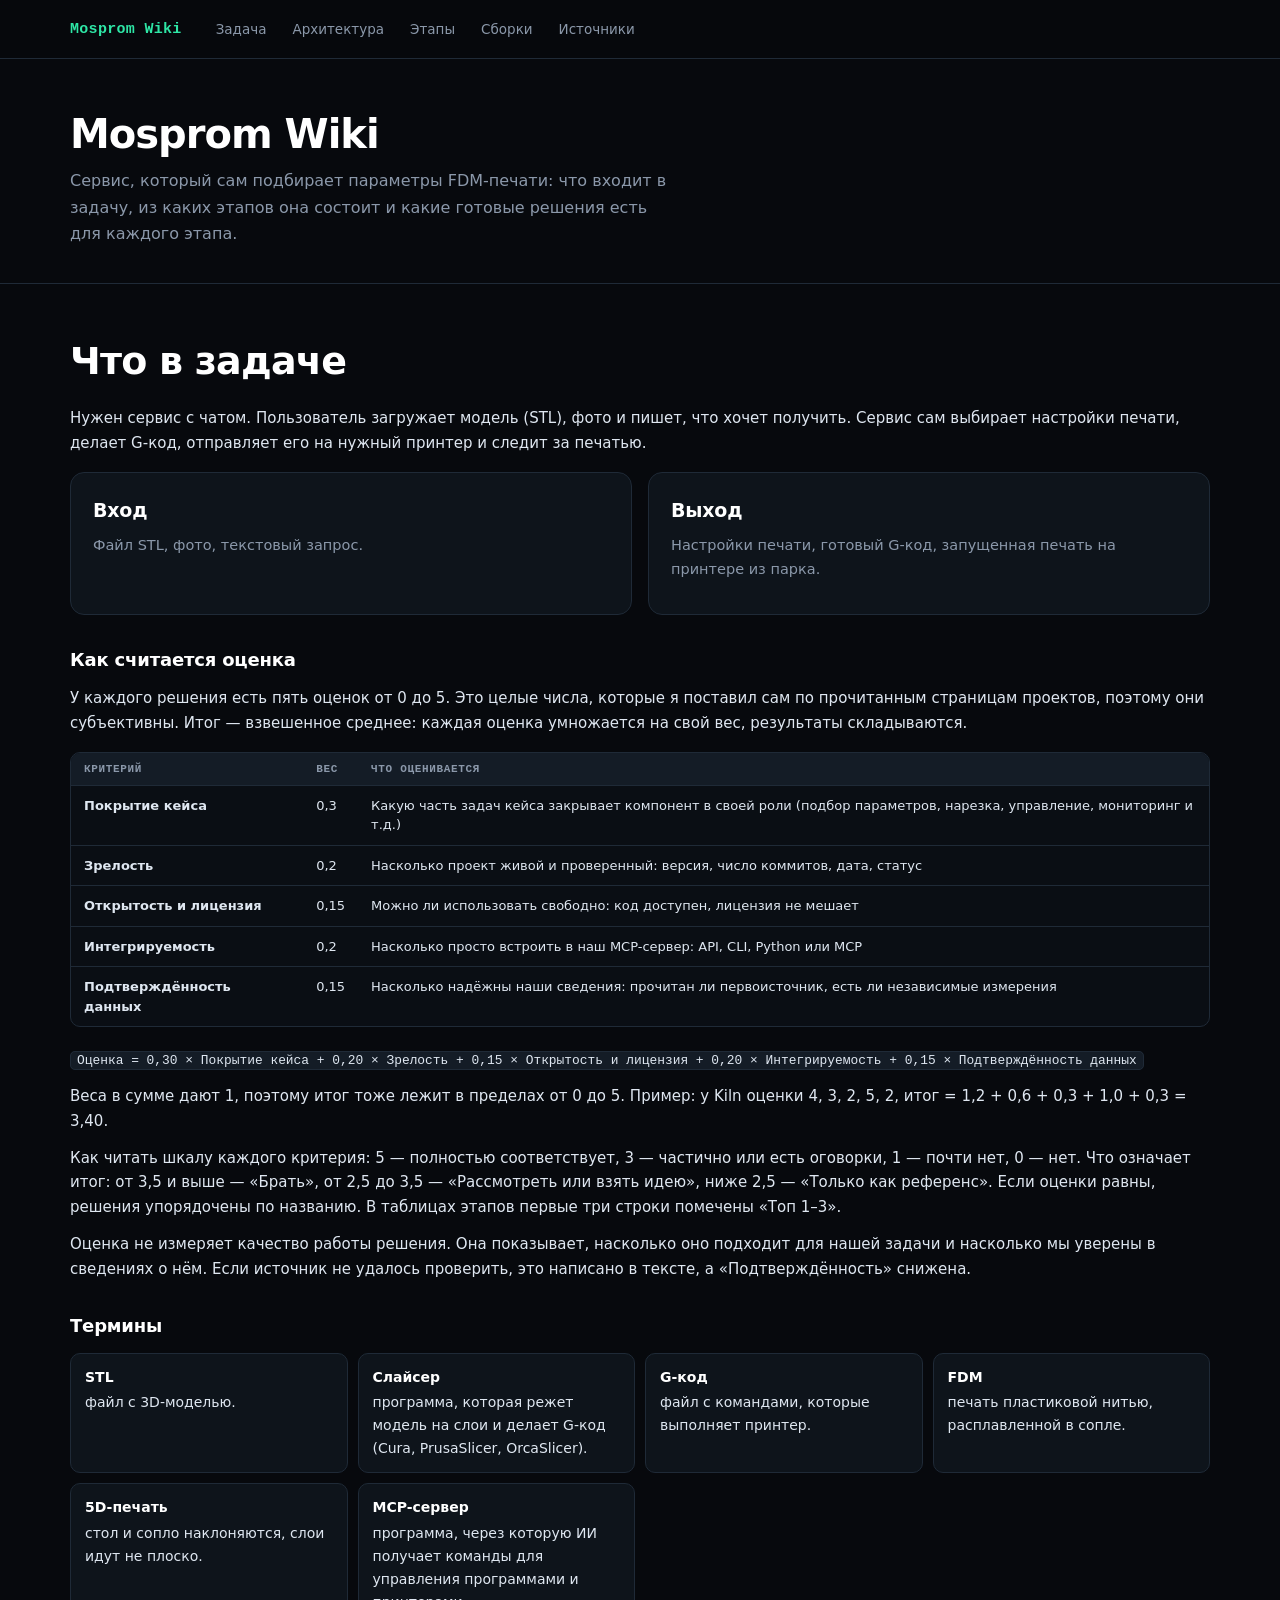
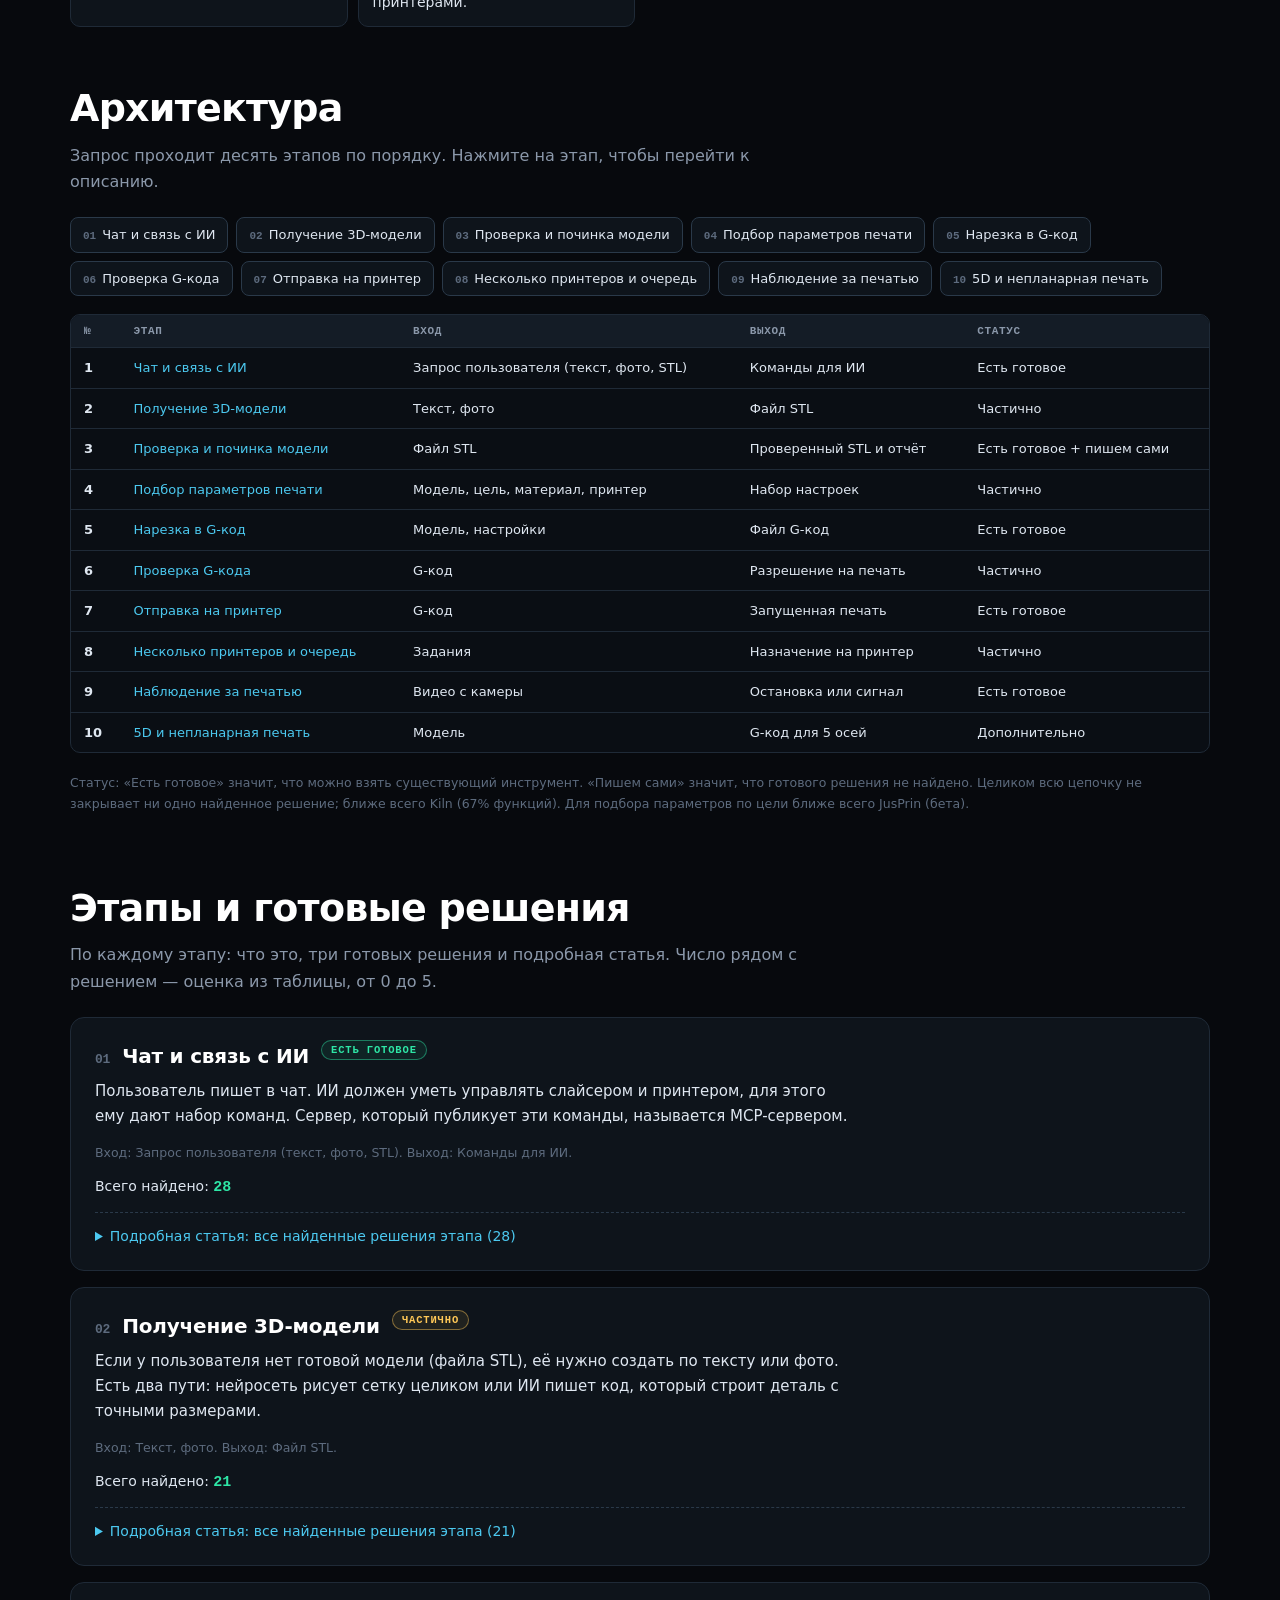
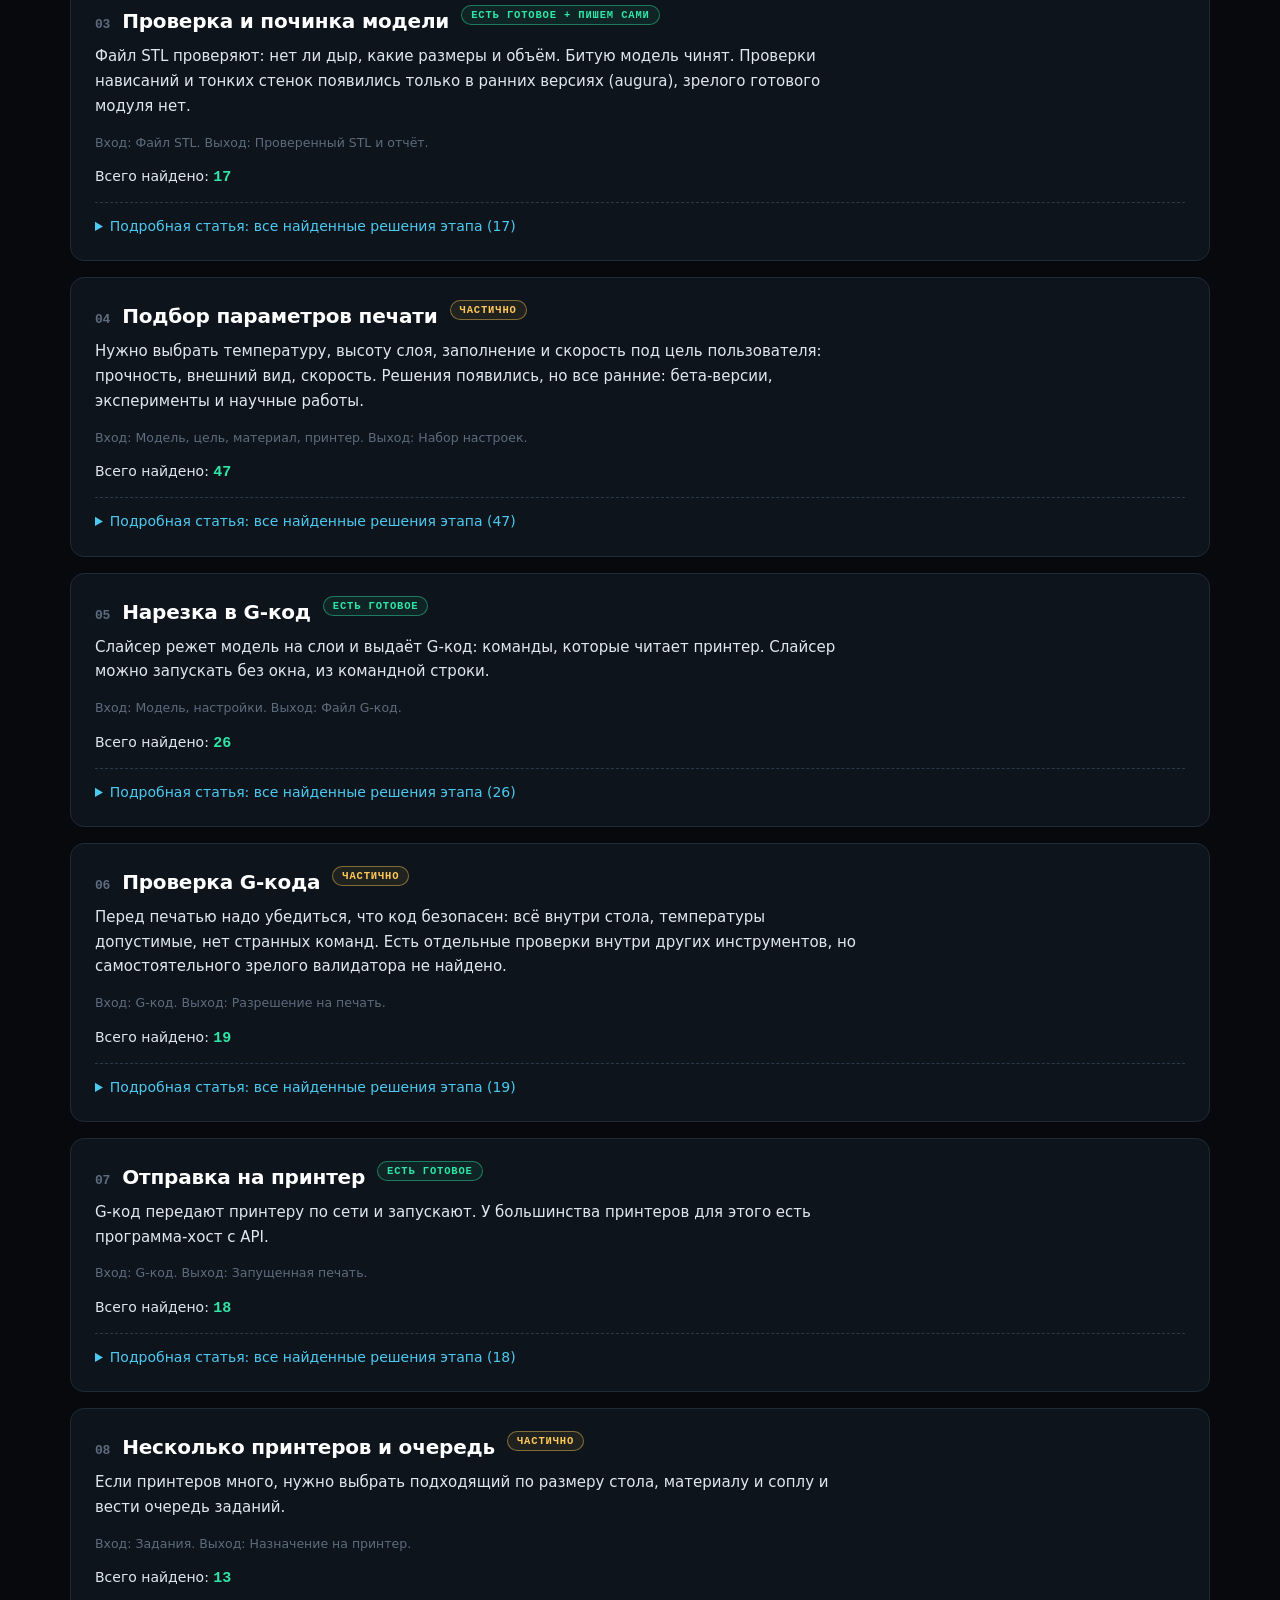
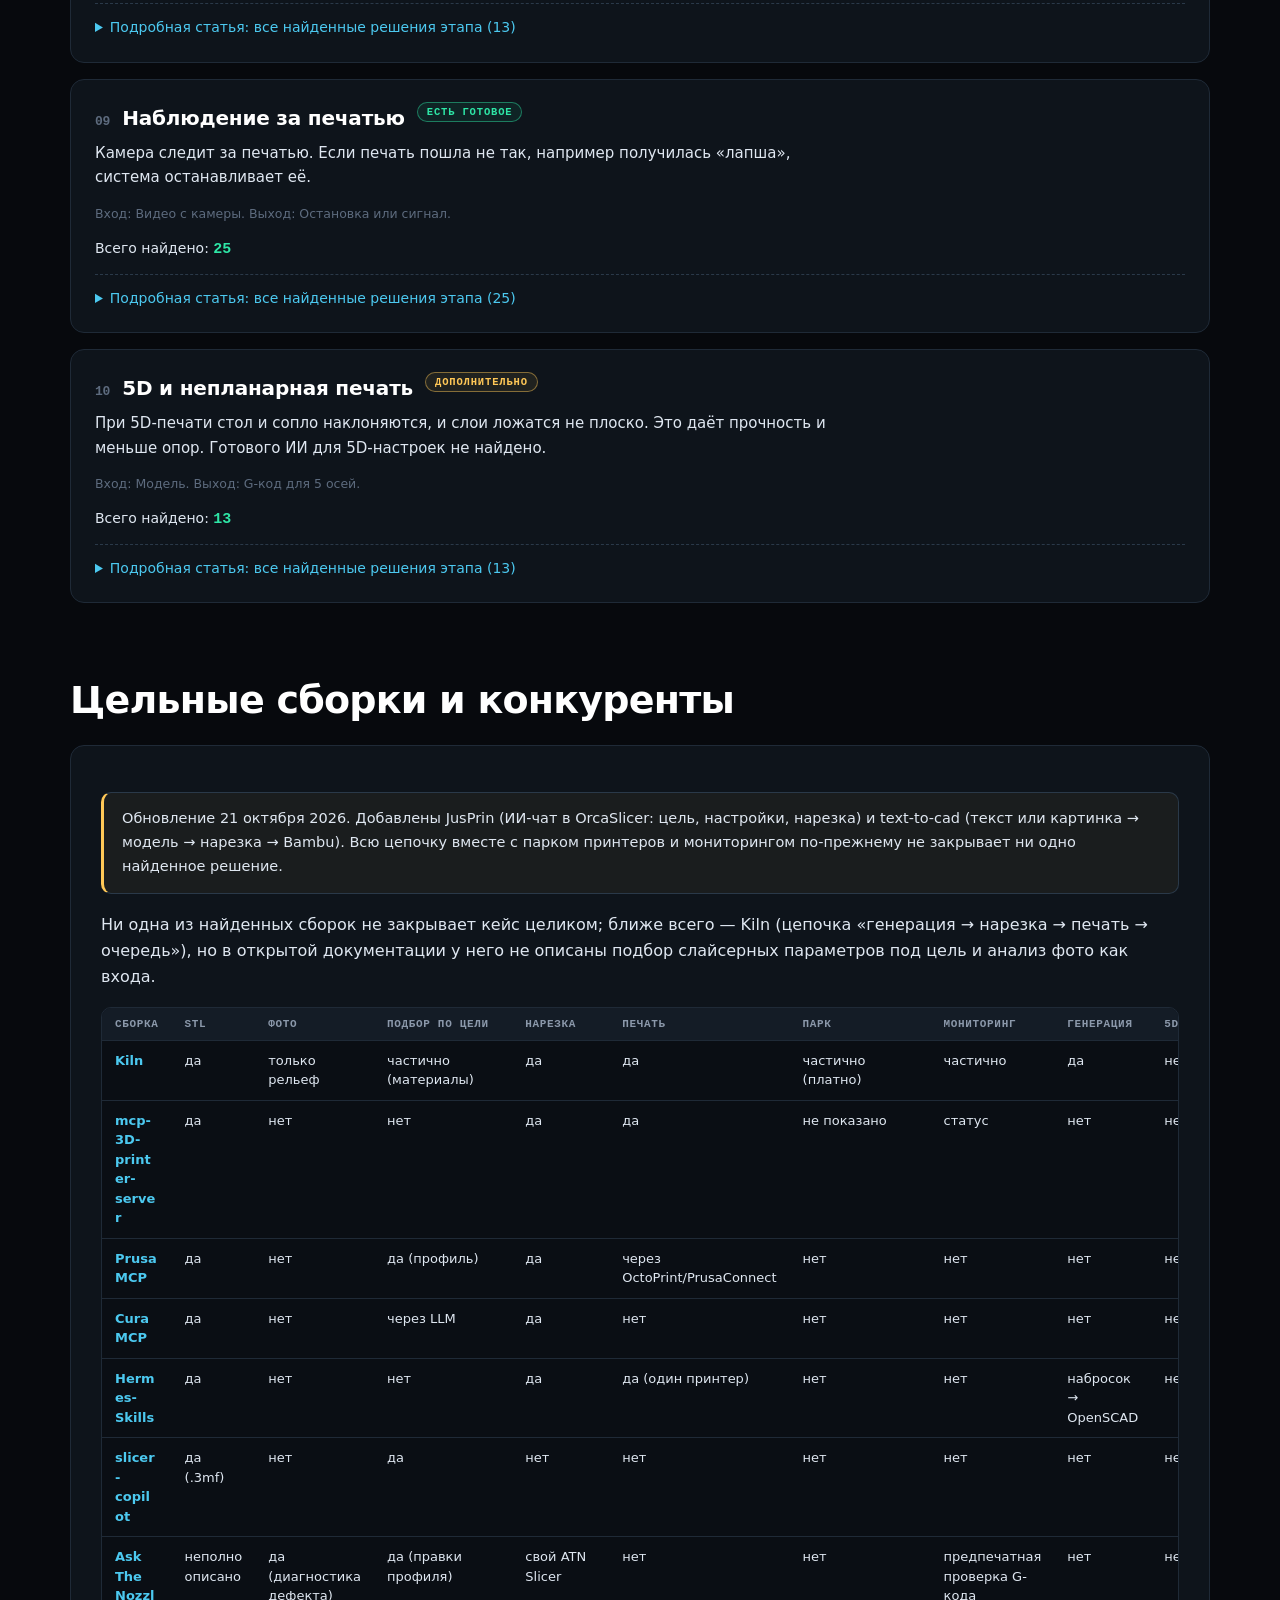
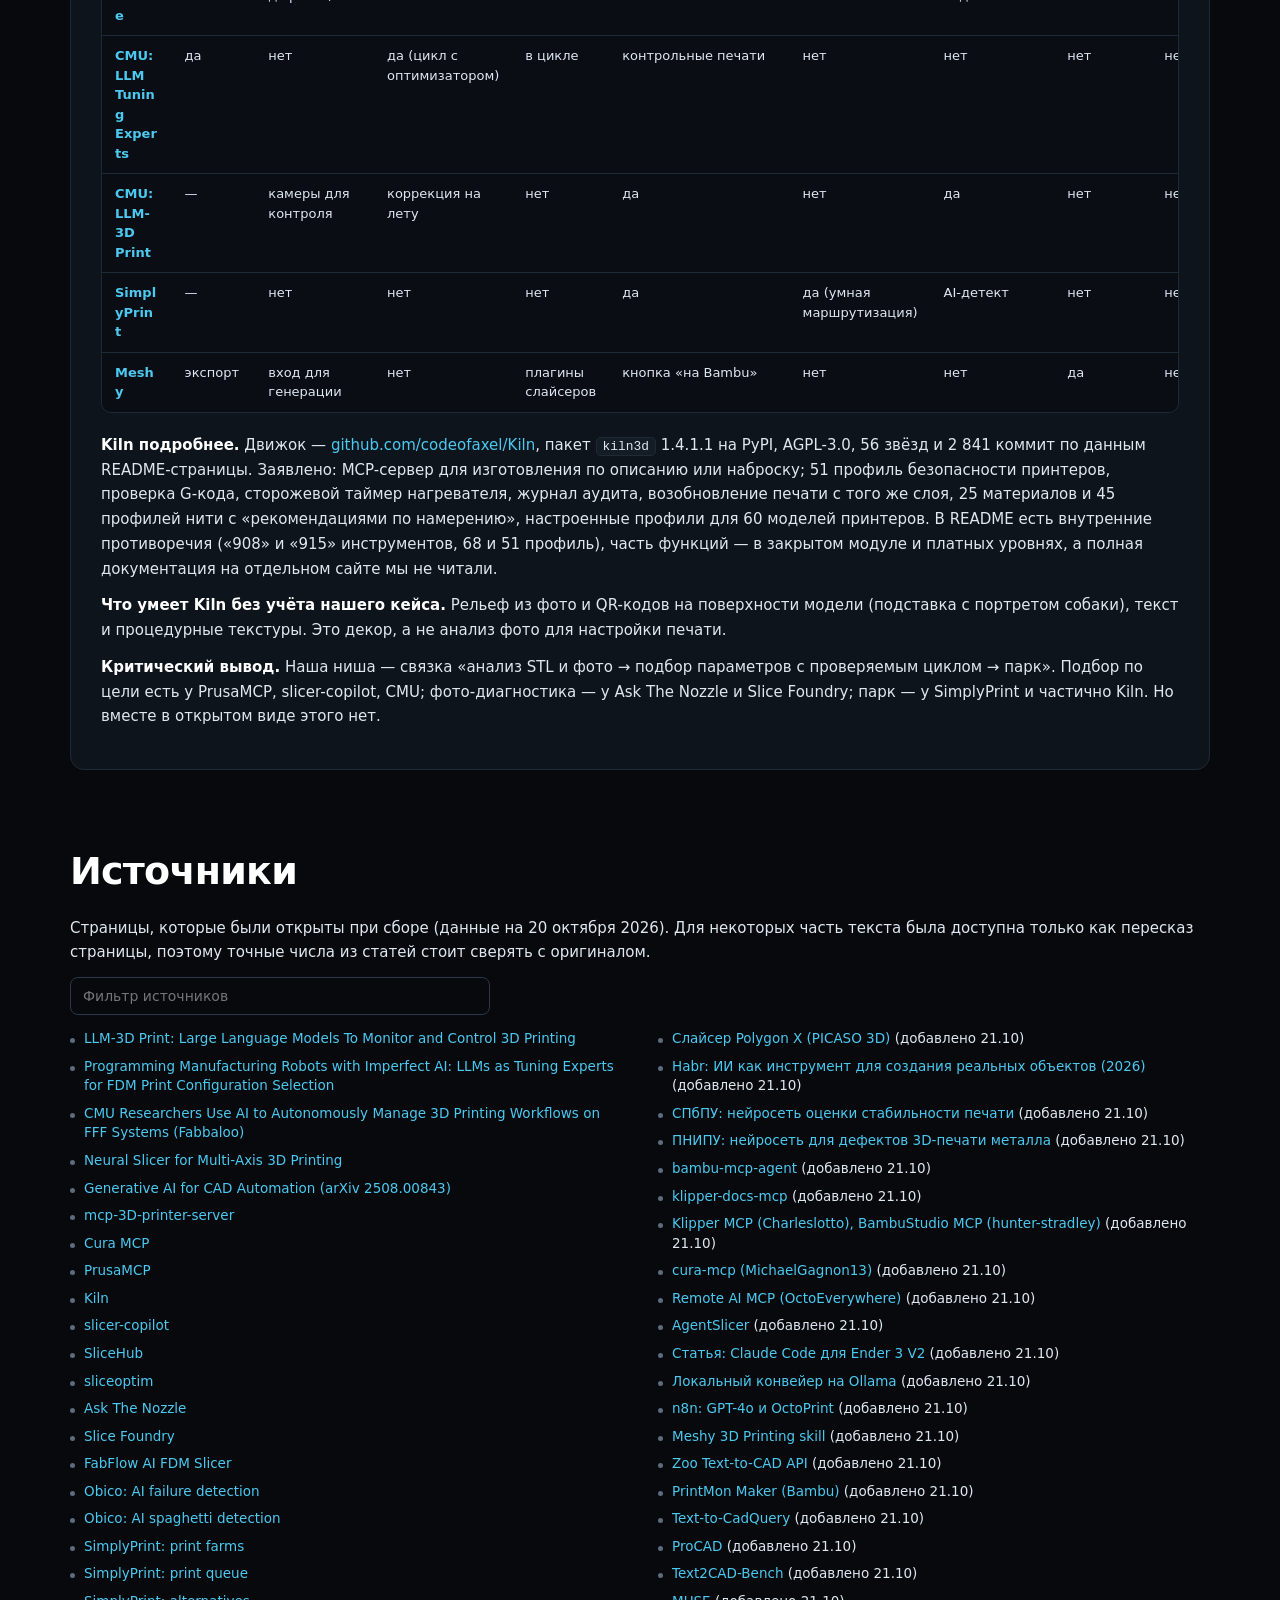
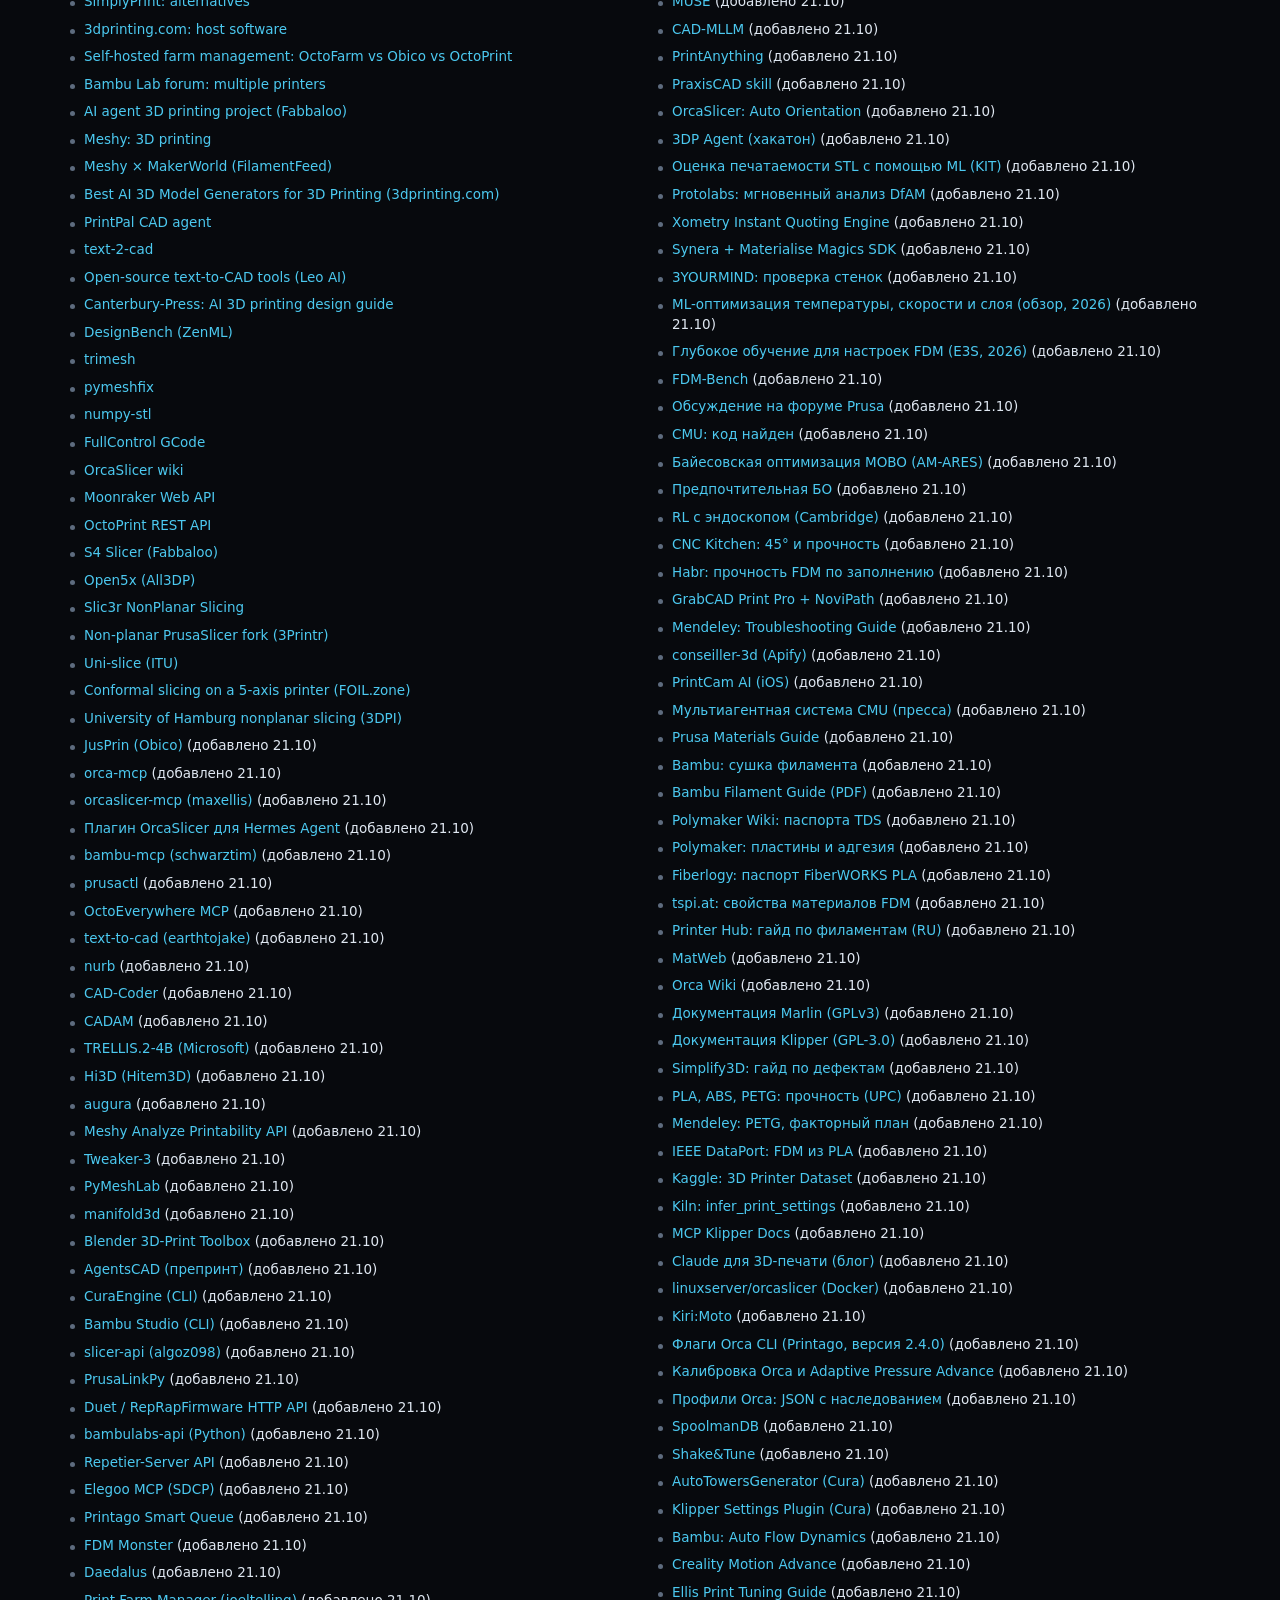
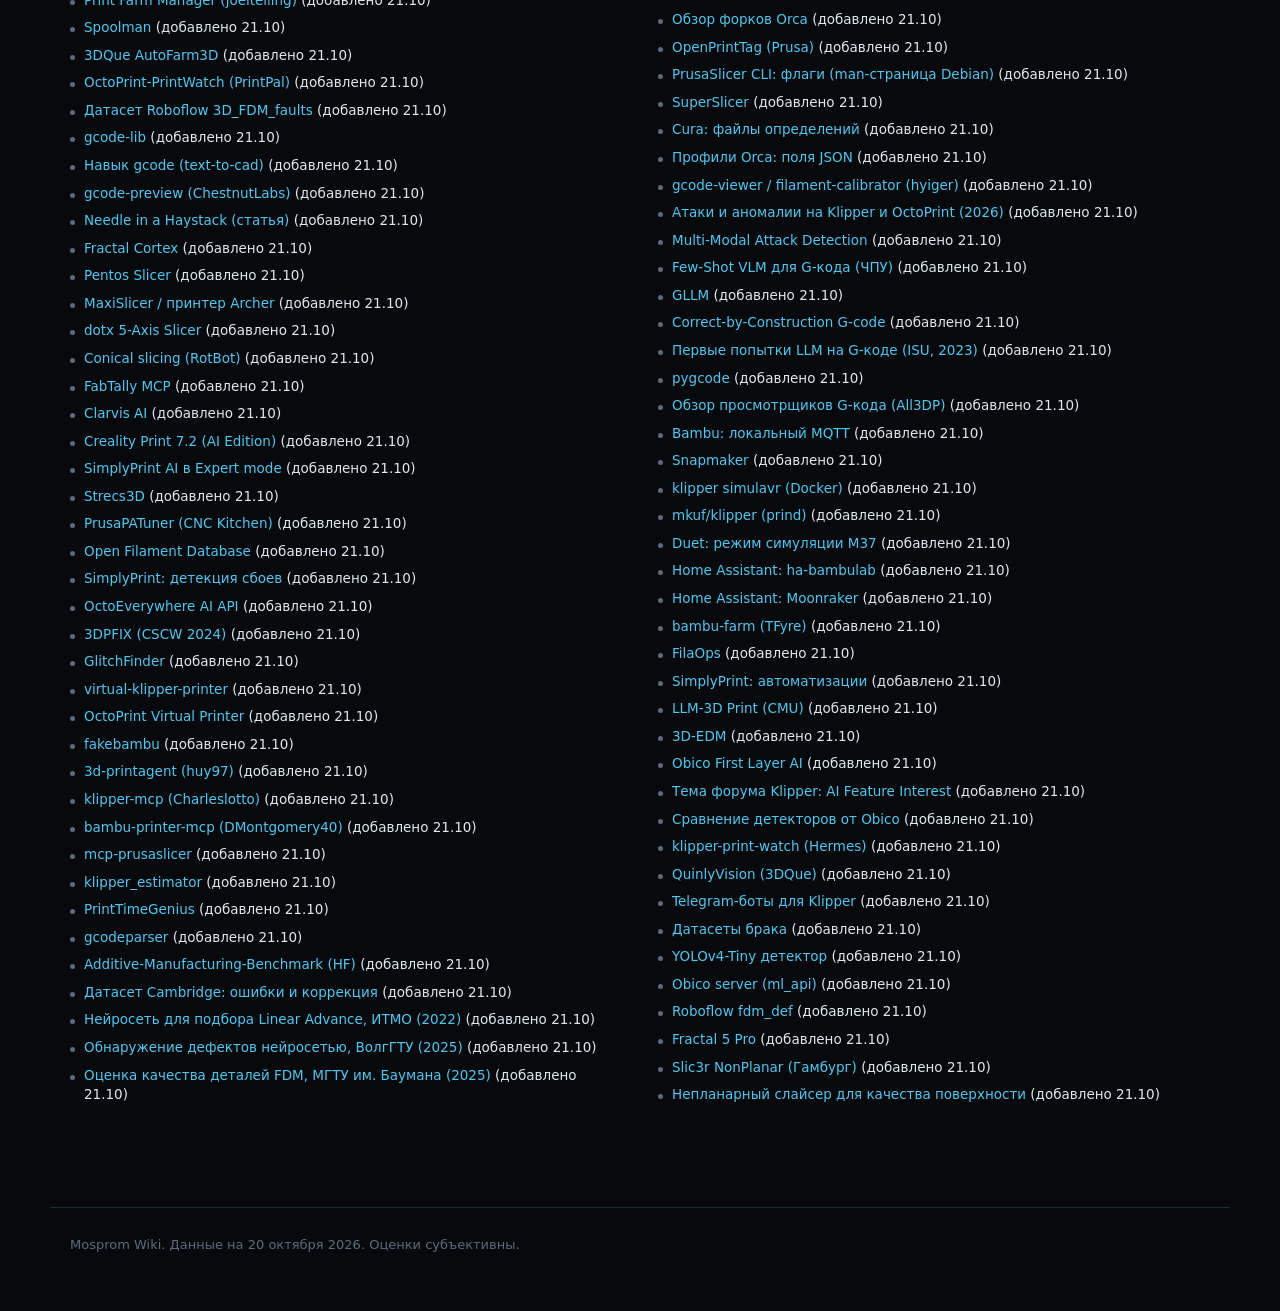
<file: index.html>
<!doctype html>
<html lang="ru"><head><meta charset="utf-8"><meta name="viewport" content="width=device-width,initial-scale=1">
<title>Mosprom Wiki</title>
<meta name="description" content="Mosprom Wiki: этапы ИИ-сервиса подбора параметров FDM-печати, готовые решения и сравнение.">
<meta name="theme-color" content="#07090d">
<link rel="icon" href="data:image/svg+xml,%3Csvg xmlns='http://www.w3.org/2000/svg' viewBox='0 0 32 32'%3E%3Crect width='32' height='32' rx='7' fill='%2307090d'/%3E%3Cpath d='M8 22l8-14 8 14z' fill='none' stroke='%232ee6a6' stroke-width='2.5'/%3E%3C/svg%3E">
<link rel="stylesheet" href="style.css"></head><body>
<a class="skip" href="#main">К содержимому</a>
<header class="top"><div class="top-in"><a class="logo" href="#top">Mosprom Wiki</a><nav aria-label="Разделы"><a href="#task">Задача</a><a href="#arch">Архитектура</a><a href="#stages">Этапы</a><a href="#builds">Сборки</a><a href="#sources">Источники</a></nav></div></header>
<div class="hero" id="top"><div class="hero-in"><h1>Mosprom Wiki</h1><p class="sub">Сервис, который сам подбирает параметры FDM-печати: что входит в задачу, из каких этапов она состоит и какие готовые решения есть для каждого этапа.</p></div></div>
<main id="main">
<section class="blk" id="task"><div class="sh"><h2>Что в задаче</h2></div>
<p>Нужен сервис с чатом. Пользователь загружает модель (STL), фото и пишет, что хочет получить. Сервис сам выбирает настройки печати, делает G-код, отправляет его на нужный принтер и следит за печатью.</p>
<div class="grid g2" style="margin:16px 0">
<div class="card"><h3>Вход</h3><p>Файл STL, фото, текстовый запрос.</p></div>
<div class="card"><h3>Выход</h3><p>Настройки печати, готовый G-код, запущенная печать на принтере из парка.</p></div></div>

<h3>Как считается оценка</h3>
<p>У каждого решения есть пять оценок от 0 до 5. Это целые числа, которые я поставил сам по прочитанным страницам проектов, поэтому они субъективны. Итог — взвешенное среднее: каждая оценка умножается на свой вес, результаты складываются.</p>
<div class="tw"><table><thead><tr><th>Критерий</th><th>Вес</th><th>Что оценивается</th></tr></thead><tbody><tr><td>Покрытие кейса</td><td>0,3</td><td>Какую часть задач кейса закрывает компонент в своей роли (подбор параметров, нарезка, управление, мониторинг и т.д.)</td></tr><tr><td>Зрелость</td><td>0,2</td><td>Насколько проект живой и проверенный: версия, число коммитов, дата, статус</td></tr><tr><td>Открытость и лицензия</td><td>0,15</td><td>Можно ли использовать свободно: код доступен, лицензия не мешает</td></tr><tr><td>Интегрируемость</td><td>0,2</td><td>Насколько просто встроить в наш MCP-сервер: API, CLI, Python или MCP</td></tr><tr><td>Подтверждённость данных</td><td>0,15</td><td>Насколько надёжны наши сведения: прочитан ли первоисточник, есть ли независимые измерения</td></tr></tbody></table></div>
<p class="formula"><code>Оценка = 0,30 × Покрытие кейса + 0,20 × Зрелость + 0,15 × Открытость и лицензия + 0,20 × Интегрируемость + 0,15 × Подтверждённость данных</code></p>
<p>Веса в сумме дают 1, поэтому итог тоже лежит в пределах от 0 до 5. Пример: у Kiln оценки 4, 3, 2, 5, 2, итог = 1,2 + 0,6 + 0,3 + 1,0 + 0,3 = 3,40.</p>
<p>Как читать шкалу каждого критерия: 5 — полностью соответствует, 3 — частично или есть оговорки, 1 — почти нет, 0 — нет. Что означает итог: от 3,5 и выше — «Брать», от 2,5 до 3,5 — «Рассмотреть или взять идею», ниже 2,5 — «Только как референс». Если оценки равны, решения упорядочены по названию. В таблицах этапов первые три строки помечены «Топ 1–3».</p>
<p>Оценка не измеряет качество работы решения. Она показывает, насколько оно подходит для нашей задачи и насколько мы уверены в сведениях о нём. Если источник не удалось проверить, это написано в тексте, а «Подтверждённость» снижена.</p>
<h3>Термины</h3>
<div class="terms"><div><b>STL</b>файл с 3D-моделью.</div><div><b>Слайсер</b>программа, которая режет модель на слои и делает G-код (Cura, PrusaSlicer, OrcaSlicer).</div><div><b>G-код</b>файл с командами, которые выполняет принтер.</div><div><b>FDM</b>печать пластиковой нитью, расплавленной в сопле.</div><div><b>5D-печать</b>стол и сопло наклоняются, слои идут не плоско.</div><div><b>MCP-сервер</b>программа, через которую ИИ получает команды для управления программами и принтерами.</div></div></section>
<section class="blk" id="arch"><div class="sh"><h2>Архитектура</h2><p>Запрос проходит десять этапов по порядку. Нажмите на этап, чтобы перейти к описанию.</p></div>
<div class="flow2"><a href="#s1"><span>01</span>Чат и связь с ИИ</a><a href="#s2"><span>02</span>Получение 3D-модели</a><a href="#s3"><span>03</span>Проверка и починка модели</a><a href="#s4"><span>04</span>Подбор параметров печати</a><a href="#s5"><span>05</span>Нарезка в G-код</a><a href="#s6"><span>06</span>Проверка G-кода</a><a href="#s7"><span>07</span>Отправка на принтер</a><a href="#s8"><span>08</span>Несколько принтеров и очередь</a><a href="#s9"><span>09</span>Наблюдение за печатью</a><a href="#s10"><span>10</span>5D и непланарная печать</a></div>
<div class="tw"><table><thead><tr><th>№</th><th>Этап</th><th>Вход</th><th>Выход</th><th>Статус</th></tr></thead><tbody><tr><td>1</td><td><a href="#s1">Чат и связь с ИИ</a></td><td>Запрос пользователя (текст, фото, STL)</td><td>Команды для ИИ</td><td class="st">Есть готовое</td></tr><tr><td>2</td><td><a href="#s2">Получение 3D-модели</a></td><td>Текст, фото</td><td>Файл STL</td><td class="st">Частично</td></tr><tr><td>3</td><td><a href="#s3">Проверка и починка модели</a></td><td>Файл STL</td><td>Проверенный STL и отчёт</td><td class="st">Есть готовое + пишем сами</td></tr><tr><td>4</td><td><a href="#s4">Подбор параметров печати</a></td><td>Модель, цель, материал, принтер</td><td>Набор настроек</td><td class="st">Частично</td></tr><tr><td>5</td><td><a href="#s5">Нарезка в G-код</a></td><td>Модель, настройки</td><td>Файл G-код</td><td class="st">Есть готовое</td></tr><tr><td>6</td><td><a href="#s6">Проверка G-кода</a></td><td>G-код</td><td>Разрешение на печать</td><td class="st">Частично</td></tr><tr><td>7</td><td><a href="#s7">Отправка на принтер</a></td><td>G-код</td><td>Запущенная печать</td><td class="st">Есть готовое</td></tr><tr><td>8</td><td><a href="#s8">Несколько принтеров и очередь</a></td><td>Задания</td><td>Назначение на принтер</td><td class="st">Частично</td></tr><tr><td>9</td><td><a href="#s9">Наблюдение за печатью</a></td><td>Видео с камеры</td><td>Остановка или сигнал</td><td class="st">Есть готовое</td></tr><tr><td>10</td><td><a href="#s10">5D и непланарная печать</a></td><td>Модель</td><td>G-код для 5 осей</td><td class="st">Дополнительно</td></tr></tbody></table></div>
<p class="hint">Статус: «Есть готовое» значит, что можно взять существующий инструмент. «Пишем сами» значит, что готового решения не найдено. Целиком всю цепочку не закрывает ни одно найденное решение; ближе всего Kiln (67% функций). Для подбора параметров по цели ближе всего JusPrin (бета).</p></section>
<section class="blk" id="stages"><div class="sh"><h2>Этапы и готовые решения</h2><p>По каждому этапу: что это, три готовых решения и подробная статья. Число рядом с решением — оценка из таблицы, от 0 до 5.</p></div><article class="stage" id="s1"><h3><span class="n">01</span>Чат и связь с ИИ <span class="badge b-take">Есть готовое</span></h3><p class="what">Пользователь пишет в чат. ИИ должен уметь управлять слайсером и принтером, для этого ему дают набор команд. Сервер, который публикует эти команды, называется MCP-сервером.</p><p class="hint">Вход: Запрос пользователя (текст, фото, STL). Выход: Команды для ИИ.</p><p class="total">Всего найдено: <b>28</b></p><details><summary>Подробная статья: все найденные решения этапа (28)</summary><div class="art"><div class="tw"><table class="dt"><thead><tr><th>№</th><th>Решение</th><th>Описание</th><th>Лицензия, версия</th><th>Оценка</th></tr></thead><tbody><tr class="tp"><td>1</td><td><a href="https://pypi.org/project/mcp/" target="_blank" rel="noopener noreferrer">MCP SDK (Python)</a><br><span class="top-tag t1">Топ 1</span> </td><td><p><b>Что это.</b> Официальная библиотека для создания MCP-сервера: через неё публикуются инструменты для ИИ.</p><p><b>Как пригодится у нас.</b> Основа нашего сервера.</p><p><b>Ограничения.</b> Сама задач печати не решает.</p></td><td>MIT, mcp 2.3.0</td><td class="num">3,95<br><small>2·5·5·5·4</small></td></tr><tr class="tp"><td>2</td><td><a href="https://github.com/makermate/clarvis-ai" target="_blank" rel="noopener noreferrer">Clarvis AI</a><br><span class="top-tag t2">Топ 2</span> </td><td><p><b>Что это.</b> Чат-бот в Telegram, Discord и WhatsApp. Пользователь пишет текст или присылает фото или видео, бот делает модель, режет её и отправляет на печать.</p><p><b>Как пригодится у нас.</b> Ближе всего к нашему сценарию «чат → печать». Можно взять как образец, как соединить чат, нарезку (CuraEngine) и принтер (Moonraker или PrusaLink).</p><p><b>Ограничения.</b> Параметры печати сам не подбирает. Использует облачные модели (Gemini 2.5 Flash, FAL), поэтому фото и запросы уходят во внешний сервис.</p></td><td>MIT, 205 звёзд</td><td class="num">3,60<br><small>3·3·5·3·5</small></td></tr><tr class="tp"><td>3</td><td><a href="https://mcpservers.org/ru/servers/DMontgomery40/mcp-3D-printer-server" target="_blank" rel="noopener noreferrer">mcp-3D-printer-server</a><br><span class="top-tag t3">Топ 3</span> </td><td><p><b>Что это.</b> Готовый MCP-сервер: ИИ получает команды для работы с принтерами и слайсерами разных производителей. Перед стартом печати просит подтверждение.</p><p><b>Как пригодится у нас.</b> Можно взять как основу сервера или как список нужных команд. Подтверждение перед стартом полезно для безопасности.</p><p><b>Ограничения.</b> Умного подбора параметров нет, управление парком не показано. Лицензия GPL-2.0 ограничивает встраивание в закрытый продукт.</p></td><td>GPL-2.0, npm 1.2.12</td><td class="num">3,60<br><small>3·4·3·5·3</small></td></tr><tr class=""><td>4</td><td><a href="https://github.com/codeofaxel/Kiln" target="_blank" rel="noopener noreferrer">Kiln</a><br></td><td><p><b>Что это.</b> Самый широкий набор в одном проекте: генерация модели, нарезка, печать, очередь и проверки безопасности.</p><p><b>Как пригодится у нас.</b> Хороший образец, как устроена вся цепочка, и источник идей для проверки G-кода (validate_gcode).</p><p><b>Ограничения.</b> Часть функций платная. В описании противоречивые цифры. Подбор параметров не описан. Лицензия AGPL-3.0 требует открывать код при встраивании.</p></td><td>AGPL-3.0, PyPI 1.4.1.1</td><td class="num">3,40<br><small>4·3·2·5·2</small></td></tr><tr class=""><td>5</td><td><a href="https://glama.ai/mcp/servers/Noosbai/PrusaMCP" target="_blank" rel="noopener noreferrer">PrusaMCP</a><br></td><td><p><b>Что это.</b> MCP-сервер для PrusaSlicer. Умеет советовать профиль с обоснованием и анализировать сетку модели.</p><p><b>Как пригодится у нас.</b> Единственный в этой группе с готовой командой «рекомендовать профиль». Можно изучить, как он объясняет выбор.</p><p><b>Ограничения.</b> Работает только с PrusaSlicer. Проект помечен как неактивный. Правила подбора не раскрыты.</p></td><td>MIT, v1.0.0</td><td class="num">3,35<br><small>3·2·5·5·2</small></td></tr><tr class=""><td>6</td><td><a href="https://hermes-agent.nousresearch.com/docs/plugins/orcaslicer" target="_blank" rel="noopener noreferrer">Плагин OrcaSlicer для Hermes Agent</a><br></td><td><p><b>Что это.</b> Плагин для агента Hermes: готовит печать в OrcaSlicer, проверяет температуры и тип стола, отправляет на разные принтеры.</p><p><b>Как пригодится у нас.</b> Показывает рабочий путь «Orca → проверка → принтер» с поддержкой OctoPrint, Moonraker, Bambu, PrusaLink, Duet и Flashforge.</p><p><b>Ограничения.</b> Часть протоколов ещё не проверена на реальных принтерах. Версия 0.5.0, возможна связь с проектом Hermes-Skills.</p></td><td>MIT, 0.5.0</td><td class="num">3,30<br><small>3·2·5·4·3</small></td></tr><tr class=""><td>7</td><td><a href="https://pypi.org/project/orca-mcp/" target="_blank" rel="noopener noreferrer">orca-mcp</a><br></td><td><p><b>Что это.</b> MCP-обёртка над командной строкой OrcaSlicer. Режет модель, перебирает значения одного параметра (до 12) и показывает таблицу сравнения, разбирает слои G-кода.</p><p><b>Как пригодится у нас.</b> Полезна для этапа подбора: перебор значений и сравнение результатов можно использовать как «пробные нарезки».</p><p><b>Ограничения.</b> Ранняя альфа-версия 0.1.0. Нужен OrcaSlicer 2.x.</p></td><td>MIT, 0.1.0 alpha</td><td class="num">3,25<br><small>3·1·5·4·4</small></td></tr><tr class=""><td>8</td><td><a href="https://glama.ai/mcp/servers/trevin-lee/prusactl" target="_blank" rel="noopener noreferrer">prusactl</a><br></td><td><p><b>Что это.</b> Программа на Go (MCP и командная строка) для принтеров Prusa: статус, загрузка и запуск печати, очередь, история.</p><p><b>Как пригодится у нас.</b> Готовый мост к принтерам Prusa через PrusaLink или Prusa Connect.</p><p><b>Ограничения.</b> Только Prusa. Нарезки и подбора параметров нет.</p></td><td>MIT</td><td class="num">3,20<br><small>2·3·5·4·3</small></td></tr><tr class=""><td>9</td><td><a href="https://www.getdrio.com/mcp/com-fabtally-slicer/md" target="_blank" rel="noopener noreferrer">FabTally MCP</a><br></td><td><p><b>Что это.</b> Облачный MCP-сервис с 13 инструментами: нарезка, проверка печатаемости, ориентация, рекомендация настроек, расчёт цены.</p><p><b>Как пригодится у нас.</b> Есть инструмент recommend_settings, то есть готовая точка для сравнения с нашим подбором.</p><p><b>Ограничения.</b> Закрытый сервис без лицензии. Неизвестно, какой слайсер внутри и есть ли там ИИ. 13 принтеров, 12 материалов, только сопло 0,4. Бесплатно в пределах дневных лимитов, выдача G-кода платная.</p></td><td>Закрытый сервис, лицензии нет</td><td class="num">3,15<br><small>4·2·2·4·3</small></td></tr><tr class=""><td>10</td><td><a href="https://github.com/maxellis/orcaslicer-mcp" target="_blank" rel="noopener noreferrer">orcaslicer-mcp (maxellis)</a><br></td><td><p><b>Что это.</b> Claude управляет запущенным OrcaSlicer: меняет настройки, режет, оценивает время и расход, проверяет профиль на физическую реалистичность.</p><p><b>Как пригодится у нас.</b> Показывает, как давать ИИ управление самим слайсером, а не только его командной строкой.</p><p><b>Ограничения.</b> Нужен специальный форк Orca с локальным API. Печать не запускает. Лицензия AGPL-3.0.</p></td><td>AGPL-3.0, 73 звезды</td><td class="num">3,10<br><small>3·2·3·3·5</small></td></tr><tr class=""><td>11</td><td><a href="https://github.com/huy97/3d-printagent" target="_blank" rel="noopener noreferrer">3d-printagent (huy97)</a><br></td><td><p><b>Что это.</b> Локальный агент для нескольких принтеров: нарезка через Orca или Bambu Studio, очередь, REST, WebSocket и MCP (34 инструмента).</p><p><b>Как пригодится у нас.</b> Похож на нашу целевую архитектуру: агент, очередь и несколько принтеров в одном месте.</p><p><b>Ограничения.</b> Очень молодой проект: 4 коммита, надёжность не подтверждена.</p></td><td>MIT, 4 коммита</td><td class="num">3,05<br><small>3·1·5·3·4</small></td></tr><tr class=""><td>12</td><td><a href="https://github.com/Charleslotto/klipper-mcp" target="_blank" rel="noopener noreferrer">klipper-mcp (Charleslotto)</a><br></td><td><p><b>Что это.</b> MCP для принтеров на Klipper через Moonraker, больше 100 инструментов. Есть защита: флаг ARMED, режим READ_ONLY, PIN и журнал действий.</p><p><b>Как пригодится у нас.</b> Хороший образец защиты от случайных команд: режим «только чтение» и явное включение опасных действий.</p><p><b>Ограничения.</b> Нарезки нет. Glama отмечает проект как устаревший.</p></td><td>MIT, 24 звезды</td><td class="num">2,95<br><small>2·2·5·3·4</small></td></tr><tr class=""><td>13</td><td><a href="https://glama.ai/mcp/servers/schwarztim/bambu-mcp" target="_blank" rel="noopener noreferrer">bambu-mcp (schwarztim)</a><br></td><td><p><b>Что это.</b> MCP для Bambu P1, X1 и A1 по локальной сети (MQTT и FTPS): печать, пауза, G-код, температуры, камера, AMS.</p><p><b>Как пригодится у нас.</b> Даёт управление принтерами Bambu без облака.</p><p><b>Ограничения.</b> Число инструментов в описании расходится. Нарезки нет.</p></td><td>MIT</td><td class="num">2,80<br><small>2·2·5·3·3</small></td></tr><tr class=""><td>14</td><td><a href="https://jsr.io/@casys/mcp-prusaslicer@0.2.0" target="_blank" rel="noopener noreferrer">mcp-prusaslicer</a><br></td><td><p><b>Что это.</b> MCP-обёртка над PrusaSlicer на TypeScript.</p><p><b>Как пригодится у нас.</b> Вариант для нарезки в PrusaSlicer через MCP.</p><p><b>Ограничения.</b> Список инструментов на странице не показан, глубину поддержки оценить нельзя.</p></td><td>MIT</td><td class="num">2,80<br><small>2·2·5·3·3</small></td></tr><tr class=""><td>15</td><td><a href="https://mcp.so/servers/elegoo-mcp-server" target="_blank" rel="noopener noreferrer">Elegoo MCP (SDCP)</a><br></td><td><p><b>Что это.</b> Локальный MCP для принтеров Elegoo: статус, камера, пауза, запуск.</p><p><b>Как пригодится у нас.</b> Подключение принтеров Elegoo.</p><p><b>Ограничения.</b> Без температур и движения. Лицензия не указана.</p></td><td>Лицензия не указана</td><td class="num">2,65<br><small>2·2·3·3·4</small></td></tr><tr class=""><td>16</td><td><a href="https://www.fabbaloo.com/news/ai-agent-3d-printing-project-shows-automated-printer-control" target="_blank" rel="noopener noreferrer">Hermes-Skills (Flashforge)</a><br></td><td><p><b>Что это.</b> Демо-проект для одного принтера Flashforge AD5X: нарезка в Orca, запуск печати, наброски деталей в OpenSCAD.</p><p><b>Как пригодится у нас.</b> Годится как короткий пример связки «ИИ → Orca → принтер».</p><p><b>Ограничения.</b> Один принтер, очереди нет.</p></td><td>Открытый, GitHub ciberjohn/Hermes-Skills</td><td class="num">2,60<br><small>2·1·5·3·3</small></td></tr><tr class=""><td>17</td><td><a href="https://github.com/DMontgomery40/bambu-printer-mcp" target="_blank" rel="noopener noreferrer">bambu-printer-mcp (DMontgomery40)</a><br></td><td><p><b>Что это.</b> Форк mcp-3D-printer-server только для Bambu: STL, нарезка по шаблонам, 3MF с AMS.</p><p><b>Как пригодится у нас.</b> Узкий, но рабочий вариант для парка из принтеров Bambu.</p><p><b>Ограничения.</b> Только Bambu. Лицензия GPL-2.0.</p></td><td>GPL-2.0, 137 звёзд</td><td class="num">2,50<br><small>2·3·2·2·4</small></td></tr><tr class=""><td>18</td><td><a href="https://blog.octoeverywhere.com/mcp-server-for-3d-printing/" target="_blank" rel="noopener noreferrer">OctoEverywhere MCP</a><br></td><td><p><b>Что это.</b> Облачный MCP: статус принтера, снимок с камеры, пауза, продолжение, отмена.</p><p><b>Как пригодится у нас.</b> Быстрый способ дать ИИ доступ к состоянию принтера и камере удалённо.</p><p><b>Ограничения.</b> Параметры не подбирает. Облачный сервис, лицензия не указана.</p></td><td>Облако, лицензия не указана</td><td class="num">2,40<br><small>1·3·2·3·4</small></td></tr><tr class=""><td>19</td><td><a href="https://cdn.jsdelivr.net/gh/AuraFriday/cura_mcp@main/README.md" target="_blank" rel="noopener noreferrer">Cura MCP</a><br></td><td><p><b>Что это.</b> MCP, который управляет программой Cura: настройки, нарезка, ориентация.</p><p><b>Как пригодится у нас.</b> Только как пример подхода, если команда выберет Cura.</p><p><b>Ограничения.</b> Принтерами не управляет, нужен отдельный MCP-Link. Код закрыт.</p></td><td>Проприетарная</td><td class="num">2,25<br><small>2·3·1·3·2</small></td></tr><tr><td>20</td><td><a href="https://github.com/SpunkyBlade/bambu-mcp-agent" target="_blank" rel="noopener noreferrer">bambu-mcp-agent</a></td><td><p>Читает 3MF, сравнивает режимы Fast, Balanced, Strong в Orca. Неактивный пример.</p></td><td>см. описание</td><td class="num">без оценки</td></tr><tr><td>21</td><td><a href="https://glama.ai/mcp/servers/id-ex/klipper-docs-mcp" target="_blank" rel="noopener noreferrer">klipper-docs-mcp</a></td><td><p>Поиск по документации Klipper для агента.</p></td><td>см. описание</td><td class="num">без оценки</td></tr><tr><td>22</td><td><a href="https://glama.ai/mcp/servers/Charleslotto/klipper-mcp" target="_blank" rel="noopener noreferrer">Klipper MCP (Charleslotto), BambuStudio MCP (hunter-stradley)</a></td><td><p>Видны только в выдаче: README закрыт роботам. <em>Не проверено: сведения только из выдачи или с оговорками.</em></p></td><td>см. описание</td><td class="num">без оценки</td></tr><tr><td>23</td><td><a href="https://glama.ai/mcp/servers/MichaelGagnon13/cura-mcp/tools/slice" target="_blank" rel="noopener noreferrer">cura-mcp (MichaelGagnon13)</a></td><td><p>STL → G-код через CuraEngine; видел только карточку.</p></td><td>см. описание</td><td class="num">без оценки</td></tr><tr><td>24</td><td><a href="https://help.octoeverywhere.com/help-docs/remote-ai-mcp-server/get-started" target="_blank" rel="noopener noreferrer">Remote AI MCP (OctoEverywhere)</a></td><td><p>Облачный MCP для Claude, ChatGPT, Gemini; права настраиваются.</p></td><td>см. описание</td><td class="num">без оценки</td></tr><tr><td>25</td><td><a href="https://github.com/3dstisk/AgentSlicer" target="_blank" rel="noopener noreferrer">AgentSlicer</a></td><td><p>Форк Orca с файлами для агентов; отличий от оригинала не найдено.</p></td><td>см. описание</td><td class="num">без оценки</td></tr><tr><td>26</td><td><a href="https://njannasch.dev/blog/reviving-ender3-v2-klipper-mainsail/" target="_blank" rel="noopener noreferrer">Статья: Claude Code для Ender 3 V2</a></td><td><p>Claude Code по SSH настроил Klipper и собрал быстрый профиль Orca.</p></td><td>см. описание</td><td class="num">без оценки</td></tr><tr><td>27</td><td><a href="https://localaimaster.com/blog/local-ai-3d-printing" target="_blank" rel="noopener noreferrer">Локальный конвейер на Ollama</a></td><td><p>Qwen пишет код, trimesh чинит, слайсинг через CLI; маркетинговый обзор.</p></td><td>см. описание</td><td class="num">без оценки</td></tr><tr><td>28</td><td><a href="https://www.neura.market/workflow/control-3d-printer-with-gpt-4o-octoprint-api" target="_blank" rel="noopener noreferrer">n8n: GPT-4o и OctoPrint</a></td><td><p>Платный шаблон чат-агента для OctoPrint.</p></td><td>см. описание</td><td class="num">без оценки</td></tr></tbody></table></div><p class="hint">Сначала решения с оценкой (в порядке убывания), первые три помечены «Топ». Ниже — найденное без оценки: у них нет пяти оценок, только описание. Оценка от 0 до 5, пять чисел под ней: покрытие кейса · зрелость · открытость и лицензия · интегрируемость · подтверждённость данных. Они субъективны, расчёт описан в начале страницы.</p></div></details></article><article class="stage" id="s2"><h3><span class="n">02</span>Получение 3D-модели <span class="badge b-part">Частично</span></h3><p class="what">Если у пользователя нет готовой модели (файла STL), её нужно создать по тексту или фото. Есть два пути: нейросеть рисует сетку целиком или ИИ пишет код, который строит деталь с точными размерами.</p><p class="hint">Вход: Текст, фото. Выход: Файл STL.</p><p class="total">Всего найдено: <b>21</b></p><details><summary>Подробная статья: все найденные решения этапа (21)</summary><div class="art"><div class="tw"><table class="dt"><thead><tr><th>№</th><th>Решение</th><th>Описание</th><th>Лицензия, версия</th><th>Оценка</th></tr></thead><tbody><tr class="tp"><td>1</td><td><a href="https://github.com/earthtojake/text-to-cad" target="_blank" rel="noopener noreferrer">text-to-cad (earthtojake)</a><br><span class="top-tag t1">Топ 1</span> </td><td><p><b>Что это.</b> Набор навыков для ИИ-агента: по тексту или картинке строит модель, проверяет технологичность, делает чертежи, режет в Orca по вашим пресетам и отправляет на Bambu.</p><p><b>Как пригодится у нас.</b> Самое близкое к цепочке «запрос → модель → печать». Подходит и как этап 2, и как образец всей архитектуры.</p><p><b>Ограничения.</b> Параметры печати не подбирает. Нужен uv. Телеметрия включена по умолчанию.</p></td><td>MIT, 21 тыс. звёзд</td><td class="num">3,95<br><small>4·3·5·4·4</small></td></tr><tr class="tp"><td>2</td><td><a href="https://www.getleo.ai/blog/open-source-text-to-cad-tools-free" target="_blank" rel="noopener noreferrer">CadQuery + LLM</a><br><span class="top-tag t2">Топ 2</span> </td><td><p><b>Что это.</b> ИИ пишет код на Python, код строит точную параметрическую деталь.</p><p><b>Как пригодится у нас.</b> Лучший путь для функциональных деталей с точными размерами.</p><p><b>Ограничения.</b> Органика и сложные поверхности получаются плохо. Пространственное мышление языковых моделей слабое.</p></td><td>Apache-2.0, 2.8.0</td><td class="num">3,70<br><small>3·4·5·4·3</small></td></tr><tr class="tp"><td>3</td><td><a href="https://huggingface.co/microsoft/TRELLIS.2-4B/blob/main/README.md" target="_blank" rel="noopener noreferrer">TRELLIS.2-4B (Microsoft)</a><br><span class="top-tag t3">Топ 3</span> </td><td><p><b>Что это.</b> Нейросеть делает 3D-меш из одной фотографии.</p><p><b>Как пригодится у нас.</b> Открытый путь «фото → модель» без облака.</p><p><b>Ограничения.</b> Нужна видеокарта от 24 ГБ, только Linux и NVIDIA. В сырой сетке бывают дыры, нужна починка.</p></td><td>MIT, нужна GPU от 24 ГБ</td><td class="num">3,45<br><small>3·3·5·3·4</small></td></tr><tr class=""><td>4</td><td><a href="https://3dprinting.com/software-guides/ai-3d-model-generators/" target="_blank" rel="noopener noreferrer">Hunyuan3D (локально)</a><br></td><td><p><b>Что это.</b> Открытая модель генерации 3D, запускается у себя на видеокарте.</p><p><b>Как пригодится у нас.</b> Бесплатная замена облачным сервисам.</p><p><b>Ограничения.</b> Нужна видеокарта. Сведения из обзора 3dprinting.com.</p></td><td>Открытая модель, нужен GPU</td><td class="num">3,20<br><small>3·4·4·3·2</small></td></tr><tr class=""><td>5</td><td><a href="https://www.meshy.ai/3d-printing" target="_blank" rel="noopener noreferrer">Meshy</a><br></td><td><p><b>Что это.</b> Облачный сервис: текст или фото → модель за минуту, есть авторемонт и плагины слайсеров.</p><p><b>Как пригодится у нас.</b> Самый быстрый старт для «картинка → модель».</p><p><b>Ограничения.</b> Платный, условия коммерческого использования противоречивы. Точные размеры и функциональные детали слабые.</p></td><td>Платный сервис, условия коммерческого использования противоречивы</td><td class="num">3,15<br><small>3·5·1·4·2</small></td></tr><tr class=""><td>6</td><td><a href="https://pypi.org/project/nurb/0.18.2/" target="_blank" rel="noopener noreferrer">nurb</a><br></td><td><p><b>Что это.</b> ИИ пишет деталь кодом, nurb строит её и проверяет нависания, тонкие стенки, устойчивость и объём стола.</p><p><b>Как пригодится у нас.</b> Сочетает генерацию и проверку печатаемости в одном инструменте.</p><p><b>Ограничения.</b> Лицензия FSL-1.1-MIT запрещает конкурирующий продукт в течение 2 лет.</p></td><td>FSL-1.1-MIT, версия 0.26</td><td class="num">3,15<br><small>3·3·2·3·5</small></td></tr><tr class=""><td>7</td><td><a href="https://huggingface.co/gudo7208/CAD-Coder" target="_blank" rel="noopener noreferrer">CAD-Coder</a><br></td><td><p><b>Что это.</b> Дообученная модель Qwen2.5-7B, которая пишет код CadQuery по тексту.</p><p><b>Как пригодится у нас.</b> Открытая замена общим моделям для CAD-кода.</p><p><b>Ограничения.</b> Допуски для печати не проверялись.</p></td><td>Apache-2.0</td><td class="num">2,95<br><small>2·2·5·3·4</small></td></tr><tr class=""><td>8</td><td><a href="https://adam.new/opensource" target="_blank" rel="noopener noreferrer">CADAM</a><br></td><td><p><b>Что это.</b> Открытое веб-приложение text-to-CAD, экспортирует STL.</p><p><b>Как пригодится у нас.</b> Быстрый прототип для идей и концептов.</p><p><b>Ограничения.</b> Авторы называют его инструментом для концептов. Лицензия не указана.</p></td><td>Лицензия на странице не указана</td><td class="num">2,70<br><small>2·3·3·3·3</small></td></tr><tr class=""><td>9</td><td><a href="https://printpal.io/resources/cad-agent-but-the-prompts-double" target="_blank" rel="noopener noreferrer">OpenSCAD + LLM (text-2-cad, PrintPal)</a><br></td><td><p><b>Что это.</b> ИИ пишет код OpenSCAD для простых форм.</p><p><b>Как пригодится у нас.</b> Только для самых простых деталей.</p><p><b>Ограничения.</b> text-2-cad сам называет себя «наивной реализацией», PrintPal — платная промо-страница.</p></td><td>text-2-cad: 13 звёзд; PrintPal — платный</td><td class="num">2,55<br><small>2·2·3·4·2</small></td></tr><tr class=""><td>10</td><td><a href="https://www.fabbaloo.com/news/hi3d-announced-a-new-3d-print-workflow-for-ai-generated-models" target="_blank" rel="noopener noreferrer">Hi3D (Hitem3D)</a><br></td><td><p><b>Что это.</b> Текст → картинка → водонепроницаемая модель → разбиение на печатаемые части → раскладка и 3MF.</p><p><b>Как пригодится у нас.</b> Интересна тем, что сама делит большую модель на части.</p><p><b>Ограничения.</b> Подписка, обзор по одному запросу.</p></td><td>Подписка</td><td class="num">2,30<br><small>3·2·1·2·3</small></td></tr><tr><td>11</td><td><a href="https://skillselion.com/skills/meshy-dev/meshy-3d-agent/meshy-3d-printing" target="_blank" rel="noopener noreferrer">Meshy 3D Printing skill</a></td><td><p>Текст или фото → Meshy → проверка → слайсер.</p></td><td>см. описание</td><td class="num">без оценки</td></tr><tr><td>12</td><td><a href="https://zoo.dev/docs/developer-tools/api/ml" target="_blank" rel="noopener noreferrer">Zoo Text-to-CAD API</a></td><td><p>Страница документации показывает только часть эндпоинтов.</p></td><td>см. описание</td><td class="num">без оценки</td></tr><tr><td>13</td><td><a href="https://3dprintingindustry.com/news/bambu-lab-launches-new-ai-3d-model-generator-233736/" target="_blank" rel="noopener noreferrer">PrintMon Maker (Bambu)</a></td><td><p>Персонажи, многоцветные модели.</p></td><td>см. описание</td><td class="num">без оценки</td></tr><tr><td>14</td><td><a href="https://arxiv.org/abs/2505.06507" target="_blank" rel="noopener noreferrer">Text-to-CadQuery</a></td><td><p>LLM пишет CadQuery; код и модели есть; точное совпадение 69,3%.</p></td><td>см. описание</td><td class="num">без оценки</td></tr><tr><td>15</td><td><a href="https://arxiv.org/abs/2602.03045" target="_blank" rel="noopener noreferrer">ProCAD</a></td><td><p>Агент задаёт уточняющие вопросы, потом пишет CadQuery; код есть.</p></td><td>см. описание</td><td class="num">без оценки</td></tr><tr><td>16</td><td><a href="https://arxiv.org/pdf/2605.18430" target="_blank" rel="noopener noreferrer">Text2CAD-Bench</a></td><td><p>Бенчмарк: на сложных запросах 70–90% невалидных моделей.</p></td><td>см. описание</td><td class="num">без оценки</td></tr><tr><td>17</td><td><a href="https://arxiv.org/pdf/2605.28579" target="_blank" rel="noopener noreferrer">MUSE</a></td><td><p>Бенчмарк производимости сборок; лучший результат 52%.</p></td><td>см. описание</td><td class="num">без оценки</td></tr><tr><td>18</td><td><a href="https://huggingface.co/papers/2411.04954" target="_blank" rel="noopener noreferrer">CAD-MLLM</a></td><td><p>CAD из текста, фото и облака точек; датасет открыт.</p></td><td>см. описание</td><td class="num">без оценки</td></tr><tr><td>19</td><td><a href="https://arxiv.org/abs/2607.27729" target="_blank" rel="noopener noreferrer">PrintAnything</a></td><td><p>G-код прямо из облака точек; код на GitHub, не открывал.</p></td><td>см. описание</td><td class="num">без оценки</td></tr><tr><td>20</td><td><a href="https://habr.com/en/articles/985002" target="_blank" rel="noopener noreferrer">Habr: ИИ как инструмент для создания реальных объектов</a></td><td><p>Kandinsky/GigaChat → Meshy/TRELLIS/Hunyuan3D → Blender → слайсер, всё вручную.</p></td><td>см. описание</td><td class="num">без оценки</td></tr><tr><td>21</td><td><a href="https://github.com/praxiscad/praxiscad-skill" target="_blank" rel="noopener noreferrer">PraxisCAD skill</a></td><td><p>Text-to-CAD с DFM-проверкой; лицензия не открытая.</p></td><td>см. описание</td><td class="num">без оценки</td></tr></tbody></table></div><p class="hint">Сначала решения с оценкой (в порядке убывания), первые три помечены «Топ». Ниже — найденное без оценки: у них нет пяти оценок, только описание. Оценка от 0 до 5, пять чисел под ней: покрытие кейса · зрелость · открытость и лицензия · интегрируемость · подтверждённость данных. Они субъективны, расчёт описан в начале страницы.</p></div></details></article><article class="stage" id="s3"><h3><span class="n">03</span>Проверка и починка модели <span class="badge b-take">Есть готовое + пишем сами</span></h3><p class="what">Файл STL проверяют: нет ли дыр, какие размеры и объём. Битую модель чинят. Проверки нависаний и тонких стенок появились только в ранних версиях (augura), зрелого готового модуля нет.</p><p class="hint">Вход: Файл STL. Выход: Проверенный STL и отчёт.</p><p class="total">Всего найдено: <b>17</b></p><details><summary>Подробная статья: все найденные решения этапа (17)</summary><div class="art"><div class="tw"><table class="dt"><thead><tr><th>№</th><th>Решение</th><th>Описание</th><th>Лицензия, версия</th><th>Оценка</th></tr></thead><tbody><tr class="tp"><td>1</td><td><a href="https://pypi.org/project/trimesh/" target="_blank" rel="noopener noreferrer">trimesh</a><br><span class="top-tag t1">Топ 1</span> </td><td><p><b>Что это.</b> Python-библиотека для работы с сетками: герметичность, объём, срезы, простой ремонт.</p><p><b>Как пригодится у нас.</b> Базовый инструмент этапа. Из неё можно собрать почти все наши проверки.</p><p><b>Ограничения.</b> Расчёты нависаний и тонких стенок нужно дописывать самим. Версия 5.1.1 (бета).</p></td><td>MIT, 5.1.1 (Beta)</td><td class="num">4,25<br><small>3·5·5·5·4</small></td></tr><tr class="tp"><td>2</td><td><a href="https://pypi.org/project/augura/" target="_blank" rel="noopener noreferrer">augura</a><br><span class="top-tag t2">Топ 2</span> </td><td><p><b>Что это.</b> Проверка печатаемости по точной геометрии: нависания, мосты, ориентация, тонкие стенки, опрокидывание. Командная строка и Python.</p><p><b>Как пригодится у нас.</b> Ближайшее к готовой проверке печатаемости. Хорошо подходит для отчёта пользователю.</p><p><b>Ограничения.</b> Pre-alpha. Точный анализ только для файлов STEP, STL оценивается приближённо.</p></td><td>Apache-2.0, pre-alpha</td><td class="num">3,70<br><small>4·1·5·4·5</small></td></tr><tr class="tp"><td>3</td><td><a href="https://pypi.org/project/numpy-stl/" target="_blank" rel="noopener noreferrer">numpy-stl</a><br><span class="top-tag t3">Топ 3</span> </td><td><p><b>Что это.</b> Чтение и запись STL, расчёт массовых свойств.</p><p><b>Как пригодится у нас.</b> Лёгкая библиотека, если нужны только размеры и объём.</p><p><b>Ограничения.</b> Герметичность и ремонт не проверяет.</p></td><td>BSD-3-Clause, 4.1.1</td><td class="num">3,45<br><small>1·5·5·4·4</small></td></tr><tr class=""><td>4</td><td><a href="https://pypi.org/project/manifold3d/" target="_blank" rel="noopener noreferrer">manifold3d</a><br></td><td><p><b>Что это.</b> Булевы операции над сетками с гарантией целостности результата.</p><p><b>Как пригодится у нас.</b> Нужна, если мы сами будем резать, склеивать и менять модель.</p><p><b>Ограничения.</b> Чужие битые сетки не чинит.</p></td><td>Apache, 3.5.4</td><td class="num">3,20<br><small>1·4·5·3·5</small></td></tr><tr class=""><td>5</td><td><a href="https://docs.meshy.ai/api/analyze-printability.md" target="_blank" rel="noopener noreferrer">Meshy Analyze Printability API</a><br></td><td><p><b>Что это.</b> Облачная проверка: герметичность, объём, толщина стенок для FDM.</p><p><b>Как пригодится у нас.</b> Быстрая проверка без собственной реализации.</p><p><b>Ограничения.</b> Не чинит. Привязана к облаку Meshy.</p></td><td>Бесплатный вызов, облако</td><td class="num">3,20<br><small>3·3·1·4·5</small></td></tr><tr class=""><td>6</td><td><a href="https://docs.blender.org/manual/en/3.2/addons/mesh/3d_print_toolbox.html" target="_blank" rel="noopener noreferrer">Blender 3D-Print Toolbox</a><br></td><td><p><b>Что это.</b> Аддон Blender с проверками целостности, толщины и нависаний.</p><p><b>Как пригодится у нас.</b> Источник идей по набору проверок.</p><p><b>Ограничения.</b> Как вызывать из скриптов, в документации не описано.</p></td><td>Аддон Blender</td><td class="num">3,15<br><small>3·4·3·2·4</small></td></tr><tr class=""><td>7</td><td><a href="https://github.com/ChristophSchranz/Tweaker-3" target="_blank" rel="noopener noreferrer">Tweaker-3</a><br></td><td><p><b>Что это.</b> Подбирает положение модели на столе, чтобы нужно было меньше опор.</p><p><b>Как пригодится у нас.</b> Решает отдельную задачу выбора ориентации.</p><p><b>Ограничения.</b> Выводит только STL. Лицензия GPL-3.0.</p></td><td>GPL-3.0 (у института LGPL)</td><td class="num">3,15<br><small>3·3·3·3·4</small></td></tr><tr class=""><td>8</td><td><a href="https://pypi.org/project/pymeshfix/" target="_blank" rel="noopener noreferrer">pymeshfix</a><br></td><td><p><b>Что это.</b> Ремонт «битых» сеток: делает из них одно целое тело.</p><p><b>Как пригодится у нас.</b> Хорошо чинит дыры после генерации нейросетью.</p><p><b>Ограничения.</b> Лицензия AGPL/GPL (есть коммерческая). На CAD-сетках результат грубый.</p></td><td>AGPL-3.0 / GPLv3 + коммерческая, 0.18.1</td><td class="num">3,10<br><small>2·4·2·4·4</small></td></tr><tr class=""><td>9</td><td><a href="https://github.com/cnr-isti-vclab/PyMeshLab" target="_blank" rel="noopener noreferrer">PyMeshLab</a><br></td><td><p><b>Что это.</b> Python-доступ к фильтрам MeshLab: упрощение, заполнение дыр, исправление топологии.</p><p><b>Как пригодится у нас.</b> Дополнительный набор ремонтных фильтров.</p><p><b>Ограничения.</b> Лицензия GPL-3.0.</p></td><td>GPL-3.0</td><td class="num">2,90<br><small>2·4·2·3·4</small></td></tr><tr class=""><td>10</td><td><a href="https://arxiv.org/abs/2607.02448" target="_blank" rel="noopener noreferrer">AgentsCAD (препринт)</a><br></td><td><p><b>Что это.</b> Агенты читают STEP, ищут нависания больше 45° и предлагают переориентацию и скругления.</p><p><b>Как пригодится у нас.</b> Идея цикла «найти проблему → предложить правку».</p><p><b>Ограничения.</b> Проверено на одном примере, код не найден.</p></td><td>Код не найден</td><td class="num">1,75<br><small>2·1·1·1·4</small></td></tr><tr><td>11</td><td><a href="https://www.orcaslicer.com/wiki/print_prepare/prepare_auto_orient" target="_blank" rel="noopener noreferrer">OrcaSlicer: Auto Orientation</a></td><td><p>Авторазворот по нависаниям и контакту со столом; прочность не учитывается.</p></td><td>см. описание</td><td class="num">без оценки</td></tr><tr><td>12</td><td><a href="https://lablab.ai/submissions/j64wdb97wfcthb9pvgozdtj3" target="_blank" rel="noopener noreferrer">3DP Agent (хакатон)</a></td><td><p>Анализ STL пятью LLM-агентами, прототип.</p></td><td>см. описание</td><td class="num">без оценки</td></tr><tr><td>13</td><td><a href="https://arxiv.org/pdf/2509.12392" target="_blank" rel="noopener noreferrer">Оценка печатаемости STL с помощью ML (KIT)</a></td><td><p>PointNet, 96 моделей, точность до 70%; для продукта не годится.</p></td><td>см. описание</td><td class="num">без оценки</td></tr><tr><td>14</td><td><a href="https://industrialmachinerydigest.com/metalworking/machining/protolabs-launches-instant-manufacturability-analysis-for-3d-printing-automated-design-feedback/" target="_blank" rel="noopener noreferrer">Protolabs: мгновенный анализ DfAM</a></td><td><p>Помечает тонкие стенки и зазоры при расчёте цены; FDM не назван.</p></td><td>см. описание</td><td class="num">без оценки</td></tr><tr><td>15</td><td><a href="https://xometry.eu/en/instant-quoting-engine/" target="_blank" rel="noopener noreferrer">Xometry Instant Quoting Engine</a></td><td><p>Цена и срок по CAD-файлу, DFM-подсказки; формула закрыта.</p></td><td>см. описание</td><td class="num">без оценки</td></tr><tr><td>16</td><td><a href="https://www.synera.ai/press/synera-and-materialise-collaborate-to-streamline-additive-manufacturing-build-preparation-with-magics-sdk-and-syneras-ai-agents" target="_blank" rel="noopener noreferrer">Synera + Materialise Magics SDK</a></td><td><p>ИИ-агенты чинят файл и ставят поддержки; FDM не упомянут.</p></td><td>см. описание</td><td class="num">без оценки</td></tr><tr><td>17</td><td><a href="https://www.3yourmind.com/news/want-to-know-if-your-parts-walls-are-thick-enough-to-print" target="_blank" rel="noopener noreferrer">3YOURMIND: проверка стенок</a></td><td><p>Толщины стенок по материалу; FDM не упомянут.</p></td><td>см. описание</td><td class="num">без оценки</td></tr></tbody></table></div><p class="hint">Сначала решения с оценкой (в порядке убывания), первые три помечены «Топ». Ниже — найденное без оценки: у них нет пяти оценок, только описание. Оценка от 0 до 5, пять чисел под ней: покрытие кейса · зрелость · открытость и лицензия · интегрируемость · подтверждённость данных. Они субъективны, расчёт описан в начале страницы.</p></div></details></article><article class="stage" id="s4"><h3><span class="n">04</span>Подбор параметров печати <span class="badge b-part">Частично</span></h3><p class="what">Нужно выбрать температуру, высоту слоя, заполнение и скорость под цель пользователя: прочность, внешний вид, скорость. Решения появились, но все ранние: бета-версии, эксперименты и научные работы.</p><p class="hint">Вход: Модель, цель, материал, принтер. Выход: Набор настроек.</p><p class="total">Всего найдено: <b>47</b></p><details><summary>Подробная статья: все найденные решения этапа (47)</summary><div class="art"><div class="tw"><table class="dt"><thead><tr><th>№</th><th>Решение</th><th>Описание</th><th>Лицензия, версия</th><th>Оценка</th></tr></thead><tbody><tr class="tp"><td>1</td><td><a href="https://github.com/tomohiron907/Strecs3D" target="_blank" rel="noopener noreferrer">Strecs3D</a><br><span class="top-tag t1">Топ 1</span> </td><td><p><b>Что это.</b> Берёт расчёт напряжений из FreeCAD и делит деталь на 4 зоны с разной плотностью заполнения. Результат — файл 3MF для Cura и Bambu.</p><p><b>Как пригодится у нас.</b> Идея «плотнее заполнять там, где нагрузка» ложится в режим «сделать прочнее». Можно взять метод или вызвать как инструмент.</p><p><b>Ограничения.</b> Нужен расчёт нагрузок. Материал считается одинаковым во всех направлениях, для печатных деталей это упрощение.</p></td><td>BSD-3-Clause, ~1000 звёзд</td><td class="num">3,30<br><small>2·3·5·3·5</small></td></tr><tr class="tp"><td>2</td><td><a href="https://www.obico.io/blog/introducing-jusprin-first-genai-3d-printing/" target="_blank" rel="noopener noreferrer">JusPrin (Obico)</a><br><span class="top-tag t2">Топ 2</span> </td><td><p><b>Что это.</b> Форк OrcaSlicer со встроенным ИИ-чатом JusBot. По цели или геометрии выбирает опоры, слой, brim, скорости, заполнение и разбирает неудачные печати.</p><p><b>Как пригодится у нас.</b> Ближе всего к нашей главной задаче. Показывает, какой интерфейс «цель → настройки» уже есть, и с чем придётся сравниваться.</p><p><b>Ограничения.</b> Бета. Какая модель стоит внутри и куда уходят данные, не раскрыто. С версии 1.2 ИИ работает по кредитам (бесплатно 50 в месяц). Есть ошибка на Linux. Раньше предлагал выдуманные параметры.</p></td><td>AGPL (по README), 239 звёзд, релиз 1.4.0</td><td class="num">3,25<br><small>4·2·3·3·4</small></td></tr><tr class="tp"><td>3</td><td><a href="https://pypi.org/project/orca-mcp/" target="_blank" rel="noopener noreferrer">orca-mcp</a><br><span class="top-tag t3">Топ 3</span> </td><td><p><b>Что это.</b> MCP-обёртка над командной строкой OrcaSlicer. Режет модель, перебирает значения одного параметра (до 12) и показывает таблицу сравнения, разбирает слои G-кода.</p><p><b>Как пригодится у нас.</b> Полезна для этапа подбора: перебор значений и сравнение результатов можно использовать как «пробные нарезки».</p><p><b>Ограничения.</b> Ранняя альфа-версия 0.1.0. Нужен OrcaSlicer 2.x.</p></td><td>MIT, 0.1.0 alpha</td><td class="num">3,25<br><small>3·1·5·4·4</small></td></tr><tr class=""><td>4</td><td><a href="https://arxiv.org/html/2603.22118v1" target="_blank" rel="noopener noreferrer">CMU: LLM как эксперт по настройке</a><br></td><td><p><b>Что это.</b> Научная работа: слайсер оценивает результат, языковая модель ограничивает варианты, внутри идёт байесовская оптимизация 13 параметров и ориентации.</p><p><b>Как пригодится у нас.</b> Лучший описанный метод подбора. Его можно реализовать самим по статье.</p><p><b>Ограничения.</b> Лучшая конфигурация у 78% из 100 деталей, оценщик свой, напечатано только 3 детали. Код есть, но без лицензии: использовать нельзя без разрешения авторов.</p></td><td>Статья, код без лицензии</td><td class="num">2,75<br><small>4·1·1·3·4</small></td></tr><tr class=""><td>5</td><td><a href="https://github.com/pfrankov/slicer-copilot" target="_blank" rel="noopener noreferrer">slicer-copilot</a><br></td><td><p><b>Что это.</b> Помощник: языковая модель предлагает правки настроек по цели, объясняет и показывает результат в режиме dry-run.</p><p><b>Как пригодится у нас.</b> Хороший образец формата «предложение + объяснение + пробный прогон».</p><p><b>Ограничения.</b> Только Bambu Studio, экспериментальный, 12 звёзд.</p></td><td>Apache-2.0, 12 звёзд</td><td class="num">2,75<br><small>3·1·5·3·2</small></td></tr><tr class=""><td>6</td><td><a href="https://help.simplyprint.io/en/article/ai-help-in-expert-mode-print-goals-and-slicer-setting-lookup-zxrk6q/" target="_blank" rel="noopener noreferrer">SimplyPrint AI в Expert mode</a><br></td><td><p><b>Что это.</b> Режим «цель» в облачном слайсере SimplyPrint. ИИ получает 6 видов модели, отчёт о печатаемости и возможности принтера и предлагает профиль с причинами и уверенностью. Применяется одной откатываемой командой.</p><p><b>Как пригодится у нас.</b> Показывает, какие данные стоит подавать модели: виды, отчёт, возможности принтера.</p><p><b>Ограничения.</b> Пока не запущен, только предрелиз. Облако, закрытый код.</p></td><td>Облако, предрелиз</td><td class="num">2,65<br><small>3·2·1·3·4</small></td></tr><tr class=""><td>7</td><td><a href="https://askthenozzle.com/blog/ai-3d-printing-assistant-chat-what-actually-works-and-whats-just-hype/" target="_blank" rel="noopener noreferrer">Ask The Nozzle</a><br></td><td><p><b>Что это.</b> Сервис, где можно загрузить фото дефекта и получить совет. Есть правила предпечатной проверки.</p><p><b>Как пригодится у нас.</b> Единственный найденный пример, где на входе фото дефекта. Идея пригодится для разбора неудачных печатей.</p><p><b>Ограничения.</b> Статья вендора, авторы признают нестабильную точность. Работает за кредиты; слайсер ATN под AGPL-3.0.</p></td><td>Сервис, кредиты; ATN Slicer AGPL-3.0</td><td class="num">2,50<br><small>3·3·2·2·2</small></td></tr><tr class=""><td>8</td><td><a href="https://newreleases.io/project/github/CrealityOfficial/CrealityPrint/release/v7.2.0" target="_blank" rel="noopener noreferrer">Creality Print 7.2 (AI Edition)</a><br></td><td><p><b>Что это.</b> Слайсер Creality с ИИ-помощником: рекомендует параметры с обоснованием, проверяет и чинит модель, оценивает риски печати.</p><p><b>Как пригодится у нас.</b> Показывает, что крупные производители добавляют такую функцию в свои слайсеры. Хорошо для сравнения.</p><p><b>Ограничения.</b> Бета. Привязан к Creality Cloud и принтерам Creality. Как выбираются параметры, не раскрыто.</p></td><td>Бесплатно, бета, лицензия не видна</td><td class="num">2,45<br><small>3·2·2·2·3</small></td></tr><tr class=""><td>9</td><td><a href="https://pypi.org/project/sliceoptim" target="_blank" rel="noopener noreferrer">sliceoptim</a><br></td><td><p><b>Что это.</b> Библиотека подбора настроек по оценкам пользователя: байесовская оптимизация через Slic3r.</p><p><b>Как пригодится у нас.</b> Можно подсмотреть структуру цикла «попробовал → оценил → следующий вариант».</p><p><b>Ограничения.</b> Старая бета 0.1.2 (2021), один автор.</p></td><td>Apache-2.0, 0.1.2 (2021)</td><td class="num">2,40<br><small>2·1·5·2·3</small></td></tr><tr class=""><td>10</td><td><a href="https://hcie.csail.mit.edu/research/slicehub/slicehub.html" target="_blank" rel="noopener noreferrer">SliceHub (MIT CSAIL)</a><br></td><td><p><b>Что это.</b> Исследовательский прототип: заранее оценивает время и расход материала при разных слоях и масштабах в Cura.</p><p><b>Как пригодится у нас.</b> Идея быстрой оценки до нарезки подходит для режима «быстрее / экономнее».</p><p><b>Ограничения.</b> Нет языковой модели и нет прогноза успеха печати. Это прототип.</p></td><td>Исследовательский прототип</td><td class="num">1,95<br><small>2·1·2·2·3</small></td></tr><tr class=""><td>11</td><td><a href="https://slicefoundry.com/" target="_blank" rel="noopener noreferrer">Slice Foundry / FabFlow</a><br></td><td><p><b>Что это.</b> Сервисы с готовыми профилями и функцией «Fix My Print» по фото.</p><p><b>Как пригодится у нас.</b> Только как референс для интерфейса.</p><p><b>Ограничения.</b> Метод не раскрыт, есть лишь рекламные страницы.</p></td><td>Сервисы, лицензия не указана</td><td class="num">1,50<br><small>2·2·1·1·1</small></td></tr><tr><td>12</td><td><a href="https://eudl.eu/doi/10.4108/eai.24-4-2026.2364910" target="_blank" rel="noopener noreferrer">ML-оптимизация температуры, скорости и слоя (обзор, 2026)</a></td><td><p>Обзор методов, читалась только аннотация.</p></td><td>см. описание</td><td class="num">без оценки</td></tr><tr><td>13</td><td><a href="https://www.e3s-conferences.org/10.1051/e3sconf/202670603001" target="_blank" rel="noopener noreferrer">Глубокое обучение для настроек FDM (E3S, 2026)</a></td><td><p>ViT и Swin по фото и параметрам, 500 образцов PLA, цифры из аннотации.</p></td><td>см. описание</td><td class="num">без оценки</td></tr><tr><td>14</td><td><a href="https://arxiv.org/abs/2412.09819" target="_blank" rel="noopener noreferrer">FDM-Bench</a></td><td><p>Бенчмарк LLM по вопросам FDM и аномалиям G-кода.</p></td><td>см. описание</td><td class="num">без оценки</td></tr><tr><td>15</td><td><a href="https://forum.prusa3d.com/forum/general-discussion-announcements-and-releases/using-ai-tools-like-chatgpt-to-optimize-slicing-or-troubleshoot-prints/" target="_blank" rel="noopener noreferrer">Обсуждение на форуме Prusa</a></td><td><p>ChatGPT как помощник, диагностика по фото работает через раз.</p></td><td>см. описание</td><td class="num">без оценки</td></tr><tr><td>16</td><td><a href="https://github.com/esextra/llm_guided_optimization_fdm" target="_blank" rel="noopener noreferrer">CMU: код найден</a></td><td><p>Нужны PrusaSlicer CLI и ключ OpenAI; 22 коммита, 0 звёзд.</p></td><td>см. описание</td><td class="num">без оценки</td></tr><tr><td>17</td><td><a href="https://pubs.rsc.org/en/content/articlehtml/2025/dd/d4dd00281d" target="_blank" rel="noopener noreferrer">Байесовская оптимизация MOBO (AM-ARES)</a></td><td><p>6 параметров, данные открыты; материал не филамент.</p></td><td>см. описание</td><td class="num">без оценки</td></tr><tr><td>18</td><td><a href="https://pubs.rsc.org/en/content/articlehtml/2025/dd/d4dd00320a" target="_blank" rel="noopener noreferrer">Предпочтительная БО</a></td><td><p>Человек ранжирует отпечатки; оптимум за 12–40 опытов.</p></td><td>см. описание</td><td class="num">без оценки</td></tr><tr><td>19</td><td><a href="https://arxiv.org/pdf/2503.00971" target="_blank" rel="noopener noreferrer">RL с эндоскопом (Cambridge)</a></td><td><p>ViT оценивает экструзию, DQN меняет поток и температуру; кода нет.</p></td><td>см. описание</td><td class="num">без оценки</td></tr><tr><td>20</td><td><a href="https://cnckitchen.com/blog/stop-printing-flat-the-45-secret-for-stronger-parts" target="_blank" rel="noopener noreferrer">CNC Kitchen: 45° и прочность</a></td><td><p>PLA: плоско 63 МПа, вертикально 31, под 45° — 40. Правила для базы знаний.</p></td><td>см. описание</td><td class="num">без оценки</td></tr><tr><td>21</td><td><a href="https://habr.com/ru/companies/stc_spb/articles/746994" target="_blank" rel="noopener noreferrer">Habr: прочность FDM по заполнению</a></td><td><p>27 образцов PET-G, прочность вдоль слоёв выше около 1,6 раза.</p></td><td>см. описание</td><td class="num">без оценки</td></tr><tr><td>22</td><td><a href="https://3dprint.com/322956/stratasys-novineer-bring-real-world-performance-simulation-to-fdm/amp/" target="_blank" rel="noopener noreferrer">GrabCAD Print Pro + NoviPath</a></td><td><p>Симуляция прочности по реальным траекториям, только промышленные Stratasys.</p></td><td>см. описание</td><td class="num">без оценки</td></tr><tr><td>23</td><td><a href="https://data.mendeley.com/datasets/88pcwt65yp" target="_blank" rel="noopener noreferrer">Mendeley: Troubleshooting Guide</a></td><td><p>База «проблема, причина, решение», CC BY 4.0; подходит для RAG.</p></td><td>см. описание</td><td class="num">без оценки</td></tr><tr><td>24</td><td><a href="https://apify.com/nicocomt/conseiller-3d.md" target="_blank" rel="noopener noreferrer">conseiller-3d (Apify)</a></td><td><p>Фото брака → дефект, причина, настройки; платный API.</p></td><td>см. описание</td><td class="num">без оценки</td></tr><tr><td>25</td><td><a href="https://appshunter.io/ios/app/printcam-ai-3d-print-failure/id6780191985" target="_blank" rel="noopener noreferrer">PrintCam AI (iOS)</a></td><td><p>Анализ фото брака в приложении; закрытый код.</p></td><td>см. описание</td><td class="num">без оценки</td></tr><tr><td>26</td><td><a href="https://www.asminternational.org/new-ai-system-fixes-3d-printing-defects-in-real-time/" target="_blank" rel="noopener noreferrer">Мультиагентная система CMU (пресса)</a></td><td><p>Пересказ работы про агентов по слоям; возможно та же, что LLM-3D Print.</p></td><td>см. описание</td><td class="num">без оценки</td></tr><tr><td>27</td><td><a href="https://ntv.ifmo.ru/file/article/21517.pdf" target="_blank" rel="noopener noreferrer">Нейросеть для подбора Linear Advance, ИТМО (2022)</a></td><td><p>Предсказывает параметр компенсации давления по материалу, слою, соплу и температуре; проверена на Creality Ender 3. Подбирается один параметр, кода нет.</p></td><td>см. описание</td><td class="num">без оценки</td></tr><tr><td>28</td><td><a href="https://help.prusa3d.com/materials" target="_blank" rel="noopener noreferrer">Prusa Materials Guide</a></td><td><p>Температуры, камера, сопла; текст защищён, брать как источник правил.</p></td><td>см. описание</td><td class="num">без оценки</td></tr><tr><td>29</td><td><a href="https://wiki.bambulab.com/en/filament-acc/filament/dry-filament" target="_blank" rel="noopener noreferrer">Bambu: сушка филамента</a></td><td><p>Температура и время сушки по материалам.</p></td><td>см. описание</td><td class="num">без оценки</td></tr><tr><td>30</td><td><a href="https://cdn1.bambulab.com/filament/a5e185aed14e6/filament-guide-en-4.pdf" target="_blank" rel="noopener noreferrer">Bambu Filament Guide (PDF)</a></td><td><p>Матрица материал, сопло, стол, пластина для 11 материалов.</p></td><td>см. описание</td><td class="num">без оценки</td></tr><tr><td>31</td><td><a href="https://wiki.polymaker.com/polymaker-products/more-about-our-products/documents/technical-data-sheets/pla" target="_blank" rel="noopener noreferrer">Polymaker Wiki: паспорта TDS</a></td><td><p>Есть Markdown-версия страниц; лицензия не указана.</p></td><td>см. описание</td><td class="num">без оценки</td></tr><tr><td>32</td><td><a href="https://wiki.polymaker.com/the-basics/3d-printers/diagram-of-a-3d-printer/build-plates" target="_blank" rel="noopener noreferrer">Polymaker: пластины и адгезия</a></td><td><p>Таблица филамент, пластины, средство адгезии.</p></td><td>см. описание</td><td class="num">без оценки</td></tr><tr><td>33</td><td><a href="https://fiberlogy.com/app/uploads/2026/08/FiberWORKS-PLA-TDS.pdf" target="_blank" rel="noopener noreferrer">Fiberlogy: паспорт FiberWORKS PLA</a></td><td><p>Образец паспорта: температуры, прочность, плотность.</p></td><td>см. описание</td><td class="num">без оценки</td></tr><tr><td>34</td><td><a href="https://tspi.at/diy/fdmmaterial.html" target="_blank" rel="noopener noreferrer">tspi.at: свойства материалов FDM</a></td><td><p>Сводная таблица для 12 материалов; автор советует сверять с паспортом.</p></td><td>см. описание</td><td class="num">без оценки</td></tr><tr><td>35</td><td><a href="https://printer-hub.ru/posts/3d-printing-filament-guide" target="_blank" rel="noopener noreferrer">Printer Hub: гайд по филаментам (RU)</a></td><td><p>Русский справочник температур и сушки.</p></td><td>см. описание</td><td class="num">без оценки</td></tr><tr><td>36</td><td><a href="https://matweb.com" target="_blank" rel="noopener noreferrer">MatWeb</a></td><td><p>Свойства полимеров; воспроизведение без разрешения запрещено, в RAG нельзя.</p></td><td>см. описание</td><td class="num">без оценки</td></tr><tr><td>37</td><td><a href="https://www.orcaslicer.com/wiki" target="_blank" rel="noopener noreferrer">Orca Wiki</a></td><td><p>Описание всех настроек; текст защищён, копировать целиком нельзя.</p></td><td>см. описание</td><td class="num">без оценки</td></tr><tr><td>38</td><td><a href="https://github.com/MarlinFirmware/MarlinDocumentation" target="_blank" rel="noopener noreferrer">Документация Marlin (GPLv3)</a></td><td><p>Справочник G-кодов в Markdown, копилефт.</p></td><td>см. описание</td><td class="num">без оценки</td></tr><tr><td>39</td><td><a href="https://github.com/Klipper3d/klipper" target="_blank" rel="noopener noreferrer">Документация Klipper (GPL-3.0)</a></td><td><p>Папка docs; пригодна для RAG при соблюдении GPL.</p></td><td>см. описание</td><td class="num">без оценки</td></tr><tr><td>40</td><td><a href="https://simplify3d.com/new-guide-makes-it-easy-for-anyone-to-improve-their-3d-print-quality" target="_blank" rel="noopener noreferrer">Simplify3D: гайд по дефектам</a></td><td><p>23 типа дефектов; лицензия не указана.</p></td><td>см. описание</td><td class="num">без оценки</td></tr><tr><td>41</td><td><a href="https://www.recercat.cat/handle/2117/442122" target="_blank" rel="noopener noreferrer">PLA, ABS, PETG: прочность (UPC)</a></td><td><p>495 образцов, CC BY 4.0; отдельного датасета не видно.</p></td><td>см. описание</td><td class="num">без оценки</td></tr><tr><td>42</td><td><a href="https://data.mendeley.com/datasets/zvt28hz3kf" target="_blank" rel="noopener noreferrer">Mendeley: PETG, факторный план</a></td><td><p>Растяжение PETG, G-код из PrusaSlicer; лицензия не указана.</p></td><td>см. описание</td><td class="num">без оценки</td></tr><tr><td>43</td><td><a href="https://ieee-dataport.org/documents/experimental-dataset-design-and-performance-parameters-fdm-3d-printed-parts-using-line" target="_blank" rel="noopener noreferrer">IEEE DataPort: FDM из PLA</a></td><td><p>Более 500 прогонов; нужен логин IEEE.</p></td><td>см. описание</td><td class="num">без оценки</td></tr><tr><td>44</td><td><a href="https://www.kaggle.com/datasets/afumetto/3dprinter" target="_blank" rel="noopener noreferrer">Kaggle: 3D Printer Dataset</a></td><td><p>Около 50 строк; для демо.</p></td><td>см. описание</td><td class="num">без оценки</td></tr><tr><td>45</td><td><a href="https://glama.ai/mcp/servers/codeofaxel/kiln/tools/infer_print_settings" target="_blank" rel="noopener noreferrer">Kiln: infer_print_settings</a></td><td><p>По STL и материалу возвращает периметры, заполнение, опоры, слой, ориентацию и уверенность.</p></td><td>см. описание</td><td class="num">без оценки</td></tr><tr><td>46</td><td><a href="https://mcp.aibase.com/server/1639702877515817096" target="_blank" rel="noopener noreferrer">MCP Klipper Docs</a></td><td><p>Готовый образец RAG по документации Klipper.</p></td><td>см. описание</td><td class="num">без оценки</td></tr><tr><td>47</td><td><a href="https://3dprinteddecor.com/how-to-use-claude-for-3d-printing/" target="_blank" rel="noopener noreferrer">Claude для 3D-печати (блог)</a></td><td><p>Чат-подсказки по настройкам Bambu Studio и Orca.</p></td><td>см. описание</td><td class="num">без оценки</td></tr></tbody></table></div><p class="hint">Сначала решения с оценкой (в порядке убывания), первые три помечены «Топ». Ниже — найденное без оценки: у них нет пяти оценок, только описание. Оценка от 0 до 5, пять чисел под ней: покрытие кейса · зрелость · открытость и лицензия · интегрируемость · подтверждённость данных. Они субъективны, расчёт описан в начале страницы.</p></div></details></article><article class="stage" id="s5"><h3><span class="n">05</span>Нарезка в G-код <span class="badge b-take">Есть готовое</span></h3><p class="what">Слайсер режет модель на слои и выдаёт G-код: команды, которые читает принтер. Слайсер можно запускать без окна, из командной строки.</p><p class="hint">Вход: Модель, настройки. Выход: Файл G-код.</p><p class="total">Всего найдено: <b>26</b></p><details><summary>Подробная статья: все найденные решения этапа (26)</summary><div class="art"><div class="tw"><table class="dt"><thead><tr><th>№</th><th>Решение</th><th>Описание</th><th>Лицензия, версия</th><th>Оценка</th></tr></thead><tbody><tr class="tp"><td>1</td><td><a href="https://manpages.opensuse.org/Tumbleweed/cura-engine/CuraEngine.1" target="_blank" rel="noopener noreferrer">CuraEngine (CLI)</a><br><span class="top-tag t1">Топ 1</span> </td><td><p><b>Что это.</b> Консольный движок Cura: STL → G-код, настройки задаются флагом -s, есть JSON-описания принтеров и профилей.</p><p><b>Как пригодится у нас.</b> Основной кандидат для нарезки без окна на сервере.</p><p><b>Ограничения.</b> Лицензия на странице не указана.</p></td><td>Лицензия на странице не указана</td><td class="num">3,75<br><small>3·5·3·4·4</small></td></tr><tr class="tp"><td>2</td><td><a href="https://www.orcaslicer.com/wiki/index.html" target="_blank" rel="noopener noreferrer">OrcaSlicer (CLI)</a><br><span class="top-tag t2">Топ 2</span> </td><td><p><b>Что это.</b> Слайсер OrcaSlicer с режимом командной строки.</p><p><b>Как пригодится у нас.</b> Лучший кандидат для нарезки, поддерживает много принтеров и профилей.</p><p><b>Ограничения.</b> Флаги запуска без окна мы не проверяли. Лицензия AGPL-3.0.</p></td><td>AGPL-3.0</td><td class="num">3,60<br><small>3·5·4·4·2</small></td></tr><tr class="tp"><td>3</td><td><a href="https://help.prusa3d.com/article/command-line-interface_328445" target="_blank" rel="noopener noreferrer">PrusaSlicer (CLI)</a><br><span class="top-tag t3">Топ 3</span> </td><td><p><b>Что это.</b> Слайсер PrusaSlicer с консольным режимом.</p><p><b>Как пригодится у нас.</b> Запасной слайсер, хорошо документирован пользователями.</p><p><b>Ограничения.</b> Официальная страница не открылась, параметры не проверены.</p></td><td>AGPL-3.0 (по общим сведениям)</td><td class="num">3,45<br><small>3·5·4·4·1</small></td></tr><tr class=""><td>4</td><td><a href="https://printago.io/blog/bambu-studio-cli-reference" target="_blank" rel="noopener noreferrer">Bambu Studio (CLI)</a><br></td><td><p><b>Что это.</b> Слайсер Bambu Studio, флаги командной строки как у Orca.</p><p><b>Как пригодится у нас.</b> Нужен для лучших профилей Bambu.</p><p><b>Ограничения.</b> Профили между Bambu Studio и Orca не взаимозаменяемы. Описание для версии 2.8.2 из статьи Printago.</p></td><td>AGPL-3.0 (по общим сведениям)</td><td class="num">3,35<br><small>3·4·3·3·4</small></td></tr><tr class=""><td>5</td><td><a href="https://tomevault.io/tome/algoz098/slicer-api" target="_blank" rel="noopener noreferrer">slicer-api (algoz098)</a><br></td><td><p><b>Что это.</b> HTTP-сервис над libslic3r из Orca: нарезка STL и 3MF, сведения о модели.</p><p><b>Как пригодится у нас.</b> Готовая «нарезка по запросу» без запуска окна.</p><p><b>Ограничения.</b> Режет в один поток.</p></td><td>MIT</td><td class="num">3,30<br><small>3·2·5·4·3</small></td></tr><tr class=""><td>6</td><td><a href="https://simplyprint.io/open-filament-database" target="_blank" rel="noopener noreferrer">Open Filament Database</a><br></td><td><p><b>Что это.</b> Открытый каталог филаментов: 181 бренд, 2151 филамент, JSON API без ключа.</p><p><b>Как пригодится у нас.</b> Можно брать температуры и свойства материалов вместо ручного ввода.</p><p><b>Ограничения.</b> Параметров печати в каталоге немного, формат экспорта в слайсеры не указан.</p></td><td>MIT</td><td class="num">3,20<br><small>1·3·5·4·5</small></td></tr><tr class=""><td>7</td><td><a href="https://github.com/CNCKitchen/PrusaPATuner" target="_blank" rel="noopener noreferrer">PrusaPATuner (CNC Kitchen)</a><br></td><td><p><b>Что это.</b> Подбирает pressure advance по тензодатчику в сопле без тестовой печати.</p><p><b>Как пригодится у нас.</b> Интересный пример автоподбора параметра без участия человека.</p><p><b>Ограничения.</b> Только принтеры Prusa с датчиком, экспериментальный. Лицензия AGPL-3.0.</p></td><td>AGPL-3.0</td><td class="num">2,60<br><small>2·2·3·2·5</small></td></tr><tr><td>8</td><td><a href="https://docs.linuxserver.io/images/docker-orcaslicer" target="_blank" rel="noopener noreferrer">linuxserver/orcaslicer (Docker)</a></td><td><p>Образ с Orca в браузере; отдельного режима CLI не описано.</p></td><td>см. описание</td><td class="num">без оценки</td></tr><tr><td>9</td><td><a href="https://forum.grid.space/t/javascript-slicing-api-live-tester/216" target="_blank" rel="noopener noreferrer">Kiri:Moto</a></td><td><p>Движок для веб-страницы; документации без браузера нет.</p></td><td>см. описание</td><td class="num">без оценки</td></tr><tr><td>10</td><td><a href="https://printago.io/blog/orca-slicer-cli-reference" target="_blank" rel="noopener noreferrer">Флаги Orca CLI (Printago, версия 2.4.0)</a></td><td><p>Основные: --slice 0, --load-settings, --load-filaments, --outputdir, --export-3mf, --pipe. Результат в .gcode.3mf. Сверять с вашей версией.</p></td><td>см. описание</td><td class="num">без оценки</td></tr><tr><td>11</td><td><a href="https://www.orcaslicer.com/wiki/calibration/adaptive_pressure_advance_calib" target="_blank" rel="noopener noreferrer">Калибровка Orca и Adaptive Pressure Advance</a></td><td><p>Все калибровки ручные; Adaptive PA проверен на Klipper.</p></td><td>см. описание</td><td class="num">без оценки</td></tr><tr><td>12</td><td><a href="https://www.orcaslicer.com/wiki/guides/how_to_create_profiles" target="_blank" rel="noopener noreferrer">Профили Orca: JSON с наследованием</a></td><td><p>Профили можно писать напрямую; есть валидаторы.</p></td><td>см. описание</td><td class="num">без оценки</td></tr><tr><td>13</td><td><a href="https://github.com/donkie/SpoolmanDB" target="_blank" rel="noopener noreferrer">SpoolmanDB</a></td><td><p>База производителей и филаментов, MIT.</p></td><td>см. описание</td><td class="num">без оценки</td></tr><tr><td>14</td><td><a href="https://github.com/frix-x/klippain-shaketune" target="_blank" rel="noopener noreferrer">Shake&amp;Tune</a></td><td><p>Диагностика вибраций и input shaper для Klipper, GPL-3.0.</p></td><td>см. описание</td><td class="num">без оценки</td></tr><tr><td>15</td><td><a href="https://github.com/kartchnb/AutoTowersPlugin" target="_blank" rel="noopener noreferrer">AutoTowersGenerator (Cura)</a></td><td><p>Калибровочные башни в Cura; оценка вручную.</p></td><td>см. описание</td><td class="num">без оценки</td></tr><tr><td>16</td><td><a href="https://github.com/jjgraphix/KlipperSettingsPlugin" target="_blank" rel="noopener noreferrer">Klipper Settings Plugin (Cura)</a></td><td><p>Настройки Klipper в Cura.</p></td><td>см. описание</td><td class="num">без оценки</td></tr><tr><td>17</td><td><a href="https://forum.bambulab.com/t/community-tech-talk-deep-dive-into-auto-flow-dynamics-calibration/225453" target="_blank" rel="noopener noreferrer">Bambu: Auto Flow Dynamics</a></td><td><p>Автокалибровка на железе Bambu; значения расходятся с ручными.</p></td><td>см. описание</td><td class="num">без оценки</td></tr><tr><td>18</td><td><a href="https://3dprintingspace.com/t/how-to-enable-automatic-pressure-advance-calibration-on-the-k1-max/7531" target="_blank" rel="noopener noreferrer">Creality Motion Advance</a></td><td><p>Автокалибровка PA по печатному зигзагу; сведения с форума.</p></td><td>см. описание</td><td class="num">без оценки</td></tr><tr><td>19</td><td><a href="https://ellis3dp.com/Print-Tuning-Guide/" target="_blank" rel="noopener noreferrer">Ellis Print Tuning Guide</a></td><td><p>Ручное руководство по настройке; основа правил «симптом → параметр».</p></td><td>см. описание</td><td class="num">без оценки</td></tr><tr><td>20</td><td><a href="https://printago.io/blog/orca-slicer-forks-compared" target="_blank" rel="noopener noreferrer">Обзор форков Orca</a></td><td><p>Creality Print, Anycubic, Elegoo, Flashforge, Snapmaker.</p></td><td>см. описание</td><td class="num">без оценки</td></tr><tr><td>21</td><td><a href="https://all3dp.com/4/prusa-open-sources-a-solution-for-smart-filament-tagging/" target="_blank" rel="noopener noreferrer">OpenPrintTag (Prusa)</a></td><td><p>NFC-метки катушек. Видел только в выдаче. <em>Не проверено: сведения только из выдачи или с оговорками.</em></p></td><td>см. описание</td><td class="num">без оценки</td></tr><tr><td>22</td><td><a href="https://picaso-3d.com/downloads/" target="_blank" rel="noopener noreferrer">Слайсер Polygon X (PICASO 3D)</a></td><td><p>Единственный найденный российский слайсер, привязан к принтерам PICASO. Автоподбора параметров нет.</p></td><td>см. описание</td><td class="num">без оценки</td></tr><tr><td>23</td><td><a href="https://dyn.manpages.debian.org/trixie/prusa-slicer/prusa-slicer.1" target="_blank" rel="noopener noreferrer">PrusaSlicer CLI: флаги (man-страница Debian)</a></td><td><p>--export-gcode, --load, --center, --scale-to-fit, --info, --repair, --output, любая опция печати вроде --layer-height. Это пакет Debian, не официальная справка.</p></td><td>см. описание</td><td class="num">без оценки</td></tr><tr><td>24</td><td><a href="https://codeberg.org/anx/SuperSlicer" target="_blank" rel="noopener noreferrer">SuperSlicer</a></td><td><p>Форк PrusaSlicer; флаги CLI не проверены. <em>Не проверено: сведения только из выдачи или с оговорками.</em></p></td><td>см. описание</td><td class="num">без оценки</td></tr><tr><td>25</td><td><a href="https://github.com/Ultimaker/Cura/wiki/Definition-Files-Explained" target="_blank" rel="noopener noreferrer">Cura: файлы определений</a></td><td><p>fdmprinter.def.json — строгий словарь настроек; файл большой.</p></td><td>см. описание</td><td class="num">без оценки</td></tr><tr><td>26</td><td><a href="https://www.orcaslicer.com/wiki/developer_reference/how_to_create_profiles" target="_blank" rel="noopener noreferrer">Профили Orca: поля JSON</a></td><td><p>Для LLM генерировать только дельту относительно inherits.</p></td><td>см. описание</td><td class="num">без оценки</td></tr></tbody></table></div><p class="hint">Сначала решения с оценкой (в порядке убывания), первые три помечены «Топ». Ниже — найденное без оценки: у них нет пяти оценок, только описание. Оценка от 0 до 5, пять чисел под ней: покрытие кейса · зрелость · открытость и лицензия · интегрируемость · подтверждённость данных. Они субъективны, расчёт описан в начале страницы.</p></div></details></article><article class="stage" id="s6"><h3><span class="n">06</span>Проверка G-кода <span class="badge b-part">Частично</span></h3><p class="what">Перед печатью надо убедиться, что код безопасен: всё внутри стола, температуры допустимые, нет странных команд. Есть отдельные проверки внутри других инструментов, но самостоятельного зрелого валидатора не найдено.</p><p class="hint">Вход: G-код. Выход: Разрешение на печать.</p><p class="total">Всего найдено: <b>19</b></p><details><summary>Подробная статья: все найденные решения этапа (19)</summary><div class="art"><div class="tw"><table class="dt"><thead><tr><th>№</th><th>Решение</th><th>Описание</th><th>Лицензия, версия</th><th>Оценка</th></tr></thead><tbody><tr class="tp"><td>1</td><td><a href="https://pypi.org/project/gcodeparser/0.1.1/" target="_blank" rel="noopener noreferrer">gcodeparser</a><br><span class="top-tag t1">Топ 1</span> </td><td><p><b>Что это.</b> Python-библиотека, разбирающая G-код на объекты: команда, параметры, комментарий.</p><p><b>Как пригодится у нас.</b> Основа для собственных проверок температур и границ стола.</p><p><b>Ограничения.</b> Сама ничего не проверяет.</p></td><td>MIT, 0.3.0</td><td class="num">3,50<br><small>2·3·5·4·5</small></td></tr><tr class="tp"><td>2</td><td><a href="https://github.com/codeofaxel/Kiln" target="_blank" rel="noopener noreferrer">Kiln: validate_gcode</a><br><span class="top-tag t2">Топ 2</span> </td><td><p><b>Что это.</b> validate_gcode проверяет синтаксис и опасные команды, validate_gcode_safe применяет лимиты конкретного принтера (51 модель).</p><p><b>Как пригодится у нас.</b> Готовый набор правил безопасности, который можно взять за образец.</p><p><b>Ограничения.</b> Общие потолки: 300 °C сопло и 130 °C стол. Лицензия AGPL-3.0, есть коммерческая.</p></td><td>AGPL-3.0, есть коммерческая</td><td class="num">3,35<br><small>3·3·3·4·4</small></td></tr><tr class="tp"><td>3</td><td><a href="https://skillselion.com/skills/earthtojake/text-to-cad/gcode" target="_blank" rel="noopener noreferrer">Навык gcode (text-to-cad)</a><br><span class="top-tag t3">Топ 3</span> </td><td><p><b>Что это.</b> Через командную строку слайсера готовит G-код и статически проверяет температуры, движения, экструзию и границы по XYZ.</p><p><b>Как пригодится у нас.</b> Показывает, какие именно проверки стоит делать перед печатью.</p><p><b>Ограничения.</b> Лицензия не названа.</p></td><td>Лицензия не названа</td><td class="num">3,20<br><small>3·3·3·4·3</small></td></tr><tr class=""><td>4</td><td><a href="https://github.com/Annex-Engineering/klipper_estimator" target="_blank" rel="noopener noreferrer">klipper_estimator</a><br></td><td><p><b>Что это.</b> Оценивает время печати по кинематике Klipper, умеет пост-обработку под слайсер.</p><p><b>Как пригодится у нас.</b> Точная оценка времени для очереди.</p><p><b>Ограничения.</b> Репозиторий заархивирован 27.01.2026.</p></td><td>MIT, архив с 27.01.2026</td><td class="num">3,10<br><small>2·2·5·3·5</small></td></tr><tr class=""><td>5</td><td><a href="https://plugins.octoprint.org/plugins/PrintTimeGenius/" target="_blank" rel="noopener noreferrer">PrintTimeGenius</a><br></td><td><p><b>Что это.</b> Плагин OctoPrint: симулирует Marlin построчно и уточняет время печати с учётом нагрева.</p><p><b>Как пригодится у нас.</b> Более точная оценка времени для парка на OctoPrint.</p><p><b>Ограничения.</b> Только OctoPrint. Лицензия AGPLv3.</p></td><td>AGPLv3, 2.5.1</td><td class="num">3,00<br><small>2·4·3·2·5</small></td></tr><tr class=""><td>6</td><td><a href="https://libraries.io/pypi/gcode-lib" target="_blank" rel="noopener noreferrer">gcode-lib</a><br></td><td><p><b>Что это.</b> Разбор G-кода, поиск ходов за границами стола, расчёт времени и расхода.</p><p><b>Как пригодится у нас.</b> Простая проверка границ и расхода материала.</p><p><b>Ограничения.</b> Печатаемость не проверяет. Лицензия «Other».</p></td><td>Лицензия «Other», 1.1.13</td><td class="num">2,85<br><small>2·3·3·3·4</small></td></tr><tr class=""><td>7</td><td><a href="https://github.com/ChestnutLabs/gcode-preview/releases" target="_blank" rel="noopener noreferrer">gcode-preview (ChestnutLabs)</a><br></td><td><p><b>Что это.</b> Просмотр траектории G-кода в браузере, подсветка по ролям.</p><p><b>Как пригодится у нас.</b> Показ пользователю, что именно будет напечатано.</p><p><b>Ограничения.</b> Это визуализатор, а не проверка.</p></td><td>MIT</td><td class="num">2,85<br><small>1·3·5·3·4</small></td></tr><tr class=""><td>8</td><td><a href="https://arxiv.org/html/2509.00699v1" target="_blank" rel="noopener noreferrer">GlitchFinder</a><br></td><td><p><b>Что это.</b> Разбирает G-код, восстанавливает геометрию и сравнивает с моделью, находит расхождения между слайсерами.</p><p><b>Как пригодится у нас.</b> Идея сверки «модель ↔ G-код».</p><p><b>Ограничения.</b> Прототип на Python, репозиторий не открывали. Лицензия не указана.</p></td><td>Лицензия не указана</td><td class="num">2,25<br><small>2·1·3·2·4</small></td></tr><tr class=""><td>9</td><td><a href="https://arxiv.org/abs/2111.12746" target="_blank" rel="noopener noreferrer">Needle in a Haystack (статья)</a><br></td><td><p><b>Что это.</b> Статистический поиск подделанного G-кода.</p><p><b>Как пригодится у нас.</b> Защита от подмены кода.</p><p><b>Ограничения.</b> Нашёл все 50 обнаруживаемых атак на синтетике, снижение подачи на 50% не нашёл ни один метод. Код не найден.</p></td><td>Код не найден</td><td class="num">1,75<br><small>2·1·1·1·4</small></td></tr><tr><td>10</td><td><a href="https://pypi.org/user/hyiger/" target="_blank" rel="noopener noreferrer">gcode-viewer / filament-calibrator (hyiger)</a></td><td><p>3D-просмотр G-кода и калибровочные тесты.</p></td><td>см. описание</td><td class="num">без оценки</td></tr><tr><td>11</td><td><a href="https://arxiv.org/abs/2601.00384" target="_blank" rel="noopener noreferrer">Атаки и аномалии на Klipper и OctoPrint (2026)</a></td><td><p>Подмена G-кода и поиск аномалий по логам, F1 93,3%.</p></td><td>см. описание</td><td class="num">без оценки</td></tr><tr><td>12</td><td><a href="https://arxiv.org/abs/2110.02259" target="_blank" rel="noopener noreferrer">Multi-Modal Attack Detection</a></td><td><p>Сверка G-кода со звуком, вибрацией и током; нужны датчики.</p></td><td>см. описание</td><td class="num">без оценки</td></tr><tr><td>13</td><td><a href="https://arxiv.org/abs/2512.11296" target="_blank" rel="noopener noreferrer">Few-Shot VLM для G-кода (ЧПУ)</a></td><td><p>LLM проверяет G-код токарного станка, как образец подхода.</p></td><td>см. описание</td><td class="num">без оценки</td></tr><tr><td>14</td><td><a href="https://arxiv.org/pdf/2501.17584" target="_blank" rel="noopener noreferrer">GLLM</a></td><td><p>Генерация G-кода для ЧПУ с самопроверкой; не FDM.</p></td><td>см. описание</td><td class="num">без оценки</td></tr><tr><td>15</td><td><b>Симуляторы Klipper и Marlin с предсказанием проблем</b></td><td><p>Не найдено. Это пробел, а не доказательство отсутствия. <em>Не проверено: сведения только из выдачи или с оговорками.</em></p></td><td>см. описание</td><td class="num">без оценки</td></tr><tr><td>16</td><td><a href="https://arxiv.org/pdf/2605.10568" target="_blank" rel="noopener noreferrer">Correct-by-Construction G-code</a></td><td><p>Генерация G-кода с логическим верификатором; ЧПУ, не FDM.</p></td><td>см. описание</td><td class="num">без оценки</td></tr><tr><td>17</td><td><a href="https://arxiv.org/abs/2309.02465" target="_blank" rel="noopener noreferrer">Первые попытки LLM на G-коде (ISU, 2023)</a></td><td><p>Шесть LLM ищут и исправляют ошибки в G-коде.</p></td><td>см. описание</td><td class="num">без оценки</td></tr><tr><td>18</td><td><a href="https://pypi.org/project/pygcode" target="_blank" rel="noopener noreferrer">pygcode</a></td><td><p>Заброшен с 2017, GPLv3.</p></td><td>см. описание</td><td class="num">без оценки</td></tr><tr><td>19</td><td><a href="https://all3dp.com/2/gcode-viewer-3d-printer-simulator-best-tools/" target="_blank" rel="noopener noreferrer">Обзор просмотрщиков G-кода (All3DP)</a></td><td><p>G-Code Analyser, gCodeViewer, IceSL WebPrinter; физики экструзии нет.</p></td><td>см. описание</td><td class="num">без оценки</td></tr></tbody></table></div><p class="hint">Сначала решения с оценкой (в порядке убывания), первые три помечены «Топ». Ниже — найденное без оценки: у них нет пяти оценок, только описание. Оценка от 0 до 5, пять чисел под ней: покрытие кейса · зрелость · открытость и лицензия · интегрируемость · подтверждённость данных. Они субъективны, расчёт описан в начале страницы.</p></div></details></article><article class="stage" id="s7"><h3><span class="n">07</span>Отправка на принтер <span class="badge b-take">Есть готовое</span></h3><p class="what">G-код передают принтеру по сети и запускают. У большинства принтеров для этого есть программа-хост с API.</p><p class="hint">Вход: G-код. Выход: Запущенная печать.</p><p class="total">Всего найдено: <b>18</b></p><details><summary>Подробная статья: все найденные решения этапа (18)</summary><div class="art"><div class="tw"><table class="dt"><thead><tr><th>№</th><th>Решение</th><th>Описание</th><th>Лицензия, версия</th><th>Оценка</th></tr></thead><tbody><tr class="tp"><td>1</td><td><a href="https://moonraker.readthedocs.io/en/latest/web_api/" target="_blank" rel="noopener noreferrer">Moonraker API (Klipper)</a><br><span class="top-tag t1">Топ 1</span> </td><td><p><b>Что это.</b> Программный интерфейс принтеров на Klipper: загрузка файла, старт, пауза, отмена, очередь по HTTP.</p><p><b>Как пригодится у нас.</b> Основной путь отправки на принтеры Klipper.</p><p><b>Ограничения.</b> Сам не режет, принимает готовый G-код.</p></td><td>Открытый</td><td class="num">4,25<br><small>3·5·5·5·4</small></td></tr><tr class="tp"><td>2</td><td><a href="https://docs.octoprint.org/en/main/api/" target="_blank" rel="noopener noreferrer">OctoPrint REST API</a><br><span class="top-tag t2">Топ 2</span> </td><td><p><b>Что это.</b> Интерфейс OctoPrint: загрузка, выбор файла, старт, статус.</p><p><b>Как пригодится у нас.</b> Самый распространённый способ управлять самодельными и старыми принтерами.</p><p><b>Ограничения.</b> Нарезка только через плагин слайсера. Лицензия AGPL-3.0.</p></td><td>AGPL-3.0</td><td class="num">4,25<br><small>3·5·4·5·5</small></td></tr><tr class="tp"><td>3</td><td><a href="https://github.com/Duet3D/RepRapFirmware/wiki/HTTP-requests" target="_blank" rel="noopener noreferrer">Duet / RepRapFirmware HTTP API</a><br><span class="top-tag t3">Топ 3</span> </td><td><p><b>Что это.</b> HTTP-интерфейс плат Duet: rr_connect, rr_gcode, rr_upload, rr_model.</p><p><b>Как пригодится у нас.</b> Нужен, если в парке есть принтеры на Duet.</p><p><b>Ограничения.</b> Без сессии всё, кроме rr_connect, отвечает 401. Лицензия на странице не указана.</p></td><td>Лицензия на странице не указана</td><td class="num">3,85<br><small>3·4·4·4·5</small></td></tr><tr class=""><td>4</td><td><a href="https://pypi.org/project/bambulabs-api/2.1.2" target="_blank" rel="noopener noreferrer">bambulabs-api (Python)</a><br></td><td><p><b>Что это.</b> Python-обёртка над локальным MQTT принтеров Bambu.</p><p><b>Как пригодится у нас.</b> Управление Bambu из нашего кода.</p><p><b>Ограничения.</b> На форумах сообщают о возможных ограничениях доступа в новых прошивках.</p></td><td>MIT</td><td class="num">3,65<br><small>3·3·5·4·4</small></td></tr><tr class=""><td>5</td><td><a href="https://docs.octoprint.org/en/devel/development/virtual_printer.html" target="_blank" rel="noopener noreferrer">OctoPrint Virtual Printer</a><br></td><td><p><b>Что это.</b> Встроенный плагин OctoPrint, который имитирует принтер Marlin: температуры, экструдеры, ошибки связи.</p><p><b>Как пригодится у нас.</b> Позволяет тестировать систему без реального принтера.</p><p><b>Ограничения.</b> Конкретную прошивку не воспроизводит.</p></td><td>Встроенный плагин OctoPrint (AGPL у OctoPrint)</td><td class="num">3,60<br><small>2·5·3·4·5</small></td></tr><tr class=""><td>6</td><td><a href="https://pypi.org/project/PrusaLinkPy" target="_blank" rel="noopener noreferrer">PrusaLinkPy</a><br></td><td><p><b>Что это.</b> Python-клиент PrusaLink: статус, загрузка G-кода, старт, пауза, стоп.</p><p><b>Как пригодится у нас.</b> Лёгкий способ подключить принтеры Prusa.</p><p><b>Ограничения.</b> Официально проверена прошивка 5.1.0.</p></td><td>MIT, 2.2.1</td><td class="num">3,60<br><small>3·2·5·4·5</small></td></tr><tr class=""><td>7</td><td><a href="https://www.repetier-server.com/manuals/programming/API/index.html" target="_blank" rel="noopener noreferrer">Repetier-Server API</a><br></td><td><p><b>Что это.</b> HTTP и WebSocket на порту 3344: отправка G-кода, очередь, запуск задания.</p><p><b>Как пригодится у нас.</b> Нужен для принтеров, которыми управляет Repetier-Server.</p><p><b>Ограничения.</b> Лицензия не указана.</p></td><td>Лицензия не указана</td><td class="num">3,55<br><small>3·4·3·4·4</small></td></tr><tr class=""><td>8</td><td><a href="https://github.com/mainsail-crew/virtual-klipper-printer" target="_blank" rel="noopener noreferrer">virtual-klipper-printer</a><br></td><td><p><b>Что это.</b> Docker-контейнер, имитирующий Klipper, Moonraker и камеру.</p><p><b>Как пригодится у нас.</b> Можно разрабатывать и показывать демонстрацию без принтера.</p><p><b>Ограничения.</b> Лицензия GPL-3.0. Официально предлагается разработчикам Mainsail.</p></td><td>GPL-3.0, 132 звезды</td><td class="num">3,20<br><small>2·3·3·4·5</small></td></tr><tr class=""><td>9</td><td><a href="https://mcp.so/servers/elegoo-mcp-server" target="_blank" rel="noopener noreferrer">Elegoo MCP (SDCP)</a><br></td><td><p><b>Что это.</b> Локальный MCP для принтеров Elegoo: статус, камера, пауза, запуск.</p><p><b>Как пригодится у нас.</b> Подключение принтеров Elegoo.</p><p><b>Ограничения.</b> Без температур и движения. Лицензия не указана.</p></td><td>Лицензия не указана</td><td class="num">2,65<br><small>2·2·3·3·4</small></td></tr><tr class=""><td>10</td><td><a href="https://github.com/jc21/fakebambu" target="_blank" rel="noopener noreferrer">fakebambu</a><br></td><td><p><b>Что это.</b> Имитация Bambu в LAN-режиме на Go: MQTT, FTPS, цикл печати.</p><p><b>Как пригодится у нас.</b> Тестовая заглушка для кода под Bambu.</p><p><b>Ограничения.</b> Протокол восстановлен реверсом, модели-заглушки, 2 коммита.</p></td><td>Лицензия не указана, 2 коммита</td><td class="num">1,80<br><small>1·1·2·2·4</small></td></tr><tr><td>11</td><td><a href="https://forum.bambulab.com/t/mqtt-with-p1s/102463" target="_blank" rel="noopener noreferrer">Bambu: локальный MQTT</a></td><td><p>Порт 8883, логин bblp; есть слухи об ограничениях в новых прошивках.</p></td><td>см. описание</td><td class="num">без оценки</td></tr><tr><td>12</td><td><a href="https://forum.snapmaker.com/t/documentation-of-the-web-api/20976" target="_blank" rel="noopener noreferrer">Snapmaker</a></td><td><p>Официального API нет; обход через OctoPrint.</p></td><td>см. описание</td><td class="num">без оценки</td></tr><tr><td>13</td><td><a href="https://hub.docker.com/r/ei99070/docker-danger-klipper-simulavr" target="_blank" rel="noopener noreferrer">klipper simulavr (Docker)</a></td><td><p>Эмулятор ATmega с Klipper и Moonraker; лицензия не указана.</p></td><td>см. описание</td><td class="num">без оценки</td></tr><tr><td>14</td><td><a href="https://hub.docker.com/r/mkuf/klipper" target="_blank" rel="noopener noreferrer">mkuf/klipper (prind)</a></td><td><p>Образы Klipper и Moonraker; цель simulavr нужно собирать самому.</p></td><td>см. описание</td><td class="num">без оценки</td></tr><tr><td>15</td><td><a href="https://forum.duet3d.com/post/119253" target="_blank" rel="noopener noreferrer">Duet: режим симуляции M37</a></td><td><p>Работает неполно; Docker-симулятора не нашёл.</p></td><td>см. описание</td><td class="num">без оценки</td></tr><tr><td>16</td><td><b>Mock-сервера Prusa Link и Repetier</b></td><td><p>Не найдены. <em>Не проверено: сведения только из выдачи или с оговорками.</em></p></td><td>см. описание</td><td class="num">без оценки</td></tr><tr><td>17</td><td><a href="https://github.com/greghesp/ha-bambulab" target="_blank" rel="noopener noreferrer">Home Assistant: ha-bambulab</a></td><td><p>Датчики и управление Bambu через HACS, MIT.</p></td><td>см. описание</td><td class="num">без оценки</td></tr><tr><td>18</td><td><a href="https://github.com/marcolivierarsenault/moonraker-home-assistant" target="_blank" rel="noopener noreferrer">Home Assistant: Moonraker</a></td><td><p>Интеграция Klipper; автор ищет мейнтейнера.</p></td><td>см. описание</td><td class="num">без оценки</td></tr></tbody></table></div><p class="hint">Сначала решения с оценкой (в порядке убывания), первые три помечены «Топ». Ниже — найденное без оценки: у них нет пяти оценок, только описание. Оценка от 0 до 5, пять чисел под ней: покрытие кейса · зрелость · открытость и лицензия · интегрируемость · подтверждённость данных. Они субъективны, расчёт описан в начале страницы.</p></div></details></article><article class="stage" id="s8"><h3><span class="n">08</span>Несколько принтеров и очередь <span class="badge b-part">Частично</span></h3><p class="what">Если принтеров много, нужно выбрать подходящий по размеру стола, материалу и соплу и вести очередь заданий.</p><p class="hint">Вход: Задания. Выход: Назначение на принтер.</p><p class="total">Всего найдено: <b>13</b></p><details><summary>Подробная статья: все найденные решения этапа (13)</summary><div class="art"><div class="tw"><table class="dt"><thead><tr><th>№</th><th>Решение</th><th>Описание</th><th>Лицензия, версия</th><th>Оценка</th></tr></thead><tbody><tr class="tp"><td>1</td><td><a href="https://pkg.go.dev/github.com/philjestin/daedalus" target="_blank" rel="noopener noreferrer">Daedalus</a><br><span class="top-tag t1">Топ 1</span> </td><td><p><b>Что это.</b> Система управления фермой: каталог товаров, заказы из Etsy, учёт катушек, диаграмма Ганта. Поддерживает OctoPrint, Bambu и Moonraker.</p><p><b>Как пригодится у нас.</b> Готовая основа для парка принтеров с заказами.</p><p><b>Ограничения.</b> Версия 1.1.3, подбора параметров нет.</p></td><td>MIT, v1.1.3</td><td class="num">3,50<br><small>3·3·5·4·3</small></td></tr><tr class="tp"><td>2</td><td><a href="https://simplyprint.io/print-farms" target="_blank" rel="noopener noreferrer">SimplyPrint</a><br><span class="top-tag t2">Топ 2</span> </td><td><p><b>Что это.</b> Облачная платформа: общая очередь, выбор принтера по материалу, соплу и столу, 610+ моделей принтеров, REST API, MCP и ИИ-детекция сбоев.</p><p><b>Как пригодится у нас.</b> Самое полное готовое решение для очереди и парка. Можно управлять им через API.</p><p><b>Ограничения.</b> Закрытый облачный сервис. Для одного принтера бесплатно. Сведения со страниц вендора.</p></td><td>Облако, бесплатно для 1 принтера</td><td class="num">3,45<br><small>4·5·1·4·2</small></td></tr><tr class="tp"><td>3</td><td><a href="https://npmjs.com/package/@fdm-monster/server" target="_blank" rel="noopener noreferrer">FDM Monster</a><br><span class="top-tag t3">Топ 3</span> </td><td><p><b>Что это.</b> Сервер для парка OctoPrint и Klipper: сетка принтеров, пакетная печать G-кода.</p><p><b>Как пригодится у нас.</b> Открытая основа для панели парка на своём сервере.</p><p><b>Ограничения.</b> Лицензия AGPL-3.0. Умного назначения заданий нет.</p></td><td>AGPL-3.0</td><td class="num">3,20<br><small>3·3·3·4·3</small></td></tr><tr class=""><td>4</td><td><a href="https://simplyprint.io/open-filament-database" target="_blank" rel="noopener noreferrer">Open Filament Database</a><br></td><td><p><b>Что это.</b> Открытый каталог филаментов: 181 бренд, 2151 филамент, JSON API без ключа.</p><p><b>Как пригодится у нас.</b> Можно брать температуры и свойства материалов вместо ручного ввода.</p><p><b>Ограничения.</b> Параметров печати в каталоге немного, формат экспорта в слайсеры не указан.</p></td><td>MIT</td><td class="num">3,20<br><small>1·3·5·4·5</small></td></tr><tr class=""><td>5</td><td><a href="https://dev.co/databases/open-source/spoolman" target="_blank" rel="noopener noreferrer">Spoolman</a><br></td><td><p><b>Что это.</b> Учёт катушек и остатков филамента с REST API.</p><p><b>Как пригодится у нас.</b> Позволит проверять, хватит ли пластика на задание.</p><p><b>Ограничения.</b> Парк и очередь не планирует.</p></td><td>MIT</td><td class="num">2,90<br><small>1·4·5·3·3</small></td></tr><tr class=""><td>6</td><td><a href="https://docs.printago.io/docs/core-features/smart-queue" target="_blank" rel="noopener noreferrer">Printago Smart Queue</a><br></td><td><p><b>Что это.</b> Очередь, которая выбирает принтер по материалу и тегам. Принтер подходит, если он онлайн, свободен и стол очищен.</p><p><b>Как пригодится у нас.</b> Хороший образец правил выбора принтера.</p><p><b>Ограничения.</b> Закрытый облачный сервис.</p></td><td>Закрытый облачный сервис</td><td class="num">2,85<br><small>3·3·1·3·4</small></td></tr><tr class=""><td>7</td><td><a href="https://newreleases.io/project/github/joeltelling/print-farm-manager/release/v1.0.0" target="_blank" rel="noopener noreferrer">Print Farm Manager (joeltelling)</a><br></td><td><p><b>Что это.</b> Планировщик печати по проектам для Prusa, Bambu, Elegoo и Klipper.</p><p><b>Как пригодится у нас.</b> Образец простой очереди с подтверждением оператора.</p><p><b>Ограничения.</b> Следующая печать стартует только после подтверждения оператора. Лицензия не указана.</p></td><td>Лицензия не указана</td><td class="num">2,80<br><small>3·2·3·3·3</small></td></tr><tr class=""><td>8</td><td><a href="https://www.pistack.xyz/posts/2026-06-06-self-hosted-3d-printer-farm-management-octofarm-obico-octoprint/" target="_blank" rel="noopener noreferrer">OctoFarm</a><br></td><td><p><b>Что это.</b> Панель нескольких OctoPrint с ручным назначением заданий.</p><p><b>Как пригодится у нас.</b> Простой вариант для небольшого парка на OctoPrint.</p><p><b>Ограничения.</b> Замедляется после примерно 12 принтеров. По словам конкурента, последний релиз был в 2022 году.</p></td><td>AGPL-3.0</td><td class="num">2,60<br><small>2·2·5·2·3</small></td></tr><tr class=""><td>9</td><td><a href="https://fabbaloo.com/news/3dque-announces-autofarm3d" target="_blank" rel="noopener noreferrer">3DQue AutoFarm3D</a><br></td><td><p><b>Что это.</b> Раздаёт задания по типу принтера через теги и автоматически снимает готовые детали.</p><p><b>Как пригодится у нас.</b> Только как идея полностью автоматического цикла.</p><p><b>Ограничения.</b> Закрытый, новость 2022 года, нужна своя поверхность для снятия деталей.</p></td><td>Закрытый, новость 2022 года</td><td class="num">2,00<br><small>2·2·1·2·3</small></td></tr><tr class=""><td>10</td><td><a href="https://simplyprint.io/alternatives" target="_blank" rel="noopener noreferrer">Bambu Farm Manager / Bambuddy</a><br></td><td><p><b>Что это.</b> Менеджеры парка только для Bambu.</p><p><b>Как пригодится у нас.</b> Можно рассмотреть, если парк целиком из Bambu.</p><p><b>Ограничения.</b> Сведения со слов SimplyPrint, лицензии разные.</p></td><td>Разная</td><td class="num">1,90<br><small>1·3·3·2·1</small></td></tr><tr><td>11</td><td><a href="https://forum.bambulab.com/t/farm-management-software/57490" target="_blank" rel="noopener noreferrer">bambu-farm (TFyre)</a></td><td><p>Парк Bambu, пакетная печать.</p></td><td>см. описание</td><td class="num">без оценки</td></tr><tr><td>12</td><td><a href="https://github.com/printertechn/filaops" target="_blank" rel="noopener noreferrer">FilaOps</a></td><td><p>ERP для фермы; про интеграции с принтерами нет данных.</p></td><td>см. описание</td><td class="num">без оценки</td></tr><tr><td>13</td><td><a href="https://simplyprint.io/features/automation.md" target="_blank" rel="noopener noreferrer">SimplyPrint: автоматизации</a></td><td><p>Триггеры Zapier, n8n, Activepieces; события «печать завершена, провал, ИИ обнаружил брак».</p></td><td>см. описание</td><td class="num">без оценки</td></tr></tbody></table></div><p class="hint">Сначала решения с оценкой (в порядке убывания), первые три помечены «Топ». Ниже — найденное без оценки: у них нет пяти оценок, только описание. Оценка от 0 до 5, пять чисел под ней: покрытие кейса · зрелость · открытость и лицензия · интегрируемость · подтверждённость данных. Они субъективны, расчёт описан в начале страницы.</p></div></details></article><article class="stage" id="s9"><h3><span class="n">09</span>Наблюдение за печатью <span class="badge b-take">Есть готовое</span></h3><p class="what">Камера следит за печатью. Если печать пошла не так, например получилась «лапша», система останавливает её.</p><p class="hint">Вход: Видео с камеры. Выход: Остановка или сигнал.</p><p class="total">Всего найдено: <b>25</b></p><details><summary>Подробная статья: все найденные решения этапа (25)</summary><div class="art"><div class="tw"><table class="dt"><thead><tr><th>№</th><th>Решение</th><th>Описание</th><th>Лицензия, версия</th><th>Оценка</th></tr></thead><tbody><tr class="tp"><td>1</td><td><a href="https://www.obico.io/blog/ai-failure-detection-in-3d-printing/" target="_blank" rel="noopener noreferrer">Obico</a><br><span class="top-tag t1">Топ 1</span> </td><td><p><b>Что это.</b> Нейросеть следит за печатью по камере и замечает «лапшу» и другие сбои. Работает с Klipper и OctoPrint, можно поставить на свой сервер.</p><p><b>Как пригодится у нас.</b> Самое зрелое готовое решение для наблюдения. Можно подключить как есть.</p><p><b>Ограничения.</b> Точность не измерена независимо, цифры из блога вендора. Лицензия в источнике не названа.</p></td><td>«Открытый», лицензия в статье не названа</td><td class="num">3,40<br><small>3·5·4·3·2</small></td></tr><tr class="tp"><td>2</td><td><a href="https://docs.octoeverywhere.com/ai-failure-detection-apis/overview/" target="_blank" rel="noopener noreferrer">OctoEverywhere AI API</a><br><span class="top-tag t2">Топ 2</span> </td><td><p><b>Что это.</b> Программный интерфейс: отправляете кадры камеры, получаете сигналы качества печати и сами решаете, ставить ли на паузу.</p><p><b>Как пригодится у нас.</b> Позволяет встроить детекцию в свой код и сам управлять паузой.</p><p><b>Ограничения.</b> Коммерческий, 90 тысяч проверок бесплатно. Интервал между кадрами не меньше 5 секунд.</p></td><td>Коммерческий, 90 тыс. проверок бесплатно</td><td class="num">3,05<br><small>3·3·1·4·4</small></td></tr><tr class="tp"><td>3</td><td><a href="https://huggingface.co/datasets/ppak10/Additive-Manufacturing-Benchmark" target="_blank" rel="noopener noreferrer">Additive-Manufacturing-Benchmark (HF)</a><br><span class="top-tag t3">Топ 3</span> </td><td><p><b>Что это.</b> Набор данных: вопросы по аддитивному производству, каталог машин и 1,91 тысячи фото дефектов FDM в пяти классах.</p><p><b>Как пригодится у нас.</b> Для проверки языковой модели и обучения своего классификатора дефектов.</p><p><b>Ограничения.</b> Это данные, а не готовая программа. Размер 12,6 ГБ.</p></td><td>MIT, 12,6 ГБ</td><td class="num">3,00<br><small>1·3·5·3·5</small></td></tr><tr class=""><td>4</td><td><a href="https://github.com/printpal-io/OctoPrint-PrintWatch" target="_blank" rel="noopener noreferrer">OctoPrint-PrintWatch (PrintPal)</a><br></td><td><p><b>Что это.</b> Плагин OctoPrint: нейросеть смотрит камеру, при дефекте ставит паузу, шлёт письмо или SMS и выключает нагрев.</p><p><b>Как пригодится у нас.</b> Готовый вариант для парка на OctoPrint.</p><p><b>Ограничения.</b> Нужен ключ вендора. Часть функций в бете. Лицензия AGPL-3.0.</p></td><td>AGPL-3.0, нужен ключ вендора</td><td class="num">3,00<br><small>3·3·3·3·3</small></td></tr><tr class=""><td>5</td><td><a href="https://3dprinting.com/software-guides/3d-printer-host-software/" target="_blank" rel="noopener noreferrer">OctoEverywhere Gadget / Nexus AI</a><br></td><td><p><b>Что это.</b> Удалённый доступ к принтеру и распознавание сбоев, поддерживает Bambu. Nexus AI — открытый плагин.</p><p><b>Как пригодится у нас.</b> Удобно, если нужен доступ с телефона и детекция без своего сервера.</p><p><b>Ограничения.</b> Сведения только из обзоров. Бесплатно до 3 принтеров.</p></td><td>Бесплатно до 3 принтеров; Nexus AI открытый плагин</td><td class="num">2,70<br><small>3·4·2·2·2</small></td></tr><tr class=""><td>6</td><td><a href="https://simplyprint.io/articles/add-ai-failure-detection-to-any-3d-printer" target="_blank" rel="noopener noreferrer">SimplyPrint: детекция сбоев</a><br></td><td><p><b>Что это.</b> Облачный ИИ ставит печать на паузу при «спагетти», отрыве от стола и сгустках. Принтеры многих брендов.</p><p><b>Как пригодится у нас.</b> Подойдёт, если парк уже в SimplyPrint.</p><p><b>Ограничения.</b> Статья вендора, точность независимо не проверена. Облако, в бете бесплатно.</p></td><td>Облако, в бете бесплатно</td><td class="num">2,70<br><small>3·3·1·3·3</small></td></tr><tr class=""><td>7</td><td><a href="https://arxiv.org/pdf/2408.14307" target="_blank" rel="noopener noreferrer">LLM-3D Print (CMU)</a><br></td><td><p><b>Что это.</b> Исследование: языковая модель после каждого слоя смотрит на фото и правит параметры через API.</p><p><b>Как пригодится у нас.</b> Показывает, что «исправление на лету» возможно в принципе.</p><p><b>Ограничения.</b> 15–45 секунд на слой, не все дефекты устраняются. Код не найден.</p></td><td>Статья arXiv 2408.14307, код не найден</td><td class="num">2,45<br><small>3·1·1·3·4</small></td></tr><tr class=""><td>8</td><td><a href="https://universe.roboflow.com/wangdada/3d_fdm_faults_detection-krkkr" target="_blank" rel="noopener noreferrer">Датасет Roboflow 3D_FDM_faults</a><br></td><td><p><b>Что это.</b> 443 изображения дефектов FDM, 7 классов.</p><p><b>Как пригодится у нас.</b> Стартовые данные для проверки детектора.</p><p><b>Ограничения.</b> Для обучения мало. Лицензия CC BY 4.0.</p></td><td>CC BY 4.0</td><td class="num">2,45<br><small>1·2·5·2·4</small></td></tr><tr class=""><td>9</td><td><a href="https://www.repository.cam.ac.uk/handle/1810/339869" target="_blank" rel="noopener noreferrer">Датасет Cambridge: ошибки и коррекция</a><br></td><td><p><b>Что это.</b> 1,27 миллиона снимков процесса, 192 детали, 8 принтеров. К снимкам приложены поток, скорость, высота Z и температуры.</p><p><b>Как пригодится у нас.</b> Самый большой найденный набор для обучения мониторинга.</p><p><b>Ограничения.</b> Подходит для мониторинга, не для подбора настроек. Лицензия на странице пуста.</p></td><td>Лицензия на странице пуста</td><td class="num">2,35<br><small>1·3·2·2·5</small></td></tr><tr class=""><td>10</td><td><a href="https://www.obico.io/blog/ai-failure-detection-in-3d-printing/" target="_blank" rel="noopener noreferrer">Встроенный детектор Bambu и Creality</a><br></td><td><p><b>Что это.</b> Детектор сбоев, встроенный в принтеры Bambu и Creality.</p><p><b>Как пригодится у нас.</b> Бесплатный запасной вариант для принтеров этих брендов.</p><p><b>Ограничения.</b> Закрыт, не настраивается и недоступен для своего кода.</p></td><td>В цене принтера</td><td class="num">2,25<br><small>2·5·1·1·2</small></td></tr><tr class=""><td>11</td><td><a href="https://arxiv.org/html/2401.15877v2" target="_blank" rel="noopener noreferrer">3DPFIX (CSCW 2024)</a><br></td><td><p><b>Что это.</b> Исследование: по фото неудачной печати определяет тип дефекта (5 типов) и подбирает решения из обсуждений сообщества. Обучено на ~28 тысячах изображений.</p><p><b>Как пригодится у нас.</b> Идея «дефект → совет из опыта сообщества» подходит для разбора неудач.</p><p><b>Ограничения.</b> Код не указан.</p></td><td>Код не указан</td><td class="num">1,90<br><small>2·1·2·1·4</small></td></tr><tr><td>12</td><td><a href="https://arxiv.org/abs/2408.14307" target="_blank" rel="noopener noreferrer">LLM-3D Print (CMU)</a></td><td><p>LLM-агенты после каждого слоя правят параметры; кода нет.</p></td><td>см. описание</td><td class="num">без оценки</td></tr><tr><td>13</td><td><a href="https://arxiv.org/abs/2203.12147" target="_blank" rel="noopener noreferrer">3D-EDM</a></td><td><p>Небольшая сеть, 1,3 тыс. картинок из интернета.</p></td><td>см. описание</td><td class="num">без оценки</td></tr><tr><td>14</td><td><a href="https://www.obico.io/blog/obico-first-layer-ai-alpha-program" target="_blank" rel="noopener noreferrer">Obico First Layer AI</a></td><td><p>Анализ первого слоя камерой на сопле. Видел только в выдаче. <em>Не проверено: сведения только из выдачи или с оговорками.</em></p></td><td>см. описание</td><td class="num">без оценки</td></tr><tr><td>15</td><td><a href="https://klipper.discourse.group/t/ai-feature-interest/10405" target="_blank" rel="noopener noreferrer">Тема форума Klipper: AI Feature Interest</a></td><td><p>Запрос сообщества на анализ на устройстве; продукта нет.</p></td><td>см. описание</td><td class="num">без оценки</td></tr><tr><td>16</td><td><a href="https://www.obico.io/blog/best-3d-printer-failure-detection/" target="_blank" rel="noopener noreferrer">Сравнение детекторов от Obico</a></td><td><p>Цены и функции; статья вендора.</p></td><td>см. описание</td><td class="num">без оценки</td></tr><tr><td>17</td><td><a href="https://hermes-agent.nousresearch.com/docs/plugins/klipper-print-watch" target="_blank" rel="noopener noreferrer">klipper-print-watch (Hermes)</a></td><td><p>Следит за Klipper через Moonraker; паузу ставит только человек.</p></td><td>см. описание</td><td class="num">без оценки</td></tr><tr><td>18</td><td><a href="https://3printr.com/quinlyvision-failure-detection-system-ready-for-live-testing-on-3dques-discord-0157471" target="_blank" rel="noopener noreferrer">QuinlyVision (3DQue)</a></td><td><p>14 типов сбоев, пока тест в Discord.</p></td><td>см. описание</td><td class="num">без оценки</td></tr><tr><td>19</td><td><a href="https://github.com/nlef/moonraker-telegram-bot" target="_blank" rel="noopener noreferrer">Telegram-боты для Klipper</a></td><td><p>Уведомления и управление; ИИ нет.</p></td><td>см. описание</td><td class="num">без оценки</td></tr><tr><td>20</td><td><a href="https://huggingface.co/datasets/Javiai/failures-3D-print" target="_blank" rel="noopener noreferrer">Датасеты брака</a></td><td><p>Мелкие: от 73 до 276 изображений.</p></td><td>см. описание</td><td class="num">без оценки</td></tr><tr><td>21</td><td><a href="https://github.com/LanzDeGuzman/Real-Time-Additive-Manufacturing-FDM-Printer-Vision-Based-Fault-Detection-System" target="_blank" rel="noopener noreferrer">YOLOv4-Tiny детектор</a></td><td><p>257 изображений, mAP 30–43%; студенческий проект.</p></td><td>см. описание</td><td class="num">без оценки</td></tr><tr><td>22</td><td><a href="https://www.vstu.ru/nauka/izdaniya/doi/10.35211_1990-5297-2025-1-296-57-62.pdf" target="_blank" rel="noopener noreferrer">Обнаружение дефектов нейросетью, ВолгГТУ (2025)</a></td><td><p>Сеть находит пропуск слоя, stringing, «слоновью ногу» по камере; система на Python. Параметры не корректирует, датасет планируется.</p></td><td>см. описание</td><td class="num">без оценки</td></tr><tr><td>23</td><td><a href="https://library.bmstu.ru/DigitalResources/Download/92153" target="_blank" rel="noopener noreferrer">Оценка качества деталей FDM, МГТУ им. Баумана (2025)</a></td><td><p>Классификация фото слоёв PLA, заявленная точность 93%. Обратная связь для коррекции названа перспективой.</p></td><td>см. описание</td><td class="num">без оценки</td></tr><tr><td>24</td><td><a href="https://github.com/TheSpaghettiDetective/obico-server" target="_blank" rel="noopener noreferrer">Obico server (ml_api)</a></td><td><p>Открытая платформа детекции, модуль ml_api отдельно; AGPL-3.0.</p></td><td>см. описание</td><td class="num">без оценки</td></tr><tr><td>25</td><td><a href="https://universe.roboflow.com/3dprinting-zvars/fdm_def" target="_blank" rel="noopener noreferrer">Roboflow fdm_def</a></td><td><p>186 изображений, 3 класса, CC BY 4.0.</p></td><td>см. описание</td><td class="num">без оценки</td></tr></tbody></table></div><p class="hint">Сначала решения с оценкой (в порядке убывания), первые три помечены «Топ». Ниже — найденное без оценки: у них нет пяти оценок, только описание. Оценка от 0 до 5, пять чисел под ней: покрытие кейса · зрелость · открытость и лицензия · интегрируемость · подтверждённость данных. Они субъективны, расчёт описан в начале страницы.</p></div></details></article><article class="stage" id="s10"><h3><span class="n">10</span>5D и непланарная печать <span class="badge b-part">Дополнительно</span></h3><p class="what">При 5D-печати стол и сопло наклоняются, и слои ложатся не плоско. Это даёт прочность и меньше опор. Готового ИИ для 5D-настроек не найдено.</p><p class="hint">Вход: Модель. Выход: G-код для 5 осей.</p><p class="total">Всего найдено: <b>13</b></p><details><summary>Подробная статья: все найденные решения этапа (13)</summary><div class="art"><div class="tw"><table class="dt"><thead><tr><th>№</th><th>Решение</th><th>Описание</th><th>Лицензия, версия</th><th>Оценка</th></tr></thead><tbody><tr class="tp"><td>1</td><td><a href="https://github.com/fractalrobotics/Fractal-Cortex" target="_blank" rel="noopener noreferrer">Fractal Cortex</a><br><span class="top-tag t1">Топ 1</span> </td><td><p><b>Что это.</b> Слайсер для 5 осей: делит модель на части и нарезает каждую в своём направлении.</p><p><b>Как пригодится у нас.</b> Самый близкий к готовому открытому 5D-слайсеру.</p><p><b>Ограничения.</b> Только Windows, без опор, направления задаёт пользователь. Лицензия GPL-3.0.</p></td><td>GPL-3.0, 204 звезды</td><td class="num">3,60<br><small>4·3·3·3·5</small></td></tr><tr class="tp"><td>2</td><td><a href="https://github.com/Evanston09/pentos-slicer" target="_blank" rel="noopener noreferrer">Pentos Slicer</a><br><span class="top-tag t2">Топ 2</span> </td><td><p><b>Что это.</b> Браузерный слайсер для 5 осей на базе PrusaSlicer, режимы multiplanar и nonplanar.</p><p><b>Как пригодится у нас.</b> Удобно попробовать без установки.</p><p><b>Ограничения.</b> Исследовательский код, коллизии не проверяет.</p></td><td>GPL-3.0</td><td class="num">3,10<br><small>3·2·3·3·5</small></td></tr><tr class="tp"><td>3</td><td><a href="https://www.fabbaloo.com/news/implications-of-the-s4-slicer-nonplanar-3d-printing-for-everyone" target="_blank" rel="noopener noreferrer">S4 Slicer</a><br><span class="top-tag t3">Топ 3</span> </td><td><p><b>Что это.</b> Деформирует модель так, чтобы не было нависаний, нарезает и преобразует G-код обратно.</p><p><b>Как пригодится у нас.</b> Снижает число опор на принтере с наклонным столом.</p><p><b>Ограничения.</b> Нужен принтер с 4 осями.</p></td><td>Открытый, GitHub jyjblrd/S4_Slicer</td><td class="num">2,90<br><small>3·2·5·2·3</small></td></tr><tr class=""><td>4</td><td><a href="https://pypi.org/project/fullcontrol/" target="_blank" rel="noopener noreferrer">FullControl GCode</a><br></td><td><p><b>Что это.</b> Python-библиотека для ручного описания траекторий.</p><p><b>Как пригодится у нас.</b> Для точной настройки траекторий вручную.</p><p><b>Ограничения.</b> Не слайсер, STL не читает. Лицензия GPLv3.</p></td><td>GPLv3, 0.1.2</td><td class="num">2,85<br><small>2·3·4·3·3</small></td></tr><tr class=""><td>5</td><td><a href="https://www.cnckitchen.com/blog/conical-slicing-a-different-angle-of-3d-printing" target="_blank" rel="noopener noreferrer">Conical slicing (RotBot)</a><br></td><td><p><b>Что это.</b> Скрипты деформируют модель в конус и обратно пересчитывают G-код, чтобы печатать нависания без опор на обычном принтере.</p><p><b>Как пригодится у нас.</b> Показывает, что непланарную печать можно получить и без 5 осей.</p><p><b>Ограничения.</b> Автор называет метод глючным.</p></td><td>Open source, без названия лицензии</td><td class="num">2,45<br><small>2·2·3·2·4</small></td></tr><tr class=""><td>6</td><td><a href="https://all3dp.com/4/open-source-5-axis-prusa-upgrade/" target="_blank" rel="noopener noreferrer">Open5x</a><br></td><td><p><b>Что это.</b> Открытый проект: прошивка и переделка Prusa i3 в 5-осевой принтер.</p><p><b>Как пригодится у нас.</b> Образец железа для 5D.</p><p><b>Ограничения.</b> Слайсер в Grasshopper требует платный Rhino.</p></td><td>Железо открыто, слайсер требует платный Rhino</td><td class="num">2,40<br><small>3·2·3·1·3</small></td></tr><tr class=""><td>7</td><td><a href="https://www.3printr.com/dotx-control-solutions-introduces-slicer-software-for-5-axis-3d-printers-4260482/" target="_blank" rel="noopener noreferrer">dotx 5-Axis Slicer</a><br></td><td><p><b>Что это.</b> Коммерческий слайсер траекторий для 5 и более осей.</p><p><b>Как пригодится у нас.</b> Референс для будущей разработки.</p><p><b>Ограничения.</b> Платный, в основном для металла.</p></td><td>Коммерческий</td><td class="num">2,20<br><small>2·3·1·2·3</small></td></tr><tr class=""><td>8</td><td><a href="https://multipoledynamics.ch/software/" target="_blank" rel="noopener noreferrer">MaxiSlicer / принтер Archer</a><br></td><td><p><b>Что это.</b> Слайсер непланарной 5-осевой печати, разработка идёт.</p><p><b>Как пригодится у нас.</b> Следить за развитием.</p><p><b>Ограничения.</b> Лицензия и цена не указаны.</p></td><td>Лицензия и цена не указаны</td><td class="num">1,95<br><small>2·1·2·2·3</small></td></tr><tr class=""><td>9</td><td><a href="https://github.com/DrEricEbert/Slic3r_NonPlanar_Slicing" target="_blank" rel="noopener noreferrer">Непланарные форки Slic3r / PrusaSlicer</a><br></td><td><p><b>Что это.</b> Эксперименты с непланарными слоями на 3-осевых принтерах.</p><p><b>Как пригодится у нас.</b> Источник идей.</p><p><b>Ограничения.</b> Ненадёжны, C++-версия не генерирует G-код.</p></td><td>AGPL-3.0 (Slic3r-форк); у PrusaSlicer-форка не указана</td><td class="num">1,95<br><small>2·1·3·2·2</small></td></tr><tr class=""><td>10</td><td><a href="https://arxiv.org/pdf/2404.15061" target="_blank" rel="noopener noreferrer">Neural Slicer (Manchester)</a><br></td><td><p><b>Что это.</b> Нейросетевые криволинейные слои с оптимизацией прочности и столкновений.</p><p><b>Как пригодится у нас.</b> Показывает, куда движется область.</p><p><b>Ограничения.</b> Нужна 6-осевая рука. Код на момент статьи не опубликован.</p></td><td>Код на момент статьи не опубликован</td><td class="num">1,90<br><small>3·1·1·1·3</small></td></tr><tr><td>11</td><td><a href="https://www.china-gadgets.de/fractal-5-pro-5-achs-3d-drucker/" target="_blank" rel="noopener noreferrer">Fractal 5 Pro</a></td><td><p>Открытый 5-осевой принтер, работает на Klipper.</p></td><td>см. описание</td><td class="num">без оценки</td></tr><tr><td>12</td><td><a href="https://tams-www.informatik.uni-hamburg.de/research/3d-printing/nonplanar_printing/" target="_blank" rel="noopener noreferrer">Slic3r NonPlanar (Гамбург)</a></td><td><p>Непланарные верхние слои, Perl.</p></td><td>см. описание</td><td class="num">без оценки</td></tr><tr><td>13</td><td><a href="https://arxiv.org/pdf/2411.07225" target="_blank" rel="noopener noreferrer">Непланарный слайсер для качества поверхности</a></td><td><p>Смешанные слои, только симуляция.</p></td><td>см. описание</td><td class="num">без оценки</td></tr></tbody></table></div><p class="hint">Сначала решения с оценкой (в порядке убывания), первые три помечены «Топ». Ниже — найденное без оценки: у них нет пяти оценок, только описание. Оценка от 0 до 5, пять чисел под ней: покрытие кейса · зрелость · открытость и лицензия · интегрируемость · подтверждённость данных. Они субъективны, расчёт описан в начале страницы.</p></div></details></article></section>
<section class="blk" id="builds"><div class="sh"><h2>Цельные сборки и конкуренты</h2></div>
<div class="panel-art" style="margin-bottom:20px"><div class="callout">Обновление 21 октября 2026. Добавлены JusPrin (ИИ-чат в OrcaSlicer: цель, настройки, нарезка) и text-to-cad (текст или картинка → модель → нарезка → Bambu). Всю цепочку вместе с парком принтеров и мониторингом по-прежнему не закрывает ни одно найденное решение.</div><p>Ни одна из найденных сборок не закрывает кейс целиком; ближе всего — Kiln (цепочка «генерация → нарезка → печать → очередь»), но в открытой документации у него не описаны подбор слайсерных параметров под цель и анализ фото как входа.</p>
<div class="tw"><table>
<thead>
<tr>
<th>Сборка</th>
<th>STL</th>
<th>Фото</th>
<th>Подбор по цели</th>
<th>Нарезка</th>
<th>Печать</th>
<th>Парк</th>
<th>Мониторинг</th>
<th>Генерация</th>
<th>5D</th>
</tr>
</thead>
<tbody>
<tr>
<td><a href="https://github.com/codeofaxel/Kiln" target="_blank" rel="noopener noreferrer">Kiln</a></td>
<td>да</td>
<td>только рельеф</td>
<td>частично (материалы)</td>
<td>да</td>
<td>да</td>
<td>частично (платно)</td>
<td>частично</td>
<td>да</td>
<td>нет</td>
</tr>
<tr>
<td><a href="https://mcpservers.org/ru/servers/DMontgomery40/mcp-3D-printer-server" target="_blank" rel="noopener noreferrer">mcp-3D-printer-server</a></td>
<td>да</td>
<td>нет</td>
<td>нет</td>
<td>да</td>
<td>да</td>
<td>не показано</td>
<td>статус</td>
<td>нет</td>
<td>нет</td>
</tr>
<tr>
<td><a href="https://glama.ai/mcp/servers/Noosbai/PrusaMCP" target="_blank" rel="noopener noreferrer">PrusaMCP</a></td>
<td>да</td>
<td>нет</td>
<td>да (профиль)</td>
<td>да</td>
<td>через OctoPrint/PrusaConnect</td>
<td>нет</td>
<td>нет</td>
<td>нет</td>
<td>нет</td>
</tr>
<tr>
<td><a href="https://cdn.jsdelivr.net/gh/AuraFriday/cura_mcp@main/README.md" target="_blank" rel="noopener noreferrer">Cura MCP</a></td>
<td>да</td>
<td>нет</td>
<td>через LLM</td>
<td>да</td>
<td>нет</td>
<td>нет</td>
<td>нет</td>
<td>нет</td>
<td>нет</td>
</tr>
<tr>
<td><a href="https://www.fabbaloo.com/news/ai-agent-3d-printing-project-shows-automated-printer-control" target="_blank" rel="noopener noreferrer">Hermes-Skills</a></td>
<td>да</td>
<td>нет</td>
<td>нет</td>
<td>да</td>
<td>да (один принтер)</td>
<td>нет</td>
<td>нет</td>
<td>набросок → OpenSCAD</td>
<td>нет</td>
</tr>
<tr>
<td><a href="https://github.com/pfrankov/slicer-copilot" target="_blank" rel="noopener noreferrer">slicer-copilot</a></td>
<td>да (.3mf)</td>
<td>нет</td>
<td>да</td>
<td>нет</td>
<td>нет</td>
<td>нет</td>
<td>нет</td>
<td>нет</td>
<td>нет</td>
</tr>
<tr>
<td><a href="https://askthenozzle.com/blog/ai-3d-printing-assistant-chat-what-actually-works-and-whats-just-hype/" target="_blank" rel="noopener noreferrer">Ask The Nozzle</a></td>
<td>неполно описано</td>
<td>да (диагностика дефекта)</td>
<td>да (правки профиля)</td>
<td>свой ATN Slicer</td>
<td>нет</td>
<td>нет</td>
<td>предпечатная проверка G-кода</td>
<td>нет</td>
<td>нет</td>
</tr>
<tr>
<td><a href="https://arxiv.org/html/2603.22118v1" target="_blank" rel="noopener noreferrer">CMU: LLM Tuning Experts</a></td>
<td>да</td>
<td>нет</td>
<td>да (цикл с оптимизатором)</td>
<td>в цикле</td>
<td>контрольные печати</td>
<td>нет</td>
<td>нет</td>
<td>нет</td>
<td>нет</td>
</tr>
<tr>
<td><a href="https://arxiv.org/pdf/2408.14307" target="_blank" rel="noopener noreferrer">CMU: LLM-3D Print</a></td>
<td>—</td>
<td>камеры для контроля</td>
<td>коррекция на лету</td>
<td>нет</td>
<td>да</td>
<td>нет</td>
<td>да</td>
<td>нет</td>
<td>нет</td>
</tr>
<tr>
<td><a href="https://simplyprint.io/print-farms" target="_blank" rel="noopener noreferrer">SimplyPrint</a></td>
<td>—</td>
<td>нет</td>
<td>нет</td>
<td>нет</td>
<td>да</td>
<td>да (умная маршрутизация)</td>
<td>AI-детект</td>
<td>нет</td>
<td>нет</td>
</tr>
<tr>
<td><a href="https://www.meshy.ai/3d-printing" target="_blank" rel="noopener noreferrer">Meshy</a></td>
<td>экспорт</td>
<td>вход для генерации</td>
<td>нет</td>
<td>плагины слайсеров</td>
<td>кнопка «на Bambu»</td>
<td>нет</td>
<td>нет</td>
<td>да</td>
<td>нет</td>
</tr>
</tbody>
</table></div>
<p><strong>Kiln подробнее.</strong> Движок — <a href="https://github.com/codeofaxel/Kiln" target="_blank" rel="noopener noreferrer">github.com/codeofaxel/Kiln</a>, пакет <code>kiln3d</code> 1.4.1.1 на PyPI, AGPL-3.0, 56 звёзд и 2 841 коммит по данным README-страницы. Заявлено: MCP-сервер для изготовления по описанию или наброску; 51 профиль безопасности принтеров, проверка G-кода, сторожевой таймер нагревателя, журнал аудита, возобновление печати с того же слоя, 25 материалов и 45 профилей нити с «рекомендациями по намерению», настроенные профили для 60 моделей принтеров. В README есть внутренние противоречия («908» и «915» инструментов, 68 и 51 профиль), часть функций — в закрытом модуле и платных уровнях, а полная документация на отдельном сайте мы не читали.</p>
<p><strong>Что умеет Kiln без учёта нашего кейса.</strong> Рельеф из фото и QR-кодов на поверхности модели (подставка с портретом собаки), текст и процедурные текстуры. Это декор, а не анализ фото для настройки печати.</p>
<p><strong>Критический вывод.</strong> Наша ниша — связка «анализ STL и фото → подбор параметров с проверяемым циклом → парк». Подбор по цели есть у PrusaMCP, slicer-copilot, CMU; фото-диагностика — у Ask The Nozzle и Slice Foundry; парк — у SimplyPrint и частично Kiln. Но вместе в открытом виде этого нет.</p></div>
</section>
<section class="blk" id="sources"><div class="sh"><h2>Источники</h2></div><p>Страницы, которые были открыты при сборе (данные на 20 октября 2026). Для некоторых часть текста была доступна только как пересказ страницы, поэтому точные числа из статей стоит сверять с оригиналом.</p>
<input type="search" id="srcQ" placeholder="Фильтр источников" aria-label="Фильтр источников" style="width:100%;max-width:420px"><ul class="src" id="srcList"><li><a href="https://arxiv.org/pdf/2408.14307" target="_blank" rel="noopener noreferrer">LLM-3D Print: Large Language Models To Monitor and Control 3D Printing</a></li><li><a href="https://arxiv.org/html/2603.22118v1" target="_blank" rel="noopener noreferrer">Programming Manufacturing Robots with Imperfect AI: LLMs as Tuning Experts for FDM Print Configuration Selection</a></li><li><a href="https://www.fabbaloo.com/news/cmu-researchers-use-ai-to-autonomously-manage-3d-printing-workflows-on-fff-systems" target="_blank" rel="noopener noreferrer">CMU Researchers Use AI to Autonomously Manage 3D Printing Workflows on FFF Systems (Fabbaloo)</a></li><li><a href="https://arxiv.org/pdf/2404.15061" target="_blank" rel="noopener noreferrer">Neural Slicer for Multi-Axis 3D Printing</a></li><li><a href="https://arxiv.org/html/2508.00843v1" target="_blank" rel="noopener noreferrer">Generative AI for CAD Automation (arXiv 2508.00843)</a></li><li><a href="https://mcpservers.org/ru/servers/DMontgomery40/mcp-3D-printer-server" target="_blank" rel="noopener noreferrer">mcp-3D-printer-server</a></li><li><a href="https://cdn.jsdelivr.net/gh/AuraFriday/cura_mcp@main/README.md" target="_blank" rel="noopener noreferrer">Cura MCP</a></li><li><a href="https://glama.ai/mcp/servers/Noosbai/PrusaMCP" target="_blank" rel="noopener noreferrer">PrusaMCP</a></li><li><a href="https://github.com/codeofaxel/Kiln" target="_blank" rel="noopener noreferrer">Kiln</a></li><li><a href="https://github.com/pfrankov/slicer-copilot" target="_blank" rel="noopener noreferrer">slicer-copilot</a></li><li><a href="https://hcie.csail.mit.edu/research/slicehub/slicehub.html" target="_blank" rel="noopener noreferrer">SliceHub</a></li><li><a href="https://pypi.org/project/sliceoptim" target="_blank" rel="noopener noreferrer">sliceoptim</a></li><li><a href="https://askthenozzle.com/blog/ai-3d-printing-assistant-chat-what-actually-works-and-whats-just-hype/" target="_blank" rel="noopener noreferrer">Ask The Nozzle</a></li><li><a href="https://slicefoundry.com/" target="_blank" rel="noopener noreferrer">Slice Foundry</a></li><li><a href="https://www.fabflow.app/labs/ai-fdm-slicer" target="_blank" rel="noopener noreferrer">FabFlow AI FDM Slicer</a></li><li><a href="https://www.obico.io/blog/ai-failure-detection-in-3d-printing/" target="_blank" rel="noopener noreferrer">Obico: AI failure detection</a></li><li><a href="https://www.obico.io/blog/tags/ai-spaghetti-detection/" target="_blank" rel="noopener noreferrer">Obico: AI spaghetti detection</a></li><li><a href="https://simplyprint.io/print-farms" target="_blank" rel="noopener noreferrer">SimplyPrint: print farms</a></li><li><a href="https://simplyprint.io/features/print-queue" target="_blank" rel="noopener noreferrer">SimplyPrint: print queue</a></li><li><a href="https://simplyprint.io/alternatives" target="_blank" rel="noopener noreferrer">SimplyPrint: alternatives</a></li><li><a href="https://3dprinting.com/software-guides/3d-printer-host-software/" target="_blank" rel="noopener noreferrer">3dprinting.com: host software</a></li><li><a href="https://www.pistack.xyz/posts/2026-06-06-self-hosted-3d-printer-farm-management-octofarm-obico-octoprint/" target="_blank" rel="noopener noreferrer">Self-hosted farm management: OctoFarm vs Obico vs OctoPrint</a></li><li><a href="https://forum.bambulab.com/t/software-that-allows-multiple-users-to-control-multiple-printers/25432" target="_blank" rel="noopener noreferrer">Bambu Lab forum: multiple printers</a></li><li><a href="https://www.fabbaloo.com/news/ai-agent-3d-printing-project-shows-automated-printer-control" target="_blank" rel="noopener noreferrer">AI agent 3D printing project (Fabbaloo)</a></li><li><a href="https://www.meshy.ai/3d-printing" target="_blank" rel="noopener noreferrer">Meshy: 3D printing</a></li><li><a href="https://filamentfeed.com/article/meshy-ai-text-to-3d-makerworld-june-2026" target="_blank" rel="noopener noreferrer">Meshy × MakerWorld (FilamentFeed)</a></li><li><a href="https://3dprinting.com/software-guides/ai-3d-model-generators/" target="_blank" rel="noopener noreferrer">Best AI 3D Model Generators for 3D Printing (3dprinting.com)</a></li><li><a href="https://printpal.io/resources/cad-agent-but-the-prompts-double" target="_blank" rel="noopener noreferrer">PrintPal CAD agent</a></li><li><a href="https://github.com/roberto-ceraolo/text-2-cad" target="_blank" rel="noopener noreferrer">text-2-cad</a></li><li><a href="https://www.getleo.ai/blog/open-source-text-to-cad-tools-free" target="_blank" rel="noopener noreferrer">Open-source text-to-CAD tools (Leo AI)</a></li><li><a href="https://github.com/cplanow/Canterbury-Press/blob/main/docs/research/ai-3d-printing-design-guide.md" target="_blank" rel="noopener noreferrer">Canterbury-Press: AI 3D printing design guide</a></li><li><a href="https://zenml.io/llmops-database/llm-powered-3d-model-generation-for-3d-printing" target="_blank" rel="noopener noreferrer">DesignBench (ZenML)</a></li><li><a href="https://pypi.org/project/trimesh/" target="_blank" rel="noopener noreferrer">trimesh</a></li><li><a href="https://pypi.org/project/pymeshfix/" target="_blank" rel="noopener noreferrer">pymeshfix</a></li><li><a href="https://pypi.org/project/numpy-stl/" target="_blank" rel="noopener noreferrer">numpy-stl</a></li><li><a href="https://pypi.org/project/fullcontrol/" target="_blank" rel="noopener noreferrer">FullControl GCode</a></li><li><a href="https://www.orcaslicer.com/wiki/index.html" target="_blank" rel="noopener noreferrer">OrcaSlicer wiki</a></li><li><a href="https://moonraker.readthedocs.io/en/latest/web_api/" target="_blank" rel="noopener noreferrer">Moonraker Web API</a></li><li><a href="https://docs.octoprint.org/en/main/api/" target="_blank" rel="noopener noreferrer">OctoPrint REST API</a></li><li><a href="https://www.fabbaloo.com/news/implications-of-the-s4-slicer-nonplanar-3d-printing-for-everyone" target="_blank" rel="noopener noreferrer">S4 Slicer (Fabbaloo)</a></li><li><a href="https://all3dp.com/4/open-source-5-axis-prusa-upgrade/" target="_blank" rel="noopener noreferrer">Open5x (All3DP)</a></li><li><a href="https://github.com/DrEricEbert/Slic3r_NonPlanar_Slicing" target="_blank" rel="noopener noreferrer">Slic3r NonPlanar Slicing</a></li><li><a href="https://www.3printr.com/slicer-version-for-non-planar-3d-printing-released-0370841/" target="_blank" rel="noopener noreferrer">Non-planar PrusaSlicer fork (3Printr)</a></li><li><a href="https://polen.itu.edu.tr/items/a42ffe7d-2bed-458a-8284-30359a23f8ab" target="_blank" rel="noopener noreferrer">Uni-slice (ITU)</a></li><li><a href="https://foil.zone/t/3d-printing-our-propellers-using-conformal-slicing-on-a-5-axis-3d-printer/17085" target="_blank" rel="noopener noreferrer">Conformal slicing on a 5-axis printer (FOIL.zone)</a></li><li><a href="https://3dprintingindustry.com/news/smooth-operation-eliminates-fdm-stair-stepping-in-university-of-hamburg-study-160826/" target="_blank" rel="noopener noreferrer">University of Hamburg nonplanar slicing (3DPI)</a></li><li><a href="https://www.obico.io/blog/introducing-jusprin-first-genai-3d-printing/" target="_blank" rel="noopener noreferrer">JusPrin (Obico)</a> (добавлено 21.10)</li><li><a href="https://pypi.org/project/orca-mcp/" target="_blank" rel="noopener noreferrer">orca-mcp</a> (добавлено 21.10)</li><li><a href="https://github.com/maxellis/orcaslicer-mcp" target="_blank" rel="noopener noreferrer">orcaslicer-mcp (maxellis)</a> (добавлено 21.10)</li><li><a href="https://hermes-agent.nousresearch.com/docs/plugins/orcaslicer" target="_blank" rel="noopener noreferrer">Плагин OrcaSlicer для Hermes Agent</a> (добавлено 21.10)</li><li><a href="https://glama.ai/mcp/servers/schwarztim/bambu-mcp" target="_blank" rel="noopener noreferrer">bambu-mcp (schwarztim)</a> (добавлено 21.10)</li><li><a href="https://glama.ai/mcp/servers/trevin-lee/prusactl" target="_blank" rel="noopener noreferrer">prusactl</a> (добавлено 21.10)</li><li><a href="https://blog.octoeverywhere.com/mcp-server-for-3d-printing/" target="_blank" rel="noopener noreferrer">OctoEverywhere MCP</a> (добавлено 21.10)</li><li><a href="https://github.com/earthtojake/text-to-cad" target="_blank" rel="noopener noreferrer">text-to-cad (earthtojake)</a> (добавлено 21.10)</li><li><a href="https://pypi.org/project/nurb/0.18.2/" target="_blank" rel="noopener noreferrer">nurb</a> (добавлено 21.10)</li><li><a href="https://huggingface.co/gudo7208/CAD-Coder" target="_blank" rel="noopener noreferrer">CAD-Coder</a> (добавлено 21.10)</li><li><a href="https://adam.new/opensource" target="_blank" rel="noopener noreferrer">CADAM</a> (добавлено 21.10)</li><li><a href="https://huggingface.co/microsoft/TRELLIS.2-4B/blob/main/README.md" target="_blank" rel="noopener noreferrer">TRELLIS.2-4B (Microsoft)</a> (добавлено 21.10)</li><li><a href="https://www.fabbaloo.com/news/hi3d-announced-a-new-3d-print-workflow-for-ai-generated-models" target="_blank" rel="noopener noreferrer">Hi3D (Hitem3D)</a> (добавлено 21.10)</li><li><a href="https://pypi.org/project/augura/" target="_blank" rel="noopener noreferrer">augura</a> (добавлено 21.10)</li><li><a href="https://docs.meshy.ai/api/analyze-printability.md" target="_blank" rel="noopener noreferrer">Meshy Analyze Printability API</a> (добавлено 21.10)</li><li><a href="https://github.com/ChristophSchranz/Tweaker-3" target="_blank" rel="noopener noreferrer">Tweaker-3</a> (добавлено 21.10)</li><li><a href="https://github.com/cnr-isti-vclab/PyMeshLab" target="_blank" rel="noopener noreferrer">PyMeshLab</a> (добавлено 21.10)</li><li><a href="https://pypi.org/project/manifold3d/" target="_blank" rel="noopener noreferrer">manifold3d</a> (добавлено 21.10)</li><li><a href="https://docs.blender.org/manual/en/3.2/addons/mesh/3d_print_toolbox.html" target="_blank" rel="noopener noreferrer">Blender 3D-Print Toolbox</a> (добавлено 21.10)</li><li><a href="https://arxiv.org/abs/2607.02448" target="_blank" rel="noopener noreferrer">AgentsCAD (препринт)</a> (добавлено 21.10)</li><li><a href="https://manpages.opensuse.org/Tumbleweed/cura-engine/CuraEngine.1" target="_blank" rel="noopener noreferrer">CuraEngine (CLI)</a> (добавлено 21.10)</li><li><a href="https://printago.io/blog/bambu-studio-cli-reference" target="_blank" rel="noopener noreferrer">Bambu Studio (CLI)</a> (добавлено 21.10)</li><li><a href="https://tomevault.io/tome/algoz098/slicer-api" target="_blank" rel="noopener noreferrer">slicer-api (algoz098)</a> (добавлено 21.10)</li><li><a href="https://pypi.org/project/PrusaLinkPy" target="_blank" rel="noopener noreferrer">PrusaLinkPy</a> (добавлено 21.10)</li><li><a href="https://github.com/Duet3D/RepRapFirmware/wiki/HTTP-requests" target="_blank" rel="noopener noreferrer">Duet / RepRapFirmware HTTP API</a> (добавлено 21.10)</li><li><a href="https://pypi.org/project/bambulabs-api/2.1.2" target="_blank" rel="noopener noreferrer">bambulabs-api (Python)</a> (добавлено 21.10)</li><li><a href="https://www.repetier-server.com/manuals/programming/API/index.html" target="_blank" rel="noopener noreferrer">Repetier-Server API</a> (добавлено 21.10)</li><li><a href="https://mcp.so/servers/elegoo-mcp-server" target="_blank" rel="noopener noreferrer">Elegoo MCP (SDCP)</a> (добавлено 21.10)</li><li><a href="https://docs.printago.io/docs/core-features/smart-queue" target="_blank" rel="noopener noreferrer">Printago Smart Queue</a> (добавлено 21.10)</li><li><a href="https://npmjs.com/package/@fdm-monster/server" target="_blank" rel="noopener noreferrer">FDM Monster</a> (добавлено 21.10)</li><li><a href="https://pkg.go.dev/github.com/philjestin/daedalus" target="_blank" rel="noopener noreferrer">Daedalus</a> (добавлено 21.10)</li><li><a href="https://newreleases.io/project/github/joeltelling/print-farm-manager/release/v1.0.0" target="_blank" rel="noopener noreferrer">Print Farm Manager (joeltelling)</a> (добавлено 21.10)</li><li><a href="https://dev.co/databases/open-source/spoolman" target="_blank" rel="noopener noreferrer">Spoolman</a> (добавлено 21.10)</li><li><a href="https://fabbaloo.com/news/3dque-announces-autofarm3d" target="_blank" rel="noopener noreferrer">3DQue AutoFarm3D</a> (добавлено 21.10)</li><li><a href="https://github.com/printpal-io/OctoPrint-PrintWatch" target="_blank" rel="noopener noreferrer">OctoPrint-PrintWatch (PrintPal)</a> (добавлено 21.10)</li><li><a href="https://universe.roboflow.com/wangdada/3d_fdm_faults_detection-krkkr" target="_blank" rel="noopener noreferrer">Датасет Roboflow 3D_FDM_faults</a> (добавлено 21.10)</li><li><a href="https://libraries.io/pypi/gcode-lib" target="_blank" rel="noopener noreferrer">gcode-lib</a> (добавлено 21.10)</li><li><a href="https://skillselion.com/skills/earthtojake/text-to-cad/gcode" target="_blank" rel="noopener noreferrer">Навык gcode (text-to-cad)</a> (добавлено 21.10)</li><li><a href="https://github.com/ChestnutLabs/gcode-preview/releases" target="_blank" rel="noopener noreferrer">gcode-preview (ChestnutLabs)</a> (добавлено 21.10)</li><li><a href="https://arxiv.org/abs/2111.12746" target="_blank" rel="noopener noreferrer">Needle in a Haystack (статья)</a> (добавлено 21.10)</li><li><a href="https://github.com/fractalrobotics/Fractal-Cortex" target="_blank" rel="noopener noreferrer">Fractal Cortex</a> (добавлено 21.10)</li><li><a href="https://github.com/Evanston09/pentos-slicer" target="_blank" rel="noopener noreferrer">Pentos Slicer</a> (добавлено 21.10)</li><li><a href="https://multipoledynamics.ch/software/" target="_blank" rel="noopener noreferrer">MaxiSlicer / принтер Archer</a> (добавлено 21.10)</li><li><a href="https://www.3printr.com/dotx-control-solutions-introduces-slicer-software-for-5-axis-3d-printers-4260482/" target="_blank" rel="noopener noreferrer">dotx 5-Axis Slicer</a> (добавлено 21.10)</li><li><a href="https://www.cnckitchen.com/blog/conical-slicing-a-different-angle-of-3d-printing" target="_blank" rel="noopener noreferrer">Conical slicing (RotBot)</a> (добавлено 21.10)</li><li><a href="https://www.getdrio.com/mcp/com-fabtally-slicer/md" target="_blank" rel="noopener noreferrer">FabTally MCP</a> (добавлено 21.10)</li><li><a href="https://github.com/makermate/clarvis-ai" target="_blank" rel="noopener noreferrer">Clarvis AI</a> (добавлено 21.10)</li><li><a href="https://newreleases.io/project/github/CrealityOfficial/CrealityPrint/release/v7.2.0" target="_blank" rel="noopener noreferrer">Creality Print 7.2 (AI Edition)</a> (добавлено 21.10)</li><li><a href="https://help.simplyprint.io/en/article/ai-help-in-expert-mode-print-goals-and-slicer-setting-lookup-zxrk6q/" target="_blank" rel="noopener noreferrer">SimplyPrint AI в Expert mode</a> (добавлено 21.10)</li><li><a href="https://github.com/tomohiron907/Strecs3D" target="_blank" rel="noopener noreferrer">Strecs3D</a> (добавлено 21.10)</li><li><a href="https://github.com/CNCKitchen/PrusaPATuner" target="_blank" rel="noopener noreferrer">PrusaPATuner (CNC Kitchen)</a> (добавлено 21.10)</li><li><a href="https://simplyprint.io/open-filament-database" target="_blank" rel="noopener noreferrer">Open Filament Database</a> (добавлено 21.10)</li><li><a href="https://simplyprint.io/articles/add-ai-failure-detection-to-any-3d-printer" target="_blank" rel="noopener noreferrer">SimplyPrint: детекция сбоев</a> (добавлено 21.10)</li><li><a href="https://docs.octoeverywhere.com/ai-failure-detection-apis/overview/" target="_blank" rel="noopener noreferrer">OctoEverywhere AI API</a> (добавлено 21.10)</li><li><a href="https://arxiv.org/html/2401.15877v2" target="_blank" rel="noopener noreferrer">3DPFIX (CSCW 2024)</a> (добавлено 21.10)</li><li><a href="https://arxiv.org/html/2509.00699v1" target="_blank" rel="noopener noreferrer">GlitchFinder</a> (добавлено 21.10)</li><li><a href="https://github.com/mainsail-crew/virtual-klipper-printer" target="_blank" rel="noopener noreferrer">virtual-klipper-printer</a> (добавлено 21.10)</li><li><a href="https://docs.octoprint.org/en/devel/development/virtual_printer.html" target="_blank" rel="noopener noreferrer">OctoPrint Virtual Printer</a> (добавлено 21.10)</li><li><a href="https://github.com/jc21/fakebambu" target="_blank" rel="noopener noreferrer">fakebambu</a> (добавлено 21.10)</li><li><a href="https://github.com/huy97/3d-printagent" target="_blank" rel="noopener noreferrer">3d-printagent (huy97)</a> (добавлено 21.10)</li><li><a href="https://github.com/Charleslotto/klipper-mcp" target="_blank" rel="noopener noreferrer">klipper-mcp (Charleslotto)</a> (добавлено 21.10)</li><li><a href="https://github.com/DMontgomery40/bambu-printer-mcp" target="_blank" rel="noopener noreferrer">bambu-printer-mcp (DMontgomery40)</a> (добавлено 21.10)</li><li><a href="https://jsr.io/@casys/mcp-prusaslicer@0.2.0" target="_blank" rel="noopener noreferrer">mcp-prusaslicer</a> (добавлено 21.10)</li><li><a href="https://github.com/Annex-Engineering/klipper_estimator" target="_blank" rel="noopener noreferrer">klipper_estimator</a> (добавлено 21.10)</li><li><a href="https://plugins.octoprint.org/plugins/PrintTimeGenius/" target="_blank" rel="noopener noreferrer">PrintTimeGenius</a> (добавлено 21.10)</li><li><a href="https://pypi.org/project/gcodeparser/0.1.1/" target="_blank" rel="noopener noreferrer">gcodeparser</a> (добавлено 21.10)</li><li><a href="https://huggingface.co/datasets/ppak10/Additive-Manufacturing-Benchmark" target="_blank" rel="noopener noreferrer">Additive-Manufacturing-Benchmark (HF)</a> (добавлено 21.10)</li><li><a href="https://www.repository.cam.ac.uk/handle/1810/339869" target="_blank" rel="noopener noreferrer">Датасет Cambridge: ошибки и коррекция</a> (добавлено 21.10)</li><li><a href="https://ntv.ifmo.ru/file/article/21517.pdf" target="_blank" rel="noopener noreferrer">Нейросеть для подбора Linear Advance, ИТМО (2022)</a> (добавлено 21.10)</li><li><a href="https://www.vstu.ru/nauka/izdaniya/doi/10.35211_1990-5297-2025-1-296-57-62.pdf" target="_blank" rel="noopener noreferrer">Обнаружение дефектов нейросетью, ВолгГТУ (2025)</a> (добавлено 21.10)</li><li><a href="https://library.bmstu.ru/DigitalResources/Download/92153" target="_blank" rel="noopener noreferrer">Оценка качества деталей FDM, МГТУ им. Баумана (2025)</a> (добавлено 21.10)</li><li><a href="https://picaso-3d.com/downloads/" target="_blank" rel="noopener noreferrer">Слайсер Polygon X (PICASO 3D)</a> (добавлено 21.10)</li><li><a href="https://habr.com/en/articles/985002" target="_blank" rel="noopener noreferrer">Habr: ИИ как инструмент для создания реальных объектов (2026)</a> (добавлено 21.10)</li><li><a href="https://research.spbstu.ru/print/news/politehniki_razrabotali_neiroset_dlya_3d_pechati.pdf" target="_blank" rel="noopener noreferrer">СПбПУ: нейросеть оценки стабильности печати</a> (добавлено 21.10)</li><li><a href="https://naked-science.ru/article/column/predotvrashhat-brak-pri-3" target="_blank" rel="noopener noreferrer">ПНИПУ: нейросеть для дефектов 3D-печати металла</a> (добавлено 21.10)</li><li><a href="https://github.com/SpunkyBlade/bambu-mcp-agent" target="_blank" rel="noopener noreferrer">bambu-mcp-agent</a> (добавлено 21.10)</li><li><a href="https://glama.ai/mcp/servers/id-ex/klipper-docs-mcp" target="_blank" rel="noopener noreferrer">klipper-docs-mcp</a> (добавлено 21.10)</li><li><a href="https://glama.ai/mcp/servers/Charleslotto/klipper-mcp" target="_blank" rel="noopener noreferrer">Klipper MCP (Charleslotto), BambuStudio MCP (hunter-stradley)</a> (добавлено 21.10)</li><li><a href="https://glama.ai/mcp/servers/MichaelGagnon13/cura-mcp/tools/slice" target="_blank" rel="noopener noreferrer">cura-mcp (MichaelGagnon13)</a> (добавлено 21.10)</li><li><a href="https://help.octoeverywhere.com/help-docs/remote-ai-mcp-server/get-started" target="_blank" rel="noopener noreferrer">Remote AI MCP (OctoEverywhere)</a> (добавлено 21.10)</li><li><a href="https://github.com/3dstisk/AgentSlicer" target="_blank" rel="noopener noreferrer">AgentSlicer</a> (добавлено 21.10)</li><li><a href="https://njannasch.dev/blog/reviving-ender3-v2-klipper-mainsail/" target="_blank" rel="noopener noreferrer">Статья: Claude Code для Ender 3 V2</a> (добавлено 21.10)</li><li><a href="https://localaimaster.com/blog/local-ai-3d-printing" target="_blank" rel="noopener noreferrer">Локальный конвейер на Ollama</a> (добавлено 21.10)</li><li><a href="https://www.neura.market/workflow/control-3d-printer-with-gpt-4o-octoprint-api" target="_blank" rel="noopener noreferrer">n8n: GPT-4o и OctoPrint</a> (добавлено 21.10)</li><li><a href="https://skillselion.com/skills/meshy-dev/meshy-3d-agent/meshy-3d-printing" target="_blank" rel="noopener noreferrer">Meshy 3D Printing skill</a> (добавлено 21.10)</li><li><a href="https://zoo.dev/docs/developer-tools/api/ml" target="_blank" rel="noopener noreferrer">Zoo Text-to-CAD API</a> (добавлено 21.10)</li><li><a href="https://3dprintingindustry.com/news/bambu-lab-launches-new-ai-3d-model-generator-233736/" target="_blank" rel="noopener noreferrer">PrintMon Maker (Bambu)</a> (добавлено 21.10)</li><li><a href="https://arxiv.org/abs/2505.06507" target="_blank" rel="noopener noreferrer">Text-to-CadQuery</a> (добавлено 21.10)</li><li><a href="https://arxiv.org/abs/2602.03045" target="_blank" rel="noopener noreferrer">ProCAD</a> (добавлено 21.10)</li><li><a href="https://arxiv.org/pdf/2605.18430" target="_blank" rel="noopener noreferrer">Text2CAD-Bench</a> (добавлено 21.10)</li><li><a href="https://arxiv.org/pdf/2605.28579" target="_blank" rel="noopener noreferrer">MUSE</a> (добавлено 21.10)</li><li><a href="https://huggingface.co/papers/2411.04954" target="_blank" rel="noopener noreferrer">CAD-MLLM</a> (добавлено 21.10)</li><li><a href="https://arxiv.org/abs/2607.27729" target="_blank" rel="noopener noreferrer">PrintAnything</a> (добавлено 21.10)</li><li><a href="https://github.com/praxiscad/praxiscad-skill" target="_blank" rel="noopener noreferrer">PraxisCAD skill</a> (добавлено 21.10)</li><li><a href="https://www.orcaslicer.com/wiki/print_prepare/prepare_auto_orient" target="_blank" rel="noopener noreferrer">OrcaSlicer: Auto Orientation</a> (добавлено 21.10)</li><li><a href="https://lablab.ai/submissions/j64wdb97wfcthb9pvgozdtj3" target="_blank" rel="noopener noreferrer">3DP Agent (хакатон)</a> (добавлено 21.10)</li><li><a href="https://arxiv.org/pdf/2509.12392" target="_blank" rel="noopener noreferrer">Оценка печатаемости STL с помощью ML (KIT)</a> (добавлено 21.10)</li><li><a href="https://industrialmachinerydigest.com/metalworking/machining/protolabs-launches-instant-manufacturability-analysis-for-3d-printing-automated-design-feedback/" target="_blank" rel="noopener noreferrer">Protolabs: мгновенный анализ DfAM</a> (добавлено 21.10)</li><li><a href="https://xometry.eu/en/instant-quoting-engine/" target="_blank" rel="noopener noreferrer">Xometry Instant Quoting Engine</a> (добавлено 21.10)</li><li><a href="https://www.synera.ai/press/synera-and-materialise-collaborate-to-streamline-additive-manufacturing-build-preparation-with-magics-sdk-and-syneras-ai-agents" target="_blank" rel="noopener noreferrer">Synera + Materialise Magics SDK</a> (добавлено 21.10)</li><li><a href="https://www.3yourmind.com/news/want-to-know-if-your-parts-walls-are-thick-enough-to-print" target="_blank" rel="noopener noreferrer">3YOURMIND: проверка стенок</a> (добавлено 21.10)</li><li><a href="https://eudl.eu/doi/10.4108/eai.24-4-2026.2364910" target="_blank" rel="noopener noreferrer">ML-оптимизация температуры, скорости и слоя (обзор, 2026)</a> (добавлено 21.10)</li><li><a href="https://www.e3s-conferences.org/10.1051/e3sconf/202670603001" target="_blank" rel="noopener noreferrer">Глубокое обучение для настроек FDM (E3S, 2026)</a> (добавлено 21.10)</li><li><a href="https://arxiv.org/abs/2412.09819" target="_blank" rel="noopener noreferrer">FDM-Bench</a> (добавлено 21.10)</li><li><a href="https://forum.prusa3d.com/forum/general-discussion-announcements-and-releases/using-ai-tools-like-chatgpt-to-optimize-slicing-or-troubleshoot-prints/" target="_blank" rel="noopener noreferrer">Обсуждение на форуме Prusa</a> (добавлено 21.10)</li><li><a href="https://github.com/esextra/llm_guided_optimization_fdm" target="_blank" rel="noopener noreferrer">CMU: код найден</a> (добавлено 21.10)</li><li><a href="https://pubs.rsc.org/en/content/articlehtml/2025/dd/d4dd00281d" target="_blank" rel="noopener noreferrer">Байесовская оптимизация MOBO (AM-ARES)</a> (добавлено 21.10)</li><li><a href="https://pubs.rsc.org/en/content/articlehtml/2025/dd/d4dd00320a" target="_blank" rel="noopener noreferrer">Предпочтительная БО</a> (добавлено 21.10)</li><li><a href="https://arxiv.org/pdf/2503.00971" target="_blank" rel="noopener noreferrer">RL с эндоскопом (Cambridge)</a> (добавлено 21.10)</li><li><a href="https://cnckitchen.com/blog/stop-printing-flat-the-45-secret-for-stronger-parts" target="_blank" rel="noopener noreferrer">CNC Kitchen: 45° и прочность</a> (добавлено 21.10)</li><li><a href="https://habr.com/ru/companies/stc_spb/articles/746994" target="_blank" rel="noopener noreferrer">Habr: прочность FDM по заполнению</a> (добавлено 21.10)</li><li><a href="https://3dprint.com/322956/stratasys-novineer-bring-real-world-performance-simulation-to-fdm/amp/" target="_blank" rel="noopener noreferrer">GrabCAD Print Pro + NoviPath</a> (добавлено 21.10)</li><li><a href="https://data.mendeley.com/datasets/88pcwt65yp" target="_blank" rel="noopener noreferrer">Mendeley: Troubleshooting Guide</a> (добавлено 21.10)</li><li><a href="https://apify.com/nicocomt/conseiller-3d.md" target="_blank" rel="noopener noreferrer">conseiller-3d (Apify)</a> (добавлено 21.10)</li><li><a href="https://appshunter.io/ios/app/printcam-ai-3d-print-failure/id6780191985" target="_blank" rel="noopener noreferrer">PrintCam AI (iOS)</a> (добавлено 21.10)</li><li><a href="https://www.asminternational.org/new-ai-system-fixes-3d-printing-defects-in-real-time/" target="_blank" rel="noopener noreferrer">Мультиагентная система CMU (пресса)</a> (добавлено 21.10)</li><li><a href="https://help.prusa3d.com/materials" target="_blank" rel="noopener noreferrer">Prusa Materials Guide</a> (добавлено 21.10)</li><li><a href="https://wiki.bambulab.com/en/filament-acc/filament/dry-filament" target="_blank" rel="noopener noreferrer">Bambu: сушка филамента</a> (добавлено 21.10)</li><li><a href="https://cdn1.bambulab.com/filament/a5e185aed14e6/filament-guide-en-4.pdf" target="_blank" rel="noopener noreferrer">Bambu Filament Guide (PDF)</a> (добавлено 21.10)</li><li><a href="https://wiki.polymaker.com/polymaker-products/more-about-our-products/documents/technical-data-sheets/pla" target="_blank" rel="noopener noreferrer">Polymaker Wiki: паспорта TDS</a> (добавлено 21.10)</li><li><a href="https://wiki.polymaker.com/the-basics/3d-printers/diagram-of-a-3d-printer/build-plates" target="_blank" rel="noopener noreferrer">Polymaker: пластины и адгезия</a> (добавлено 21.10)</li><li><a href="https://fiberlogy.com/app/uploads/2026/08/FiberWORKS-PLA-TDS.pdf" target="_blank" rel="noopener noreferrer">Fiberlogy: паспорт FiberWORKS PLA</a> (добавлено 21.10)</li><li><a href="https://tspi.at/diy/fdmmaterial.html" target="_blank" rel="noopener noreferrer">tspi.at: свойства материалов FDM</a> (добавлено 21.10)</li><li><a href="https://printer-hub.ru/posts/3d-printing-filament-guide" target="_blank" rel="noopener noreferrer">Printer Hub: гайд по филаментам (RU)</a> (добавлено 21.10)</li><li><a href="https://matweb.com" target="_blank" rel="noopener noreferrer">MatWeb</a> (добавлено 21.10)</li><li><a href="https://www.orcaslicer.com/wiki" target="_blank" rel="noopener noreferrer">Orca Wiki</a> (добавлено 21.10)</li><li><a href="https://github.com/MarlinFirmware/MarlinDocumentation" target="_blank" rel="noopener noreferrer">Документация Marlin (GPLv3)</a> (добавлено 21.10)</li><li><a href="https://github.com/Klipper3d/klipper" target="_blank" rel="noopener noreferrer">Документация Klipper (GPL-3.0)</a> (добавлено 21.10)</li><li><a href="https://simplify3d.com/new-guide-makes-it-easy-for-anyone-to-improve-their-3d-print-quality" target="_blank" rel="noopener noreferrer">Simplify3D: гайд по дефектам</a> (добавлено 21.10)</li><li><a href="https://www.recercat.cat/handle/2117/442122" target="_blank" rel="noopener noreferrer">PLA, ABS, PETG: прочность (UPC)</a> (добавлено 21.10)</li><li><a href="https://data.mendeley.com/datasets/zvt28hz3kf" target="_blank" rel="noopener noreferrer">Mendeley: PETG, факторный план</a> (добавлено 21.10)</li><li><a href="https://ieee-dataport.org/documents/experimental-dataset-design-and-performance-parameters-fdm-3d-printed-parts-using-line" target="_blank" rel="noopener noreferrer">IEEE DataPort: FDM из PLA</a> (добавлено 21.10)</li><li><a href="https://www.kaggle.com/datasets/afumetto/3dprinter" target="_blank" rel="noopener noreferrer">Kaggle: 3D Printer Dataset</a> (добавлено 21.10)</li><li><a href="https://glama.ai/mcp/servers/codeofaxel/kiln/tools/infer_print_settings" target="_blank" rel="noopener noreferrer">Kiln: infer_print_settings</a> (добавлено 21.10)</li><li><a href="https://mcp.aibase.com/server/1639702877515817096" target="_blank" rel="noopener noreferrer">MCP Klipper Docs</a> (добавлено 21.10)</li><li><a href="https://3dprinteddecor.com/how-to-use-claude-for-3d-printing/" target="_blank" rel="noopener noreferrer">Claude для 3D-печати (блог)</a> (добавлено 21.10)</li><li><a href="https://docs.linuxserver.io/images/docker-orcaslicer" target="_blank" rel="noopener noreferrer">linuxserver/orcaslicer (Docker)</a> (добавлено 21.10)</li><li><a href="https://forum.grid.space/t/javascript-slicing-api-live-tester/216" target="_blank" rel="noopener noreferrer">Kiri:Moto</a> (добавлено 21.10)</li><li><a href="https://printago.io/blog/orca-slicer-cli-reference" target="_blank" rel="noopener noreferrer">Флаги Orca CLI (Printago, версия 2.4.0)</a> (добавлено 21.10)</li><li><a href="https://www.orcaslicer.com/wiki/calibration/adaptive_pressure_advance_calib" target="_blank" rel="noopener noreferrer">Калибровка Orca и Adaptive Pressure Advance</a> (добавлено 21.10)</li><li><a href="https://www.orcaslicer.com/wiki/guides/how_to_create_profiles" target="_blank" rel="noopener noreferrer">Профили Orca: JSON с наследованием</a> (добавлено 21.10)</li><li><a href="https://github.com/donkie/SpoolmanDB" target="_blank" rel="noopener noreferrer">SpoolmanDB</a> (добавлено 21.10)</li><li><a href="https://github.com/frix-x/klippain-shaketune" target="_blank" rel="noopener noreferrer">Shake&amp;Tune</a> (добавлено 21.10)</li><li><a href="https://github.com/kartchnb/AutoTowersPlugin" target="_blank" rel="noopener noreferrer">AutoTowersGenerator (Cura)</a> (добавлено 21.10)</li><li><a href="https://github.com/jjgraphix/KlipperSettingsPlugin" target="_blank" rel="noopener noreferrer">Klipper Settings Plugin (Cura)</a> (добавлено 21.10)</li><li><a href="https://forum.bambulab.com/t/community-tech-talk-deep-dive-into-auto-flow-dynamics-calibration/225453" target="_blank" rel="noopener noreferrer">Bambu: Auto Flow Dynamics</a> (добавлено 21.10)</li><li><a href="https://3dprintingspace.com/t/how-to-enable-automatic-pressure-advance-calibration-on-the-k1-max/7531" target="_blank" rel="noopener noreferrer">Creality Motion Advance</a> (добавлено 21.10)</li><li><a href="https://ellis3dp.com/Print-Tuning-Guide/" target="_blank" rel="noopener noreferrer">Ellis Print Tuning Guide</a> (добавлено 21.10)</li><li><a href="https://printago.io/blog/orca-slicer-forks-compared" target="_blank" rel="noopener noreferrer">Обзор форков Orca</a> (добавлено 21.10)</li><li><a href="https://all3dp.com/4/prusa-open-sources-a-solution-for-smart-filament-tagging/" target="_blank" rel="noopener noreferrer">OpenPrintTag (Prusa)</a> (добавлено 21.10)</li><li><a href="https://dyn.manpages.debian.org/trixie/prusa-slicer/prusa-slicer.1" target="_blank" rel="noopener noreferrer">PrusaSlicer CLI: флаги (man-страница Debian)</a> (добавлено 21.10)</li><li><a href="https://codeberg.org/anx/SuperSlicer" target="_blank" rel="noopener noreferrer">SuperSlicer</a> (добавлено 21.10)</li><li><a href="https://github.com/Ultimaker/Cura/wiki/Definition-Files-Explained" target="_blank" rel="noopener noreferrer">Cura: файлы определений</a> (добавлено 21.10)</li><li><a href="https://www.orcaslicer.com/wiki/developer_reference/how_to_create_profiles" target="_blank" rel="noopener noreferrer">Профили Orca: поля JSON</a> (добавлено 21.10)</li><li><a href="https://pypi.org/user/hyiger/" target="_blank" rel="noopener noreferrer">gcode-viewer / filament-calibrator (hyiger)</a> (добавлено 21.10)</li><li><a href="https://arxiv.org/abs/2601.00384" target="_blank" rel="noopener noreferrer">Атаки и аномалии на Klipper и OctoPrint (2026)</a> (добавлено 21.10)</li><li><a href="https://arxiv.org/abs/2110.02259" target="_blank" rel="noopener noreferrer">Multi-Modal Attack Detection</a> (добавлено 21.10)</li><li><a href="https://arxiv.org/abs/2512.11296" target="_blank" rel="noopener noreferrer">Few-Shot VLM для G-кода (ЧПУ)</a> (добавлено 21.10)</li><li><a href="https://arxiv.org/pdf/2501.17584" target="_blank" rel="noopener noreferrer">GLLM</a> (добавлено 21.10)</li><li><a href="https://arxiv.org/pdf/2605.10568" target="_blank" rel="noopener noreferrer">Correct-by-Construction G-code</a> (добавлено 21.10)</li><li><a href="https://arxiv.org/abs/2309.02465" target="_blank" rel="noopener noreferrer">Первые попытки LLM на G-коде (ISU, 2023)</a> (добавлено 21.10)</li><li><a href="https://pypi.org/project/pygcode" target="_blank" rel="noopener noreferrer">pygcode</a> (добавлено 21.10)</li><li><a href="https://all3dp.com/2/gcode-viewer-3d-printer-simulator-best-tools/" target="_blank" rel="noopener noreferrer">Обзор просмотрщиков G-кода (All3DP)</a> (добавлено 21.10)</li><li><a href="https://forum.bambulab.com/t/mqtt-with-p1s/102463" target="_blank" rel="noopener noreferrer">Bambu: локальный MQTT</a> (добавлено 21.10)</li><li><a href="https://forum.snapmaker.com/t/documentation-of-the-web-api/20976" target="_blank" rel="noopener noreferrer">Snapmaker</a> (добавлено 21.10)</li><li><a href="https://hub.docker.com/r/ei99070/docker-danger-klipper-simulavr" target="_blank" rel="noopener noreferrer">klipper simulavr (Docker)</a> (добавлено 21.10)</li><li><a href="https://hub.docker.com/r/mkuf/klipper" target="_blank" rel="noopener noreferrer">mkuf/klipper (prind)</a> (добавлено 21.10)</li><li><a href="https://forum.duet3d.com/post/119253" target="_blank" rel="noopener noreferrer">Duet: режим симуляции M37</a> (добавлено 21.10)</li><li><a href="https://github.com/greghesp/ha-bambulab" target="_blank" rel="noopener noreferrer">Home Assistant: ha-bambulab</a> (добавлено 21.10)</li><li><a href="https://github.com/marcolivierarsenault/moonraker-home-assistant" target="_blank" rel="noopener noreferrer">Home Assistant: Moonraker</a> (добавлено 21.10)</li><li><a href="https://forum.bambulab.com/t/farm-management-software/57490" target="_blank" rel="noopener noreferrer">bambu-farm (TFyre)</a> (добавлено 21.10)</li><li><a href="https://github.com/printertechn/filaops" target="_blank" rel="noopener noreferrer">FilaOps</a> (добавлено 21.10)</li><li><a href="https://simplyprint.io/features/automation.md" target="_blank" rel="noopener noreferrer">SimplyPrint: автоматизации</a> (добавлено 21.10)</li><li><a href="https://arxiv.org/abs/2408.14307" target="_blank" rel="noopener noreferrer">LLM-3D Print (CMU)</a> (добавлено 21.10)</li><li><a href="https://arxiv.org/abs/2203.12147" target="_blank" rel="noopener noreferrer">3D-EDM</a> (добавлено 21.10)</li><li><a href="https://www.obico.io/blog/obico-first-layer-ai-alpha-program" target="_blank" rel="noopener noreferrer">Obico First Layer AI</a> (добавлено 21.10)</li><li><a href="https://klipper.discourse.group/t/ai-feature-interest/10405" target="_blank" rel="noopener noreferrer">Тема форума Klipper: AI Feature Interest</a> (добавлено 21.10)</li><li><a href="https://www.obico.io/blog/best-3d-printer-failure-detection/" target="_blank" rel="noopener noreferrer">Сравнение детекторов от Obico</a> (добавлено 21.10)</li><li><a href="https://hermes-agent.nousresearch.com/docs/plugins/klipper-print-watch" target="_blank" rel="noopener noreferrer">klipper-print-watch (Hermes)</a> (добавлено 21.10)</li><li><a href="https://3printr.com/quinlyvision-failure-detection-system-ready-for-live-testing-on-3dques-discord-0157471" target="_blank" rel="noopener noreferrer">QuinlyVision (3DQue)</a> (добавлено 21.10)</li><li><a href="https://github.com/nlef/moonraker-telegram-bot" target="_blank" rel="noopener noreferrer">Telegram-боты для Klipper</a> (добавлено 21.10)</li><li><a href="https://huggingface.co/datasets/Javiai/failures-3D-print" target="_blank" rel="noopener noreferrer">Датасеты брака</a> (добавлено 21.10)</li><li><a href="https://github.com/LanzDeGuzman/Real-Time-Additive-Manufacturing-FDM-Printer-Vision-Based-Fault-Detection-System" target="_blank" rel="noopener noreferrer">YOLOv4-Tiny детектор</a> (добавлено 21.10)</li><li><a href="https://github.com/TheSpaghettiDetective/obico-server" target="_blank" rel="noopener noreferrer">Obico server (ml_api)</a> (добавлено 21.10)</li><li><a href="https://universe.roboflow.com/3dprinting-zvars/fdm_def" target="_blank" rel="noopener noreferrer">Roboflow fdm_def</a> (добавлено 21.10)</li><li><a href="https://www.china-gadgets.de/fractal-5-pro-5-achs-3d-drucker/" target="_blank" rel="noopener noreferrer">Fractal 5 Pro</a> (добавлено 21.10)</li><li><a href="https://tams-www.informatik.uni-hamburg.de/research/3d-printing/nonplanar_printing/" target="_blank" rel="noopener noreferrer">Slic3r NonPlanar (Гамбург)</a> (добавлено 21.10)</li><li><a href="https://arxiv.org/pdf/2411.07225" target="_blank" rel="noopener noreferrer">Непланарный слайсер для качества поверхности</a> (добавлено 21.10)</li></ul></section>
</main>
<footer><span>Mosprom Wiki. Данные на 20 октября 2026. Оценки субъективны.</span></footer>
<script src="data.js"></script><script src="app.js"></script></body></html>
</file>
<file: style.css>
:root{
  --bg:#07090d; --bg2:#0a0e14; --surface:#0e141b; --surface2:#141c26; --line:#1f2a37; --line2:#2a3949;
  --text:#dfe7f1; --muted:#8b98aa; --dim:#5d6b7e;
  --teal:#2ee6a6; --cyan:#4cc9f0; --amber:#ffc857; --rose:#ff6b8b; --violet:#9d8cff;
  --mono:ui-monospace,SFMono-Regular,Menlo,Consolas,"Liberation Mono",monospace;
  --sans:ui-sans-serif,system-ui,-apple-system,"Segoe UI",Roboto,"Helvetica Neue",Arial,sans-serif;
  --r:14px;
}
*{box-sizing:border-box}
html{scroll-behavior:smooth;scroll-padding-top:76px;color-scheme:dark}
body{margin:0;background:var(--bg);color:var(--text);font:15px/1.65 var(--sans);-webkit-text-size-adjust:100%;overflow-x:hidden}
a{color:var(--cyan);text-decoration:none;overflow-wrap:anywhere}
a:hover{text-decoration:underline}
:focus-visible{outline:2px solid var(--teal);outline-offset:2px;border-radius:4px}
code{font-family:var(--mono);font-size:.86em;background:var(--surface2);border:1px solid var(--line);padding:1px 6px;border-radius:5px}
strong{color:#fff}
.skip{position:absolute;left:-999px;top:8px;background:var(--teal);color:#04100b;padding:8px 14px;border-radius:8px;z-index:100}
.skip:focus{left:12px}

/* top bar */
.top{position:sticky;top:0;z-index:50;background:rgba(7,9,13,.82);backdrop-filter:blur(12px);-webkit-backdrop-filter:blur(12px);border-bottom:1px solid var(--line)}
.top-in{max-width:1180px;margin:0 auto;padding:0 20px;display:flex;align-items:center;gap:22px;height:58px}
.logo{font:700 15px var(--mono);color:var(--teal);letter-spacing:.02em;white-space:nowrap}
.logo span{color:var(--dim);font-weight:400}
.top nav{display:flex;gap:2px;overflow-x:auto;scrollbar-width:none;flex:1}
.top nav::-webkit-scrollbar{display:none}
.top nav a{color:var(--muted);font-size:13.5px;padding:7px 12px;border-radius:8px;white-space:nowrap}
.top nav a:hover{color:var(--text);background:var(--surface);text-decoration:none}
.top nav a.on{color:var(--teal);background:rgba(46,230,166,.08)}

/* hero */
.hero{position:relative;overflow:hidden;border-bottom:1px solid var(--line)}
.hero::before{content:"";position:absolute;inset:0;background:
  radial-gradient(60% 70% at 85% 0%,rgba(76,201,240,.16),transparent 60%),
  radial-gradient(50% 60% at 10% 100%,rgba(46,230,166,.13),transparent 60%);}
.hero::after{content:"";position:absolute;inset:0;background-image:linear-gradient(var(--line) 1px,transparent 1px),linear-gradient(90deg,var(--line) 1px,transparent 1px);background-size:44px 44px;opacity:.35;-webkit-mask-image:radial-gradient(70% 90% at 50% 20%,#000,transparent 75%);mask-image:radial-gradient(70% 90% at 50% 20%,#000,transparent 75%)}
.hero-in{position:relative;z-index:1;max-width:1180px;margin:0 auto;padding:84px 20px 70px}
.eyebrow{display:inline-flex;align-items:center;gap:8px;font:600 12px var(--mono);letter-spacing:.14em;text-transform:uppercase;color:var(--teal)}
.eyebrow::before{content:"";width:22px;height:1px;background:var(--teal)}
.hero h1{font-size:clamp(32px,6vw,62px);line-height:1.08;letter-spacing:-.025em;margin:18px 0 20px;max-width:16ch;color:#fff}
.grad{color:var(--teal);background:linear-gradient(100deg,var(--teal),var(--cyan));-webkit-background-clip:text;background-clip:text;-webkit-text-fill-color:transparent}
.hero p.sub{font-size:clamp(16px,2vw,19px);color:var(--muted);max-width:60ch;margin:0 0 30px}
.cta{display:flex;flex-wrap:wrap;gap:12px;margin-bottom:44px}
.btn{display:inline-flex;align-items:center;gap:8px;border:1px solid var(--line2);background:var(--surface);color:var(--text);border-radius:10px;padding:10px 18px;font:600 14px var(--sans);cursor:pointer;min-height:42px}
.btn:hover{border-color:var(--teal);color:var(--teal);text-decoration:none}
.btn.pri{background:var(--teal);border-color:var(--teal);color:#04100b}
.btn.pri:hover{background:#5af0be;color:#04100b}
.btn.sm{padding:6px 14px;min-height:34px;font-size:13px;font-weight:500}
.stats{display:grid;grid-template-columns:repeat(4,minmax(0,1fr));gap:12px;max-width:760px}
.stat{background:rgba(14,20,27,.7);border:1px solid var(--line);border-radius:12px;padding:14px 16px}
.stat b{display:block;font:700 28px var(--mono);color:#fff;line-height:1.1}
.stat span{font-size:12.5px;color:var(--muted)}

/* sections */
main{max-width:1180px;margin:0 auto;padding:0 20px}
section.blk{padding:84px 0 8px}
.sh{margin-bottom:34px;max-width:760px}
.sh .eyebrow{margin-bottom:10px}
.sh h2{font-size:clamp(26px,4vw,38px);line-height:1.15;letter-spacing:-.02em;margin:0 0 12px;color:#fff}
.sh p{color:var(--muted);font-size:16px;margin:0}
h3{font-size:18px;margin:30px 0 12px;color:#fff;letter-spacing:-.01em}
p{margin:0 0 12px}
ul{padding-left:22px}li{margin:4px 0}

/* cards */
.grid{display:grid;gap:16px}
.g3{grid-template-columns:repeat(3,minmax(0,1fr))}
.g2{grid-template-columns:repeat(2,minmax(0,1fr))}
.card{background:var(--surface);border:1px solid var(--line);border-radius:var(--r);padding:22px;position:relative}
.card .tag{font:600 11.5px var(--mono);letter-spacing:.12em;text-transform:uppercase;margin-bottom:12px;display:flex;align-items:center;gap:8px}
.card .tag i{width:8px;height:8px;border-radius:50%;display:inline-block}
.card h3{margin:0 0 8px;font-size:19px}
.card p{color:var(--muted);margin:0 0 10px;font-size:14.5px}
.card .big{font:700 40px var(--mono);line-height:1;color:#fff;margin:6px 0 10px}
.card .big small{font-size:14px;color:var(--muted);font-weight:400}
.card.k-good{border-top:2px solid var(--teal)}.card.k-good .tag{color:var(--teal)}.card.k-good .tag i{background:var(--teal)}
.card.k-gap{border-top:2px solid var(--rose)}.card.k-gap .tag{color:var(--rose)}.card.k-gap .tag i{background:var(--rose)}
.card.k-rival{border-top:2px solid var(--amber)}.card.k-rival .tag{color:var(--amber)}.card.k-rival .tag i{background:var(--amber)}

/* pipeline */
.legend{display:flex;flex-wrap:wrap;gap:16px;margin:0 0 22px;font-size:13px;color:var(--muted)}
.legend span{display:inline-flex;align-items:center;gap:7px}
.dot{width:10px;height:10px;border-radius:3px;display:inline-block}
.d-take{background:var(--teal)}.d-part{background:var(--amber)}.d-own{background:var(--rose)}.d-bonus{background:var(--violet)}
.flow{display:grid;grid-template-columns:repeat(3,minmax(0,1fr));gap:16px;counter-reset:st}
.flow .io{grid-column:1/-1;display:flex;flex-wrap:wrap;gap:10px;align-items:center;background:linear-gradient(90deg,rgba(76,201,240,.08),transparent);border:1px dashed var(--line2);border-radius:var(--r);padding:14px 18px}
.flow .io b{font:600 12px var(--mono);letter-spacing:.12em;text-transform:uppercase;color:var(--cyan);margin-right:6px}
.chip{display:inline-block;background:var(--surface2);border:1px solid var(--line2);border-radius:99px;padding:3px 12px;font-size:13px;color:var(--text)}
.step{background:var(--surface);border:1px solid var(--line);border-radius:var(--r);padding:18px 18px 16px;display:flex;flex-direction:column;gap:8px;counter-increment:st;position:relative;transition:border-color .2s,transform .2s}
.step:hover{border-color:var(--line2);transform:translateY(-2px)}
.step::before{content:counter(st,decimal-leading-zero);font:700 12px var(--mono);color:var(--dim);letter-spacing:.1em}
.step h4{margin:0;font-size:16px;color:#fff;line-height:1.3}
.step .tools{font-size:13px;color:var(--muted)}
.step .tools code{font-size:.82em}
.step p{margin:0;font-size:13.5px;color:var(--muted)}
.step a.more{margin-top:auto;font-size:13px;font-weight:600;padding-top:4px}
.badge{align-self:flex-start;font:700 10.5px var(--mono);letter-spacing:.08em;text-transform:uppercase;padding:3px 9px;border-radius:99px;border:1px solid}
.b-take{color:var(--teal);border-color:rgba(46,230,166,.45);background:rgba(46,230,166,.08)}
.b-part{color:var(--amber);border-color:rgba(255,200,87,.45);background:rgba(255,200,87,.08)}
.b-own{color:var(--rose);border-color:rgba(255,107,139,.45);background:rgba(255,107,139,.08)}
.b-bonus{color:var(--violet);border-color:rgba(157,140,255,.45);background:rgba(157,140,255,.08)}
.step.s-take{border-left:3px solid var(--teal)}.step.s-part{border-left:3px solid var(--amber)}.step.s-own{border-left:3px solid var(--rose)}.step.s-bonus{border-left:3px solid var(--violet)}

/* wiki tabs */
.wiki{display:grid;grid-template-columns:250px minmax(0,1fr);gap:28px;align-items:start}
.tabs{position:sticky;top:76px;display:flex;flex-direction:column;gap:4px}
.tab{all:unset;box-sizing:border-box;cursor:pointer;display:flex;gap:12px;align-items:baseline;padding:10px 14px;border-radius:10px;color:var(--muted);font-size:14px;line-height:1.35;border:1px solid transparent}
.tab span{font:600 11px var(--mono);color:var(--dim)}
.tab:hover{background:var(--surface);color:var(--text)}
.tab[aria-selected=true]{background:var(--surface);border-color:var(--line2);color:var(--teal)}
.tab[aria-selected=true] span{color:var(--teal)}
.tab:focus-visible{outline:2px solid var(--teal);outline-offset:2px}
.panel-art{background:var(--surface);border:1px solid var(--line);border-radius:var(--r);padding:28px 30px;min-width:0}
.panel-art[hidden]{display:none}
.panel-art>h3{margin:0 0 10px;font-size:24px;letter-spacing:-.015em}
.pmeta{display:flex;flex-wrap:wrap;gap:8px;margin:0 0 18px}
.pmeta .chip{font-size:12.5px;color:var(--muted)}
.pmeta .chip b{color:var(--teal);font-weight:600}
.panel-art>p:first-of-type{font-size:16px}
.tw{overflow-x:auto;margin:16px 0 20px;border:1px solid var(--line);border-radius:10px;background:var(--bg2);-webkit-overflow-scrolling:touch}
table{border-collapse:collapse;width:100%;min-width:600px;font-size:13px;line-height:1.5}
th,td{padding:10px 13px;text-align:left;vertical-align:top;border-bottom:1px solid var(--line)}
th{background:var(--surface2);color:var(--muted);font:600 11px var(--mono);text-transform:uppercase;letter-spacing:.06em;white-space:nowrap}
tr:last-child td{border-bottom:0}
tbody tr:hover td{background:rgba(76,201,240,.035)}
td:first-child{font-weight:600}
.callout{border:1px solid var(--line2);border-left:3px solid var(--amber);background:rgba(255,200,87,.05);border-radius:10px;padding:14px 18px;margin:18px 0;font-size:14.5px}
.callout.rose{border-left-color:var(--rose);background:rgba(255,107,139,.05)}

/* compare */
.panel{background:var(--surface);border:1px solid var(--line);border-radius:var(--r);padding:20px 22px;margin:0 0 20px}
.panel h3{margin:0 0 14px;font-size:15px}
.wgrid{display:grid;grid-template-columns:repeat(auto-fit,minmax(200px,1fr));gap:16px 26px}
.wi label{display:flex;justify-content:space-between;font-size:13px;margin-bottom:4px;gap:8px}
.wi output{font-family:var(--mono);color:var(--teal)}
input[type=range]{width:100%;accent-color:var(--teal);height:22px}
.thr{display:flex;flex-wrap:wrap;gap:14px 24px;align-items:center;margin-top:18px;padding-top:16px;border-top:1px dashed var(--line2);font-size:13px}
.thr label{display:flex;align-items:center;gap:8px}
input[type=number],input[type=search],select{background:var(--bg);color:var(--text);border:1px solid var(--line2);border-radius:8px;padding:8px 12px;font:14px var(--sans);min-height:38px}
input[type=number]{width:76px;font-family:var(--mono)}
input[type=search]{flex:1 1 240px;min-width:0}
.toolbar{display:flex;flex-wrap:wrap;gap:10px;margin:0 0 12px}
.cards{display:grid;grid-template-columns:repeat(auto-fill,minmax(250px,1fr));gap:12px;margin:0 0 8px}
.cat-card{background:var(--surface);border:1px solid var(--line);border-radius:12px;padding:14px 16px}
.cat-card h4{margin:0 0 8px;font-size:12.5px;color:var(--muted);font-weight:600;line-height:1.35;min-height:34px}
.cat-card .avg{font:700 26px var(--mono);color:#fff;line-height:1}
.cat-card .avg small{font-size:12px;color:var(--muted);font-weight:400}
.cat-card .best{margin-top:8px;font-size:12.5px}
.cat-card .best b{color:var(--teal);font-weight:600}
.cat-card .lowbar{height:4px;border-radius:2px;background:var(--line);margin-top:10px;overflow:hidden}
.cat-card .lowbar i{display:block;height:100%;background:var(--teal)}
.cat-card.weak{border-color:rgba(255,107,139,.5)}
.cat-card.weak .avg{color:var(--rose)}.cat-card.weak .lowbar i{background:var(--rose)}
.rank{display:grid;gap:7px}
.rrow{display:grid;grid-template-columns:minmax(120px,240px) minmax(0,1fr) 46px;gap:12px;align-items:center;font-size:13px}
.rrow .rn{color:var(--text);white-space:nowrap;overflow:hidden;text-overflow:ellipsis}
.rrow .rb{height:12px;border-radius:6px;background:var(--surface2);overflow:hidden}
.rrow .rb i{display:block;height:100%;border-radius:6px;transition:width .35s}
.rrow .rval{font:600 12.5px var(--mono);text-align:right;color:var(--muted)}
.i-ok{background:linear-gradient(90deg,#1fb07c,var(--teal))}.i-mid{background:linear-gradient(90deg,#c99a2b,var(--amber))}.i-low{background:linear-gradient(90deg,#3a4758,#5d6b7e)}
.sc{display:inline-block;min-width:26px;text-align:center;border-radius:6px;padding:1px 6px;font:600 12px var(--mono);border:1px solid var(--line)}
.sc0,.sc1{color:var(--rose);background:rgba(255,107,139,.1)}
.sc2{color:#ffb38a;background:rgba(255,179,138,.1)}
.sc3{color:var(--amber);background:rgba(255,200,87,.1)}
.sc4,.sc5{color:var(--teal);background:rgba(46,230,166,.1)}
.tot{display:flex;align-items:center;gap:8px;font:700 13px var(--mono);white-space:nowrap}
.bar{width:54px;height:6px;border-radius:3px;background:var(--line);overflow:hidden;flex:none}
.bar i{display:block;height:100%;background:var(--teal)}
.pill{display:inline-block;padding:2px 9px;border-radius:12px;font-size:12px;font-weight:600;border:1px solid;min-width:96px;line-height:1.35}
.pill.ok{color:var(--teal);border-color:rgba(46,230,166,.4);background:rgba(46,230,166,.08)}
.pill.mid{color:var(--amber);border-color:rgba(255,200,87,.4);background:rgba(255,200,87,.08)}
.pill.low{color:var(--muted);border-color:var(--line2)}
th button{all:unset;cursor:pointer;display:inline-flex;gap:5px;align-items:center;font:inherit;text-transform:inherit;letter-spacing:inherit;color:inherit}
th button:hover{color:var(--teal)}
th button:focus-visible{outline:2px solid var(--teal);outline-offset:3px}
th[aria-sort=ascending] button::after{content:"▲";font-size:9px}
th[aria-sort=descending] button::after{content:"▼";font-size:9px}
.name{all:unset;cursor:pointer;color:var(--text);font-weight:600;border-bottom:1px dotted var(--dim)}
.name:hover{color:var(--teal)}
.name:focus-visible{outline:2px solid var(--teal);outline-offset:2px}
tr.det td{background:var(--surface2);font-weight:400;font-size:13px}
tr.det[hidden]{display:none}
.hint{font-size:12.5px;color:var(--dim)}
.cat{color:var(--muted);font-size:12.5px;min-width:170px}
.lic{color:var(--muted);font-size:12.5px;min-width:150px}
.cell{text-align:center;font-size:15px;font-weight:700}
.c1{color:var(--teal)}.c05{color:var(--amber)}.c0{color:#425064}
tr.goal td{background:rgba(46,230,166,.06);font-weight:700}

/* roadmap */
.road{display:grid;grid-template-columns:repeat(3,minmax(0,1fr));gap:16px}
.phase{background:var(--surface);border:1px solid var(--line);border-radius:var(--r);padding:22px}
.phase .ph{font:700 12px var(--mono);letter-spacing:.12em;text-transform:uppercase;margin-bottom:6px}
.phase h3{margin:0 0 14px;font-size:19px}
.phase ul{list-style:none;padding:0;margin:0;display:grid;gap:10px}
.phase li{display:grid;grid-template-columns:18px 1fr;gap:10px;margin:0;font-size:14px;line-height:1.5}
.phase li::before{content:"";width:8px;height:8px;border-radius:2px;margin-top:7px;background:currentColor;opacity:.9}
.phase li span{color:var(--text)}
.phase li em{display:block;font-style:normal;color:var(--muted);font-size:12.5px;margin-top:2px}
.ph1{color:var(--teal)}.ph2{color:var(--rose)}.ph3{color:var(--violet)}
.phase .ph1,.phase.p1 .ph{color:var(--teal)}.phase.p2 .ph{color:var(--rose)}.phase.p3 .ph{color:var(--violet)}
.phase.p1{border-top:2px solid var(--teal)}.phase.p2{border-top:2px solid var(--rose)}.phase.p3{border-top:2px solid var(--violet)}
.note{font-size:12.5px;color:var(--dim);margin-top:14px}

/* sources */
.src{columns:2;column-gap:36px;padding:0;list-style:none;margin:14px 0 0}
.src li{break-inside:avoid;margin:0 0 8px;font-size:13.5px;line-height:1.45;padding-left:14px;position:relative}
.src li::before{content:"";position:absolute;left:0;top:9px;width:5px;height:5px;border-radius:50%;background:var(--dim)}
.src li[hidden]{display:none}

/* method */
details.acc{background:var(--surface);border:1px solid var(--line);border-radius:var(--r);margin:0 0 12px}
details.acc>summary{cursor:pointer;padding:16px 22px;font-weight:600;color:#fff;list-style:none;display:flex;justify-content:space-between;gap:12px}
details.acc>summary::after{content:"+";font:400 22px var(--mono);color:var(--teal);line-height:1}
details.acc[open]>summary::after{content:"–"}
details.acc>summary::-webkit-details-marker{display:none}
details.acc .in{padding:0 22px 20px}

footer{max-width:1180px;margin:90px auto 0;padding:26px 20px 56px;border-top:1px solid var(--line);color:var(--dim);font-size:13px;display:flex;flex-wrap:wrap;gap:12px 28px;justify-content:space-between}

.rv{opacity:0;transform:translateY(14px);transition:opacity .6s ease,transform .6s ease}
.rv.in{opacity:1;transform:none}

@media (max-width:980px){
  .g3,.road{grid-template-columns:1fr}
  .flow{grid-template-columns:repeat(2,minmax(0,1fr))}
  .wiki{grid-template-columns:1fr}
  .tabs{position:static;flex-direction:row;overflow-x:auto;gap:6px;padding-bottom:6px;scrollbar-width:thin}
  .tab{flex:none;white-space:nowrap;border:1px solid var(--line)}
  .src{columns:1}
  .g2{grid-template-columns:1fr}
}
@media (max-width:640px){
  .hero-in{padding:56px 18px 48px}
  .stats{grid-template-columns:repeat(2,minmax(0,1fr))}
  .flow{grid-template-columns:1fr}
  .panel-art{padding:20px 16px}
  .rrow{grid-template-columns:minmax(0,1fr) 44px;gap:6px 10px}
  .rrow .rb{grid-column:1/-1;order:3}
  main{padding:0 16px}
  .top-in{padding:0 12px;gap:10px}
  .logo span{display:none}
  section.blk{padding-top:60px}
}
@media (prefers-reduced-motion:reduce){
  html{scroll-behavior:auto}
  .rv{opacity:1;transform:none;transition:none}
  .step,.rrow .rb i{transition:none}
}

/* mosprom: сухой вариант */
.hero{border-bottom:1px solid var(--line)}
.hero::before,.hero::after{display:none}
.hero-in{padding:46px 20px 36px}
.hero h1{font-size:clamp(28px,4.5vw,40px);max-width:none;margin:8px 0 12px}
.hero p.sub{margin:0;font-size:16px}
.eyebrow::before{display:none}
.sh{margin-bottom:22px}
section.blk{padding:56px 0 4px}
.stage{background:var(--surface);border:1px solid var(--line);border-radius:var(--r);padding:22px 24px;margin:0 0 16px}
.stage h3{margin:0 0 6px;font-size:20px;display:flex;gap:12px;align-items:baseline;flex-wrap:wrap}
.stage h3 .n{font:700 13px var(--mono);color:var(--dim)}
.stage .what{color:var(--text);margin:0 0 14px;max-width:80ch}
.stage h4{margin:16px 0 8px;font:600 11.5px var(--mono);letter-spacing:.1em;text-transform:uppercase;color:var(--muted)}
.sol{display:grid;grid-template-columns:repeat(3,minmax(0,1fr));gap:12px}
.sol>div{background:var(--bg2);border:1px solid var(--line);border-radius:10px;padding:14px 16px}
.sol b{display:block;color:#fff;margin-bottom:2px}
.sol .lic{display:block;min-width:0;font-size:12px;color:var(--dim);margin-bottom:6px}
.sol p{margin:0 0 8px;font-size:13.5px;color:var(--muted)}
.sol .sc{margin-right:6px}
.sol a{font-size:13px}
.none{border:1px dashed var(--line2);border-radius:10px;padding:14px 16px;color:var(--muted);font-size:14px}
.stage details{margin-top:14px;border-top:1px dashed var(--line2);padding-top:12px}
.stage summary{cursor:pointer;color:var(--cyan);font-size:14px}
.stage details .art{padding-top:10px}
.stage details .art>h3{display:none}
.flow2{display:flex;flex-wrap:wrap;gap:8px;margin:0 0 18px}
.flow2 a{background:var(--surface);border:1px solid var(--line2);border-radius:8px;padding:6px 12px;font-size:13px;color:var(--text)}
.flow2 a:hover{border-color:var(--teal);text-decoration:none;color:var(--teal)}
.flow2 a span{color:var(--dim);font:600 11px var(--mono);margin-right:6px}
.st{white-space:nowrap}
.terms{display:grid;grid-template-columns:repeat(auto-fit,minmax(240px,1fr));gap:10px;margin:0}
.terms div{background:var(--surface);border:1px solid var(--line);border-radius:10px;padding:12px 14px;font-size:14px}
.terms b{color:#fff;display:block;margin-bottom:2px}
@media(max-width:980px){.sol{grid-template-columns:1fr}}
@media(max-width:640px){.stage{padding:18px 16px}}

.cards{grid-template-columns:repeat(auto-fill,minmax(300px,1fr))}
.top3{list-style:none;margin:12px 0 0;padding:0;display:grid;gap:6px;font-size:13px}
.top3 li{display:grid;grid-template-columns:18px minmax(0,1fr) auto;gap:8px;align-items:baseline;margin:0}
.top3 .pl{font:700 11px var(--mono);color:var(--dim)}
.top3 .pv{font:600 12.5px var(--mono);color:var(--teal)}

.more{margin:10px 0 0;padding-left:18px;font-size:13.5px;color:var(--muted)}
.more li{margin:5px 0}
.more em{color:var(--dim);font-style:normal}

/* категории: подробный разбор */
.catlist{display:grid;grid-template-columns:1fr;gap:16px}
.catlist .cat-card{padding:20px 22px}
.catlist .cat-card h4{font-size:16px;color:var(--text);min-height:0;margin:0 0 4px}
.cat-card .cd{margin:0 0 10px;color:var(--muted);font-size:14px}
.cat-card .avg{font-size:20px}
.top3{list-style:none;margin:14px 0;padding:0;display:grid;gap:8px}
.top3 li{display:flex;align-items:center;gap:12px;background:var(--surface2);border:1px solid var(--line2);border-radius:10px;padding:9px 12px}
.top3 li:nth-child(1){border-color:rgba(46,230,166,.6);background:rgba(46,230,166,.07)}
.top3 li:nth-child(2){border-color:rgba(76,201,240,.45)}
.top3 li:nth-child(3){border-color:rgba(255,200,87,.45)}
.top3 .pl{font:700 13px var(--mono);color:#04100b;background:var(--teal);border-radius:50%;width:24px;height:24px;display:inline-flex;align-items:center;justify-content:center;flex:none}
.top3 li:nth-child(2) .pl{background:var(--cyan)}.top3 li:nth-child(3) .pl{background:var(--amber)}
.top3 .pv{margin-left:auto;font:600 13px var(--mono);color:var(--muted)}
details.catdet{margin-top:6px}
details.catdet>summary,details>summary{cursor:pointer}
.sdl{display:grid;gap:12px;margin-top:14px}
.sd{background:var(--bg2);border:1px solid var(--line);border-radius:12px;padding:16px 18px}
.sd.best{border-color:rgba(46,230,166,.5);background:linear-gradient(180deg,rgba(46,230,166,.06),var(--bg2))}
.sd-h{display:flex;flex-wrap:wrap;align-items:center;gap:10px}
.sd-h h5{margin:0;font-size:16px;color:#fff}
.top-tag{font:700 11px var(--mono);letter-spacing:.06em;text-transform:uppercase;border-radius:99px;padding:3px 10px;border:1px solid;color:var(--teal);border-color:rgba(46,230,166,.5);background:rgba(46,230,166,.1)}
.top-tag.t2{color:var(--cyan);border-color:rgba(76,201,240,.5);background:rgba(76,201,240,.1)}
.top-tag.t3,.top-tag.lab{color:var(--amber);border-color:rgba(255,200,87,.5);background:rgba(255,200,87,.1)}
.sd-h .sc{margin-left:auto}
.sd-m{display:flex;flex-wrap:wrap;gap:6px 14px;margin:6px 0 10px;font-size:12.5px;color:var(--muted)}
.sd p{margin:0 0 8px;font-size:14.5px;color:var(--text)}
.sd p b{color:var(--teal);font-weight:600}
.crs{display:grid;gap:4px;margin:10px 0;max-width:460px}
.cr{display:grid;grid-template-columns:130px 1fr 18px;gap:10px;align-items:center;font-size:12px;color:var(--muted)}
.cr .cbar{height:6px;border-radius:3px;background:var(--line);overflow:hidden;display:block}
.cr .cbar b{display:block;height:100%;background:var(--cyan)}
.cr em{font:600 12px var(--mono);font-style:normal;text-align:right}
@media(max-width:560px){.cr{grid-template-columns:104px 1fr 16px}.sd{padding:14px}}

table.dt{min-width:980px;font-size:13.5px}
table.dt td{min-width:120px}table.dt td:nth-child(1){min-width:30px}
table.dt td.num{font:600 14px var(--mono);white-space:nowrap}table.dt td.num small{color:var(--dim);font-weight:400}
table.dt tr.tp td{background:rgba(46,230,166,.04)}

.stage .total{margin:6px 0 10px;color:var(--text);font-size:14px}.stage .total b{color:var(--teal);font:700 15px var(--mono)}
table.dt td p{margin:0 0 6px;font-size:13.5px}table.dt td p:last-child{margin:0}table.dt td p b{color:var(--teal);font-weight:600}
table.dt td:nth-child(3){min-width:380px}
</file>
